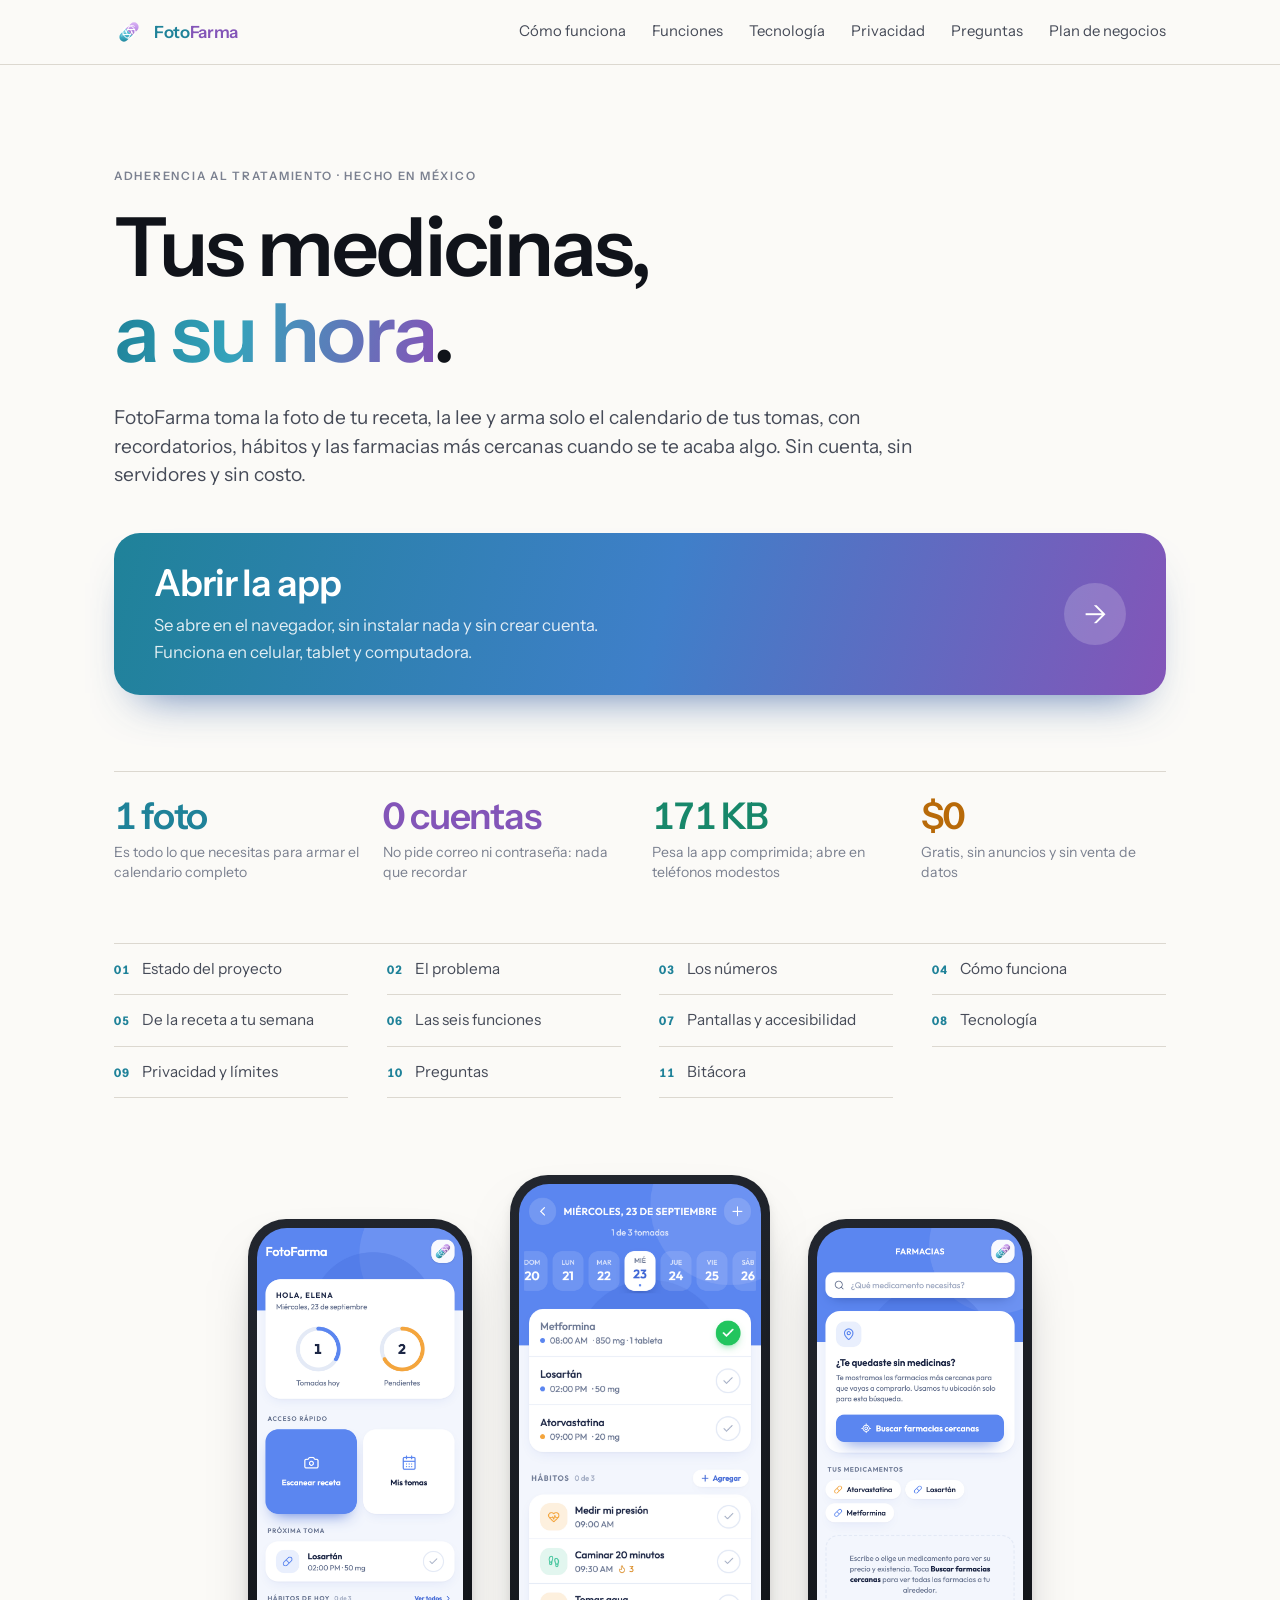
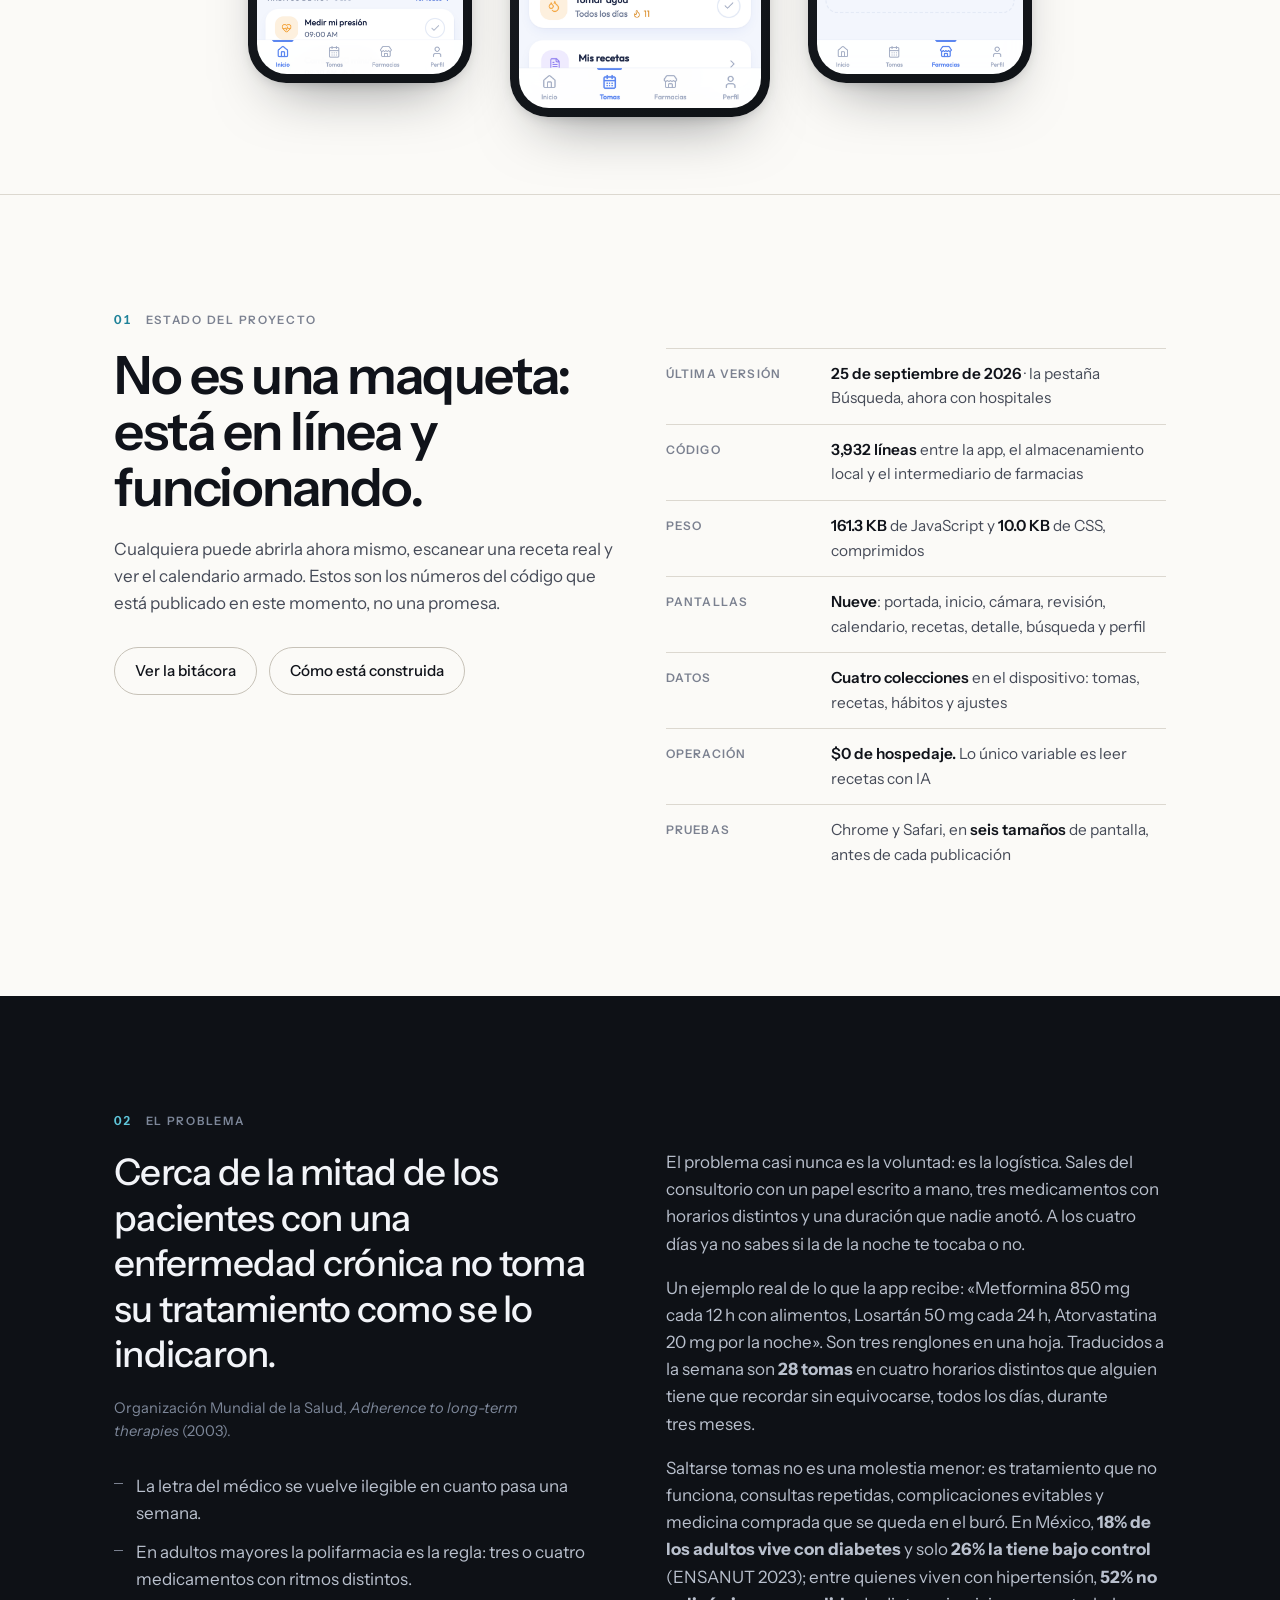
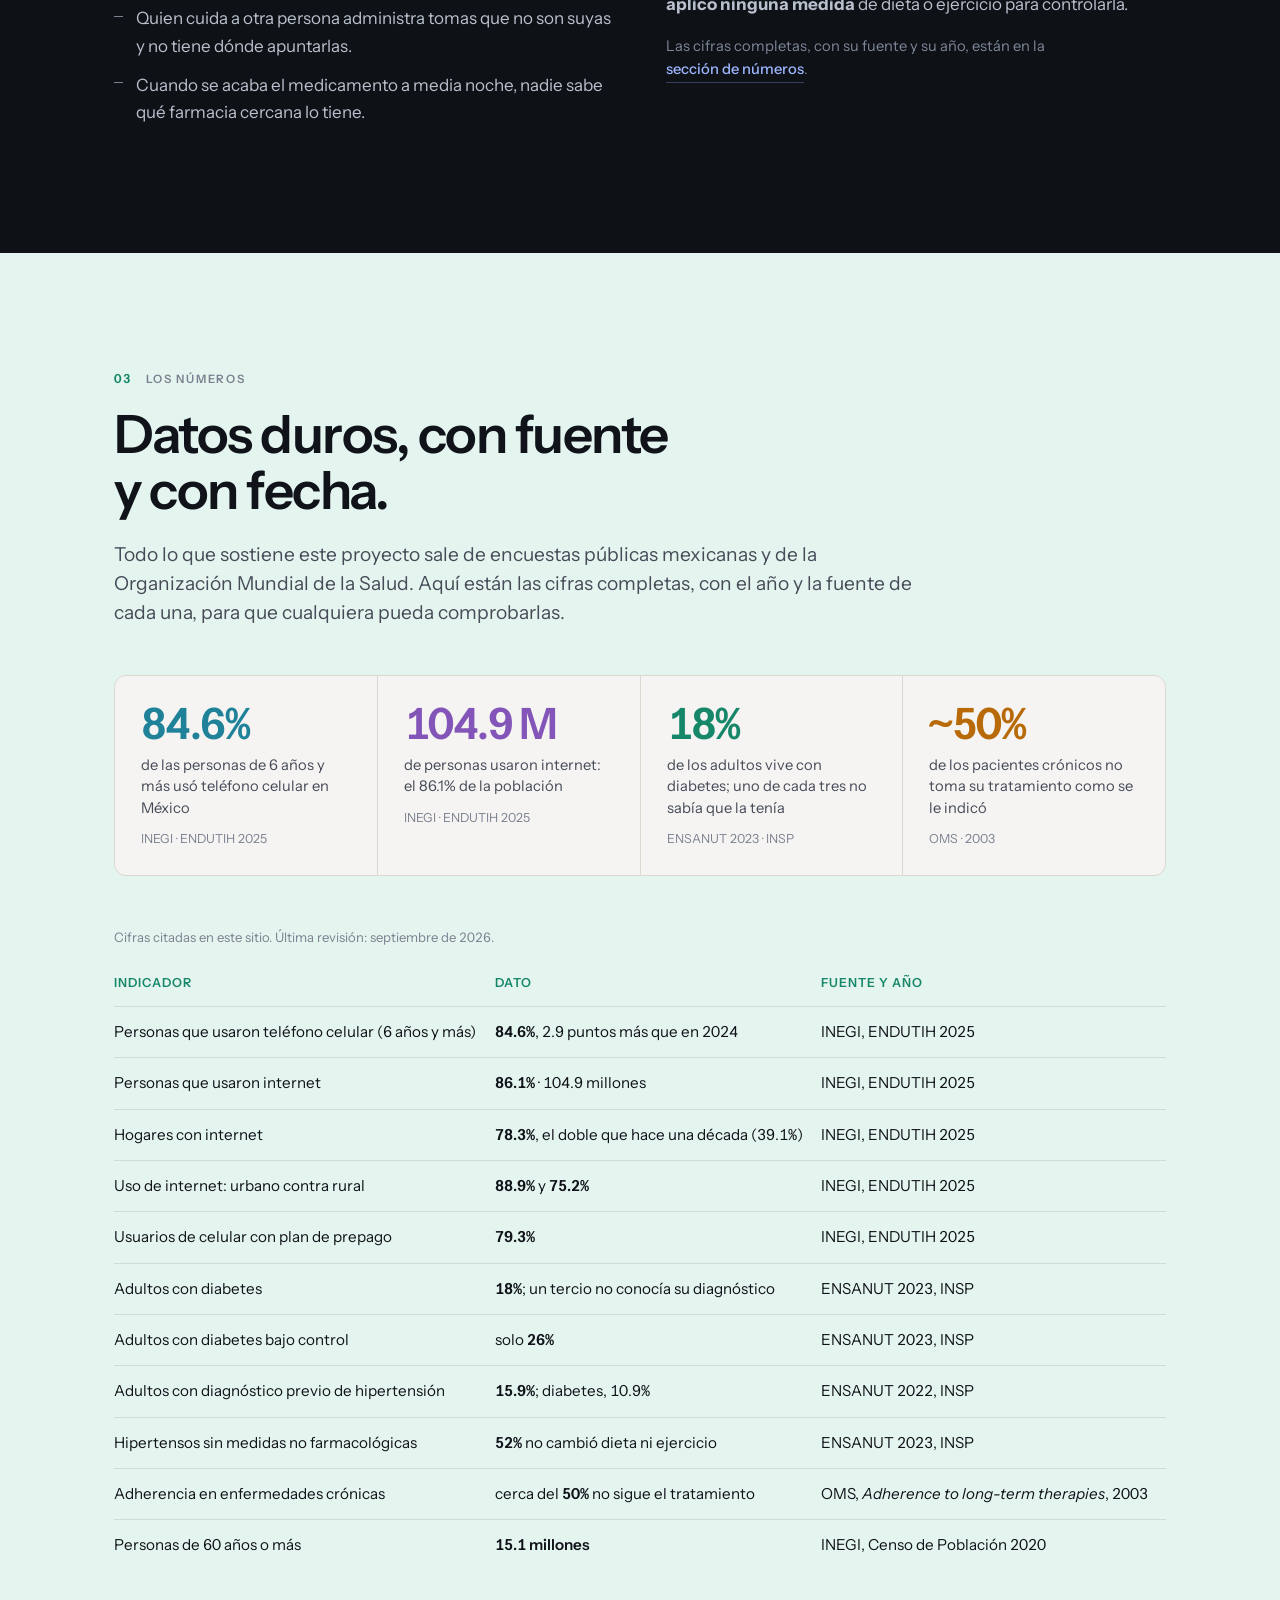
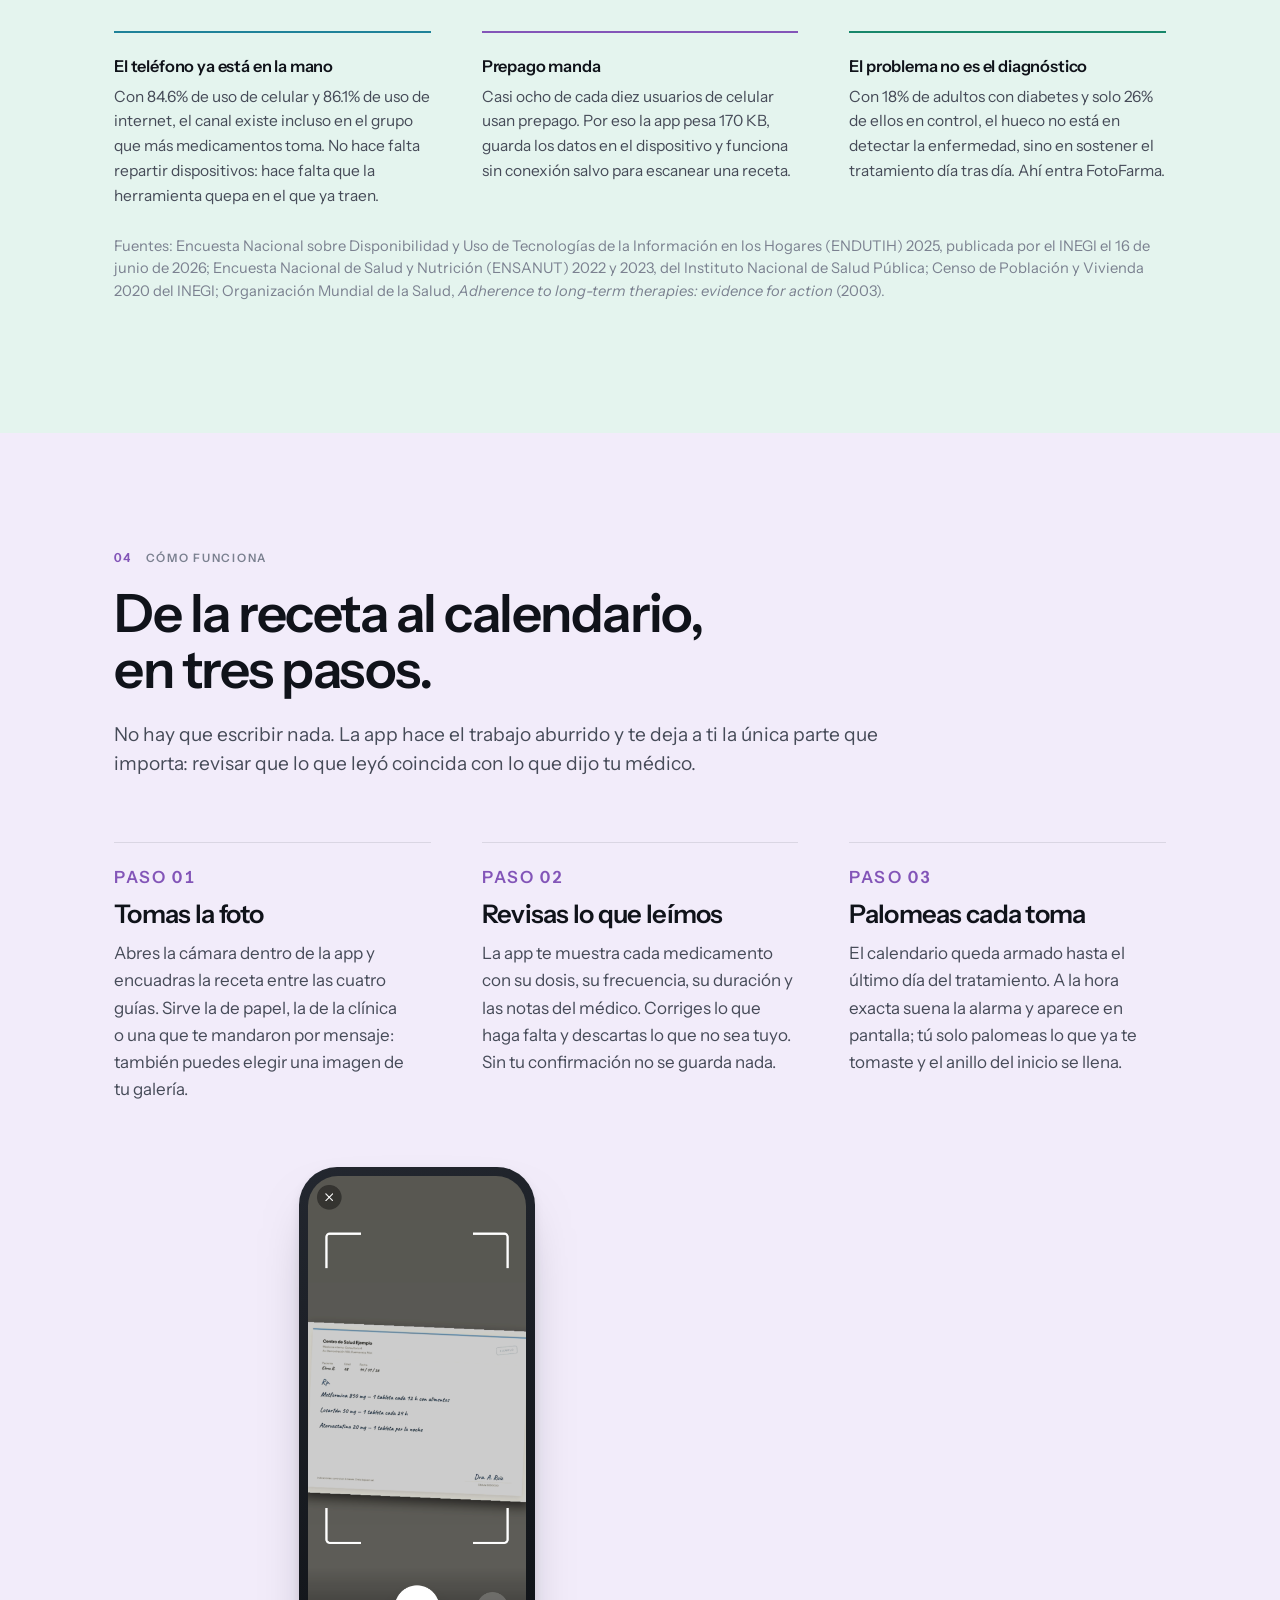
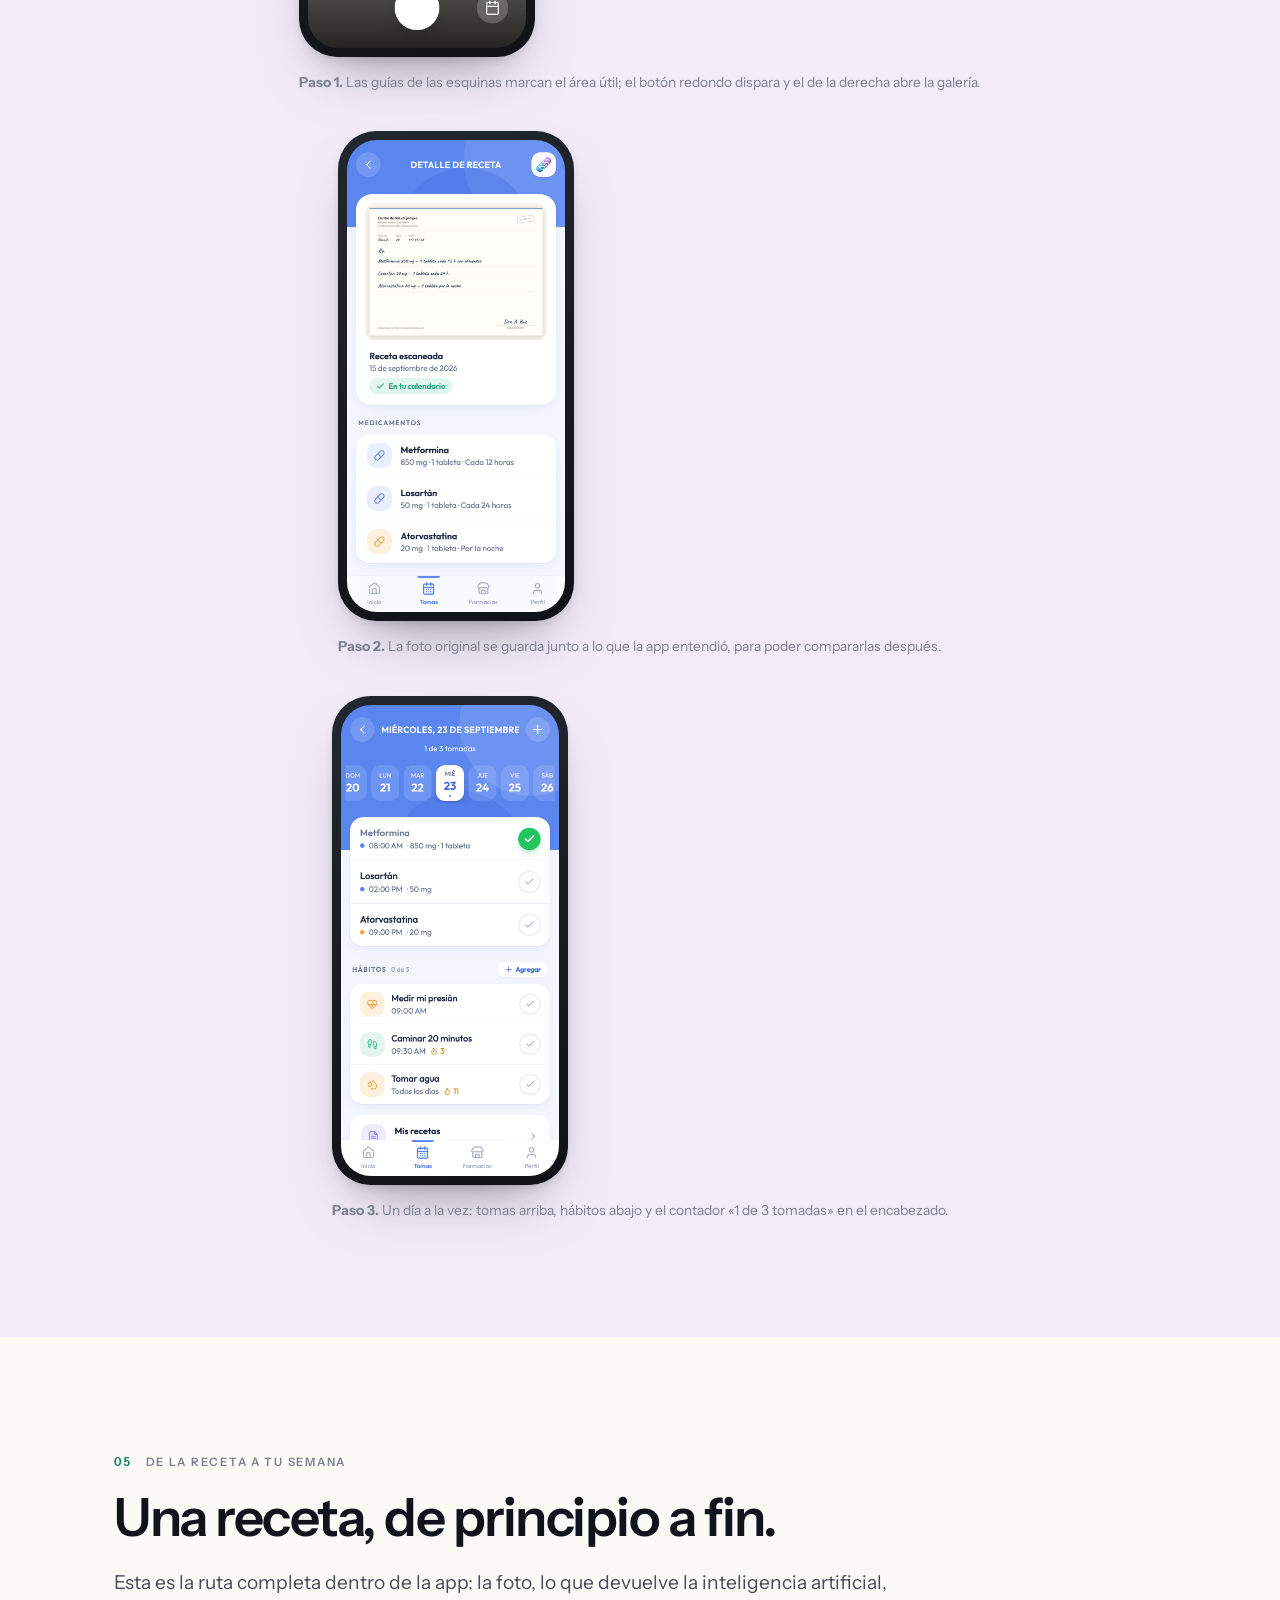
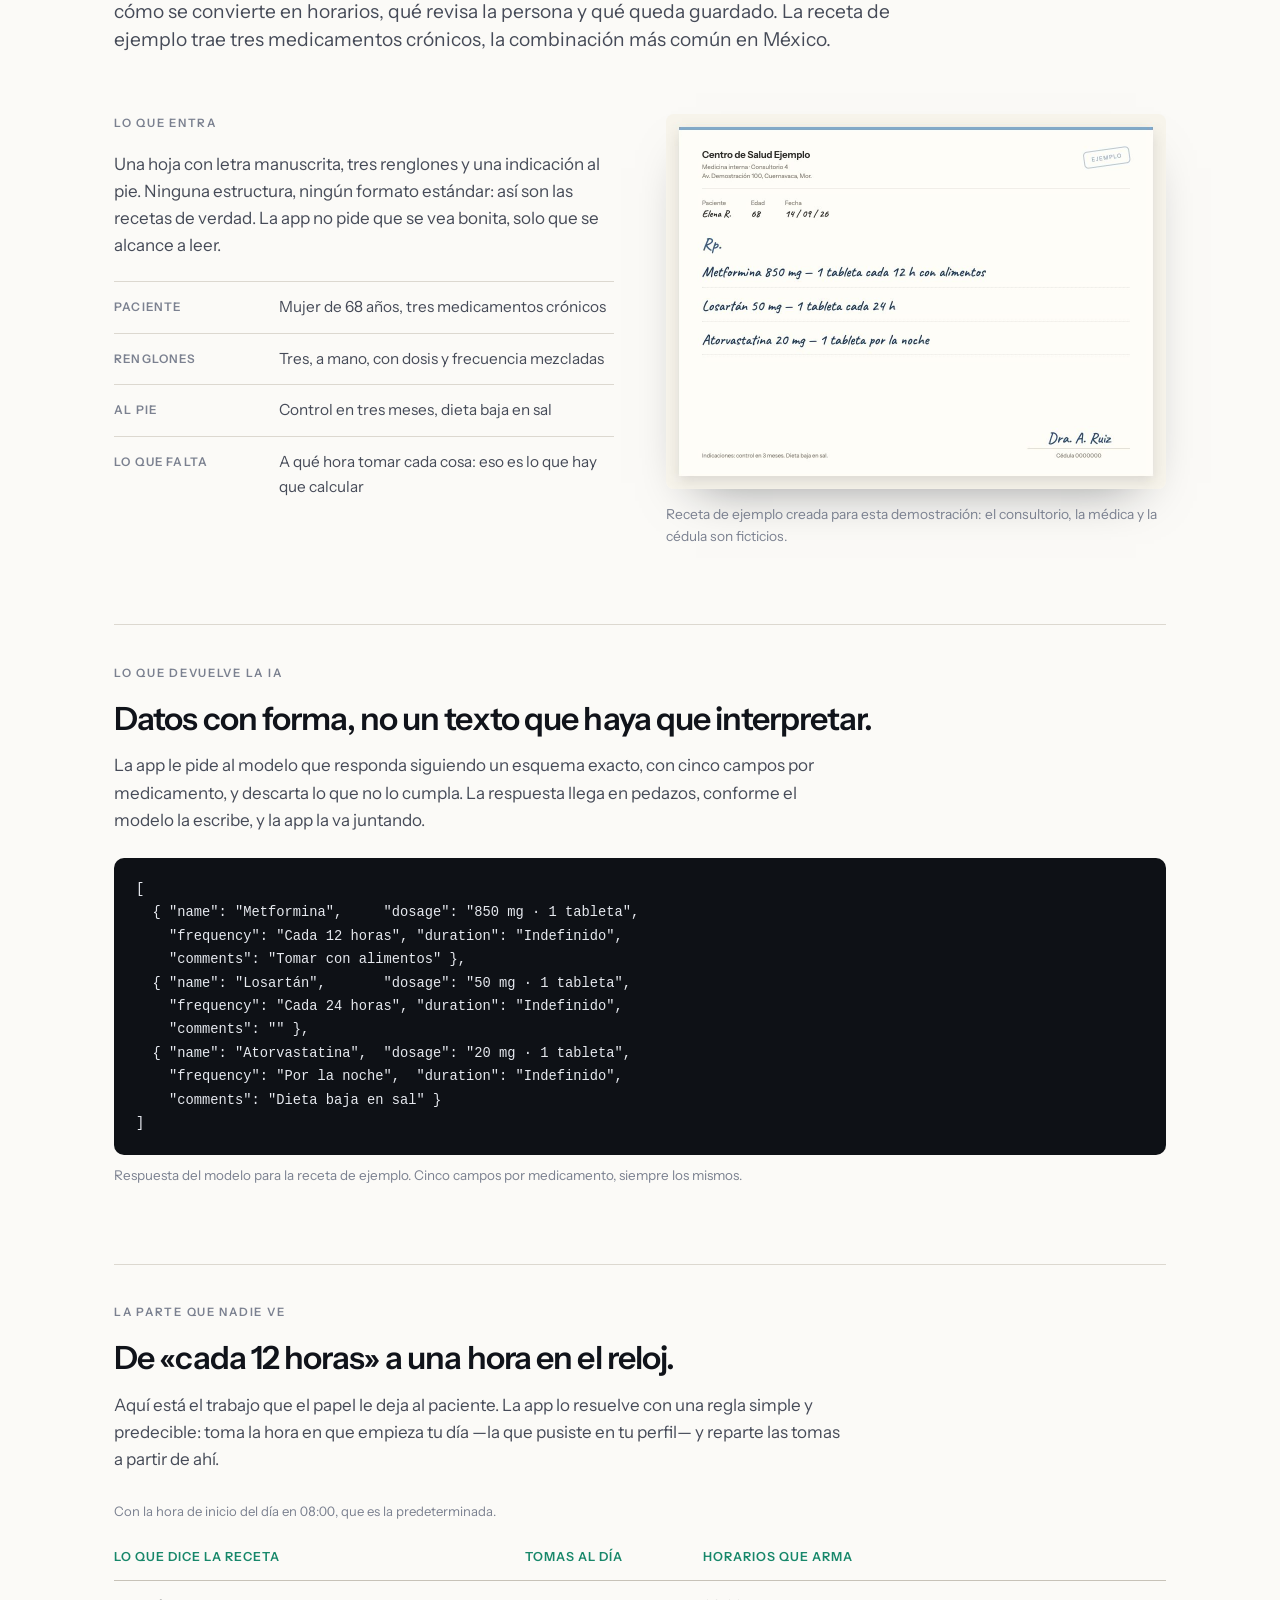
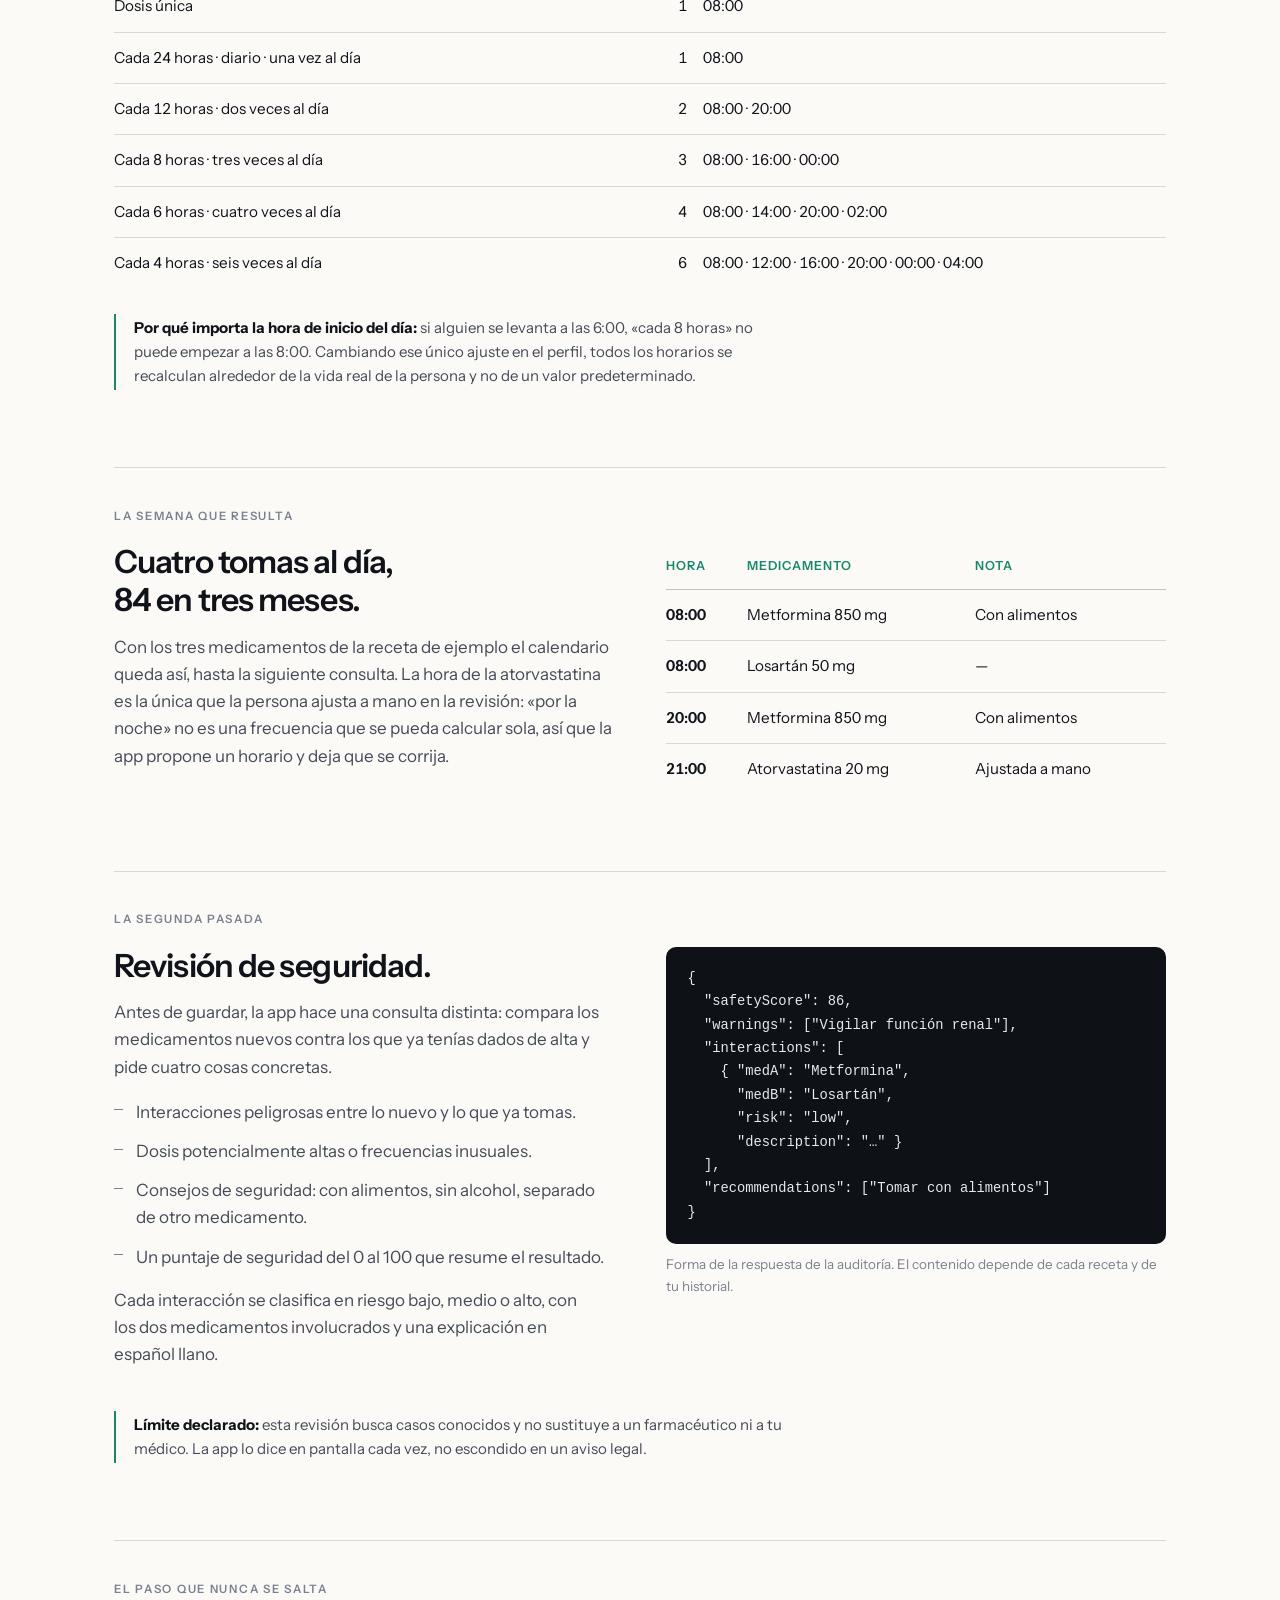
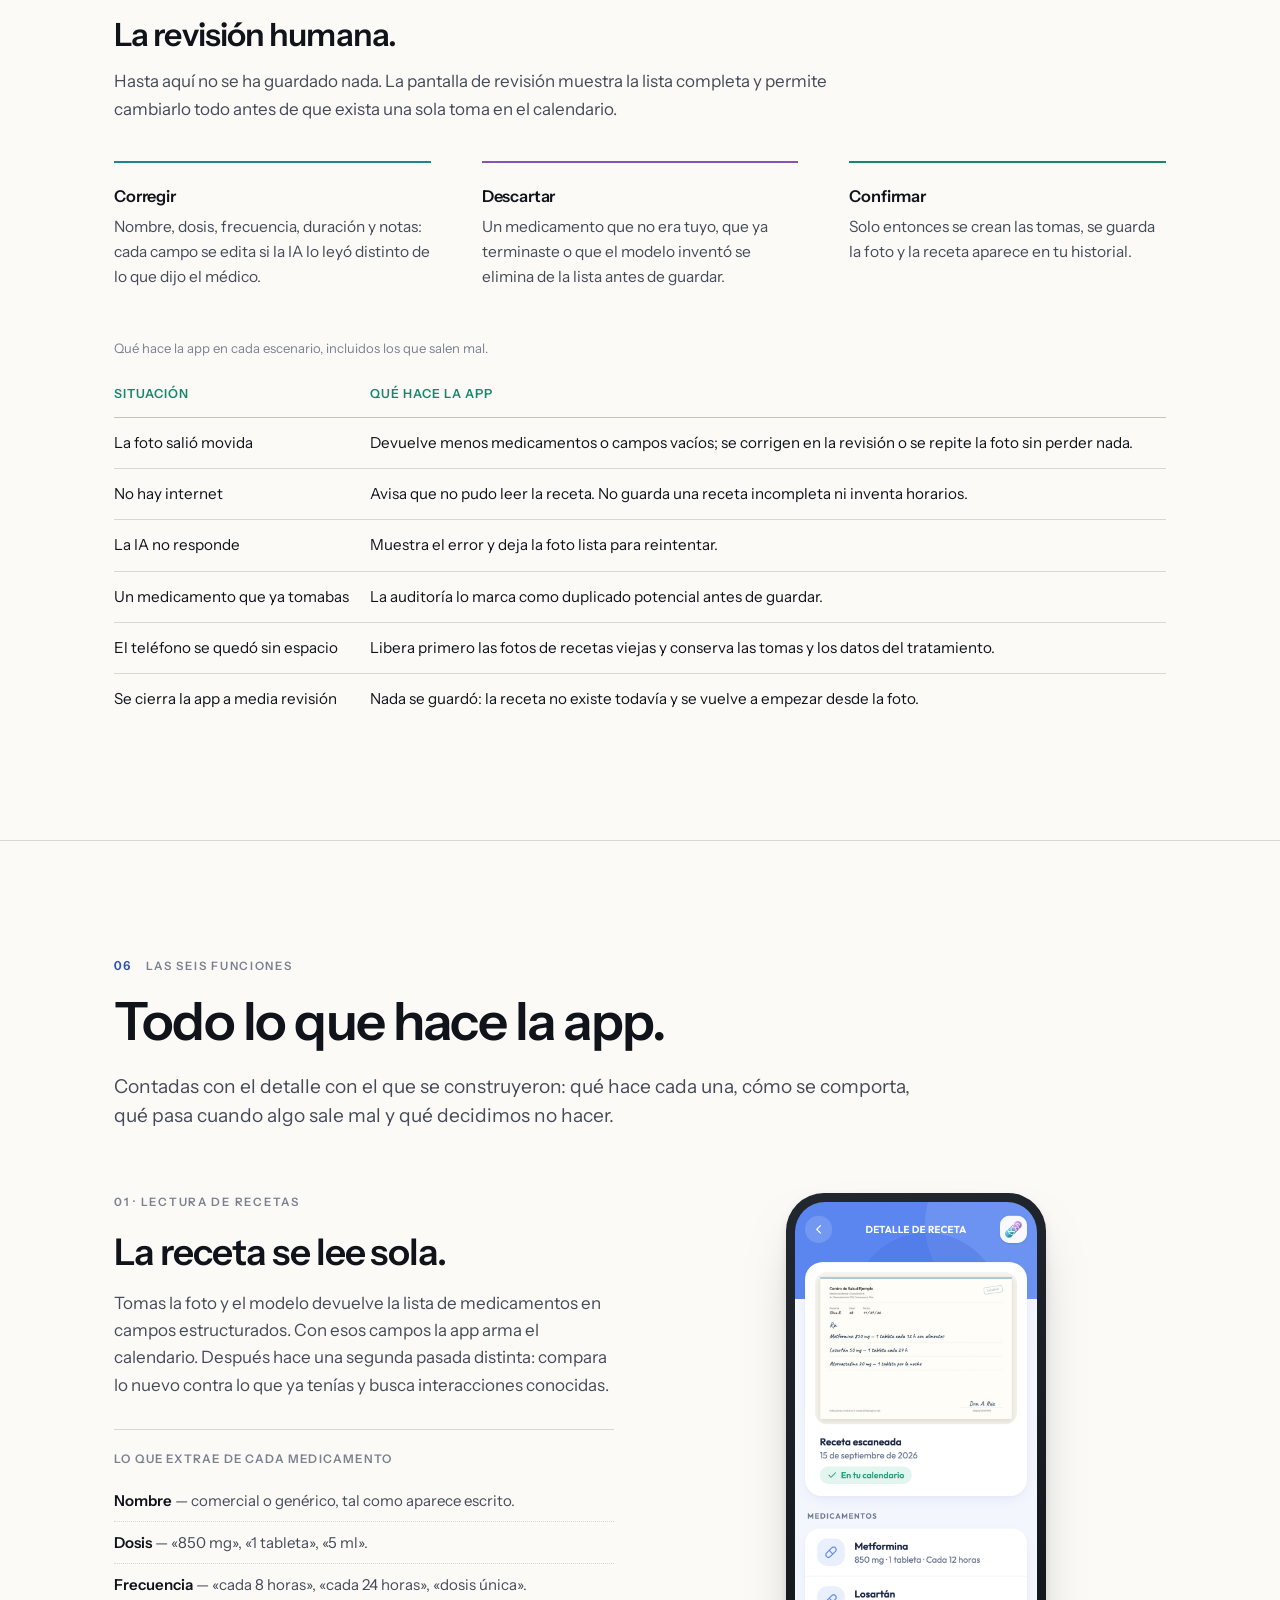
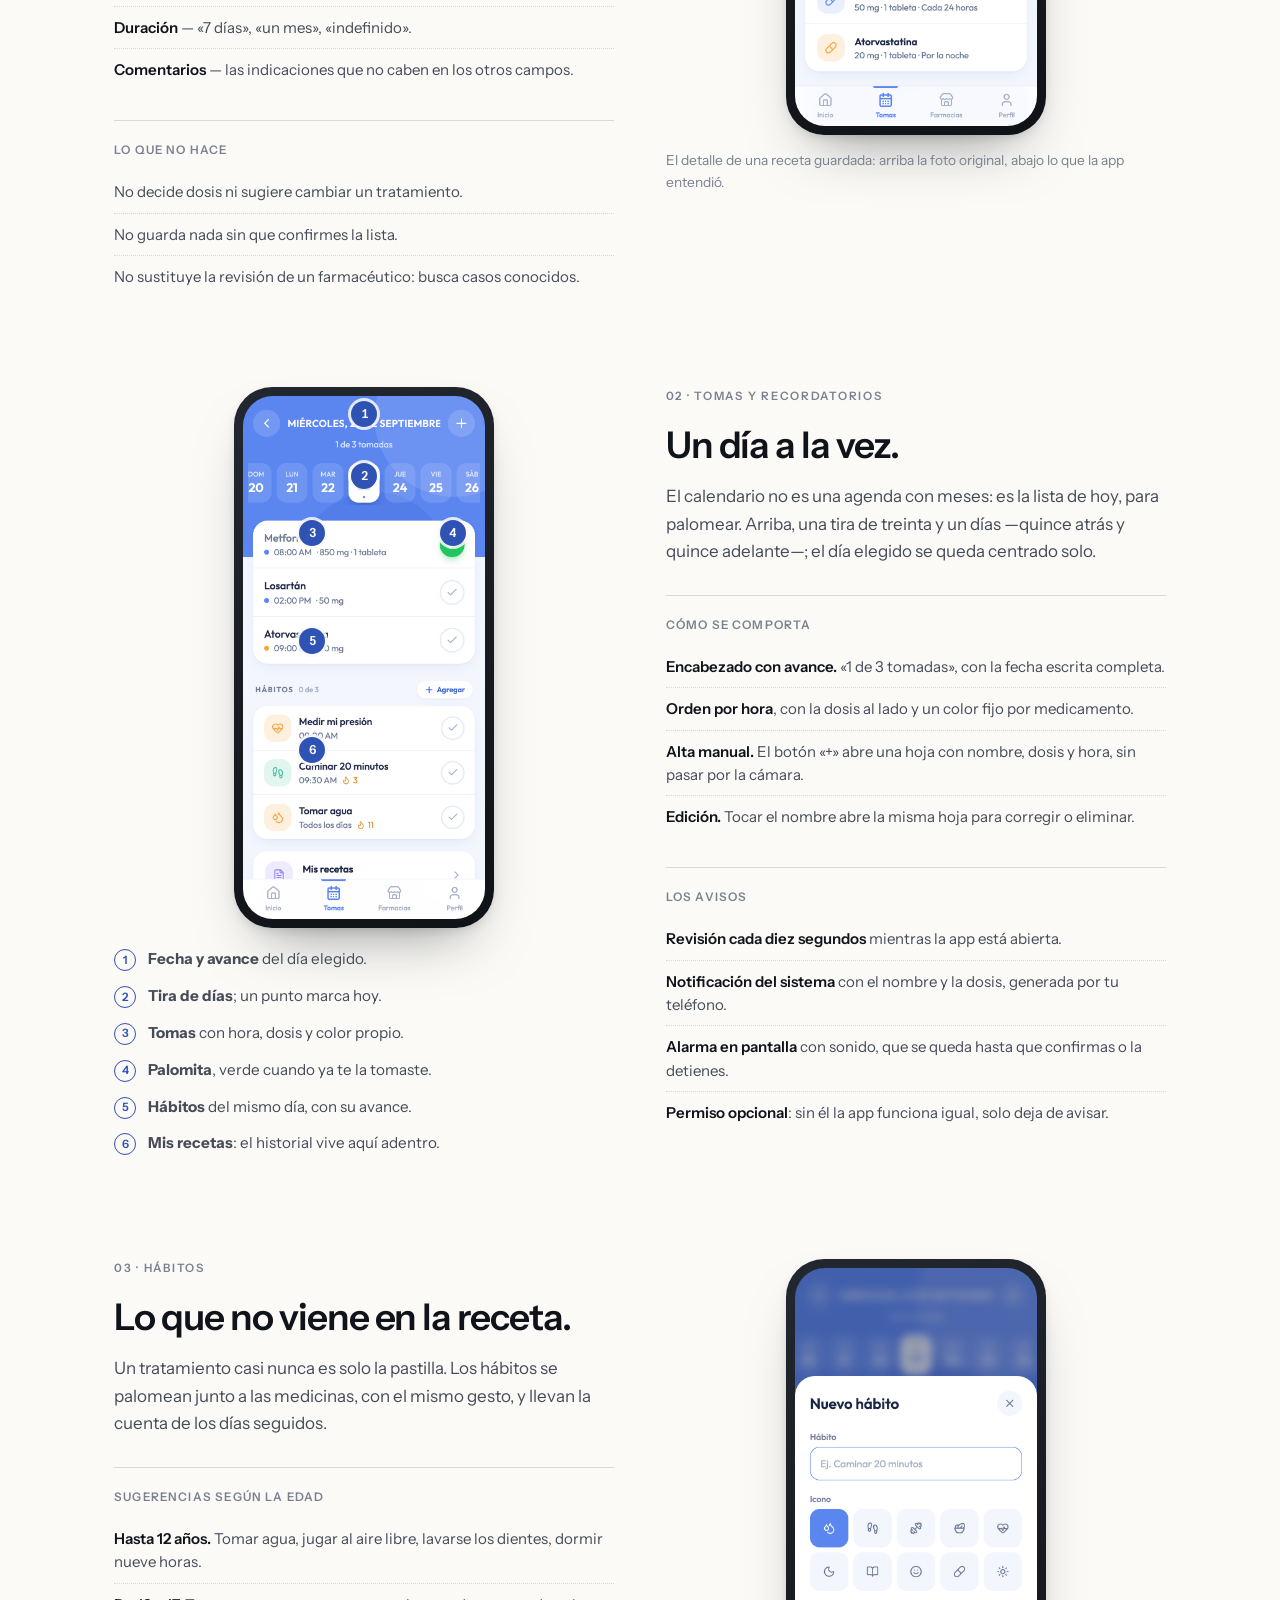
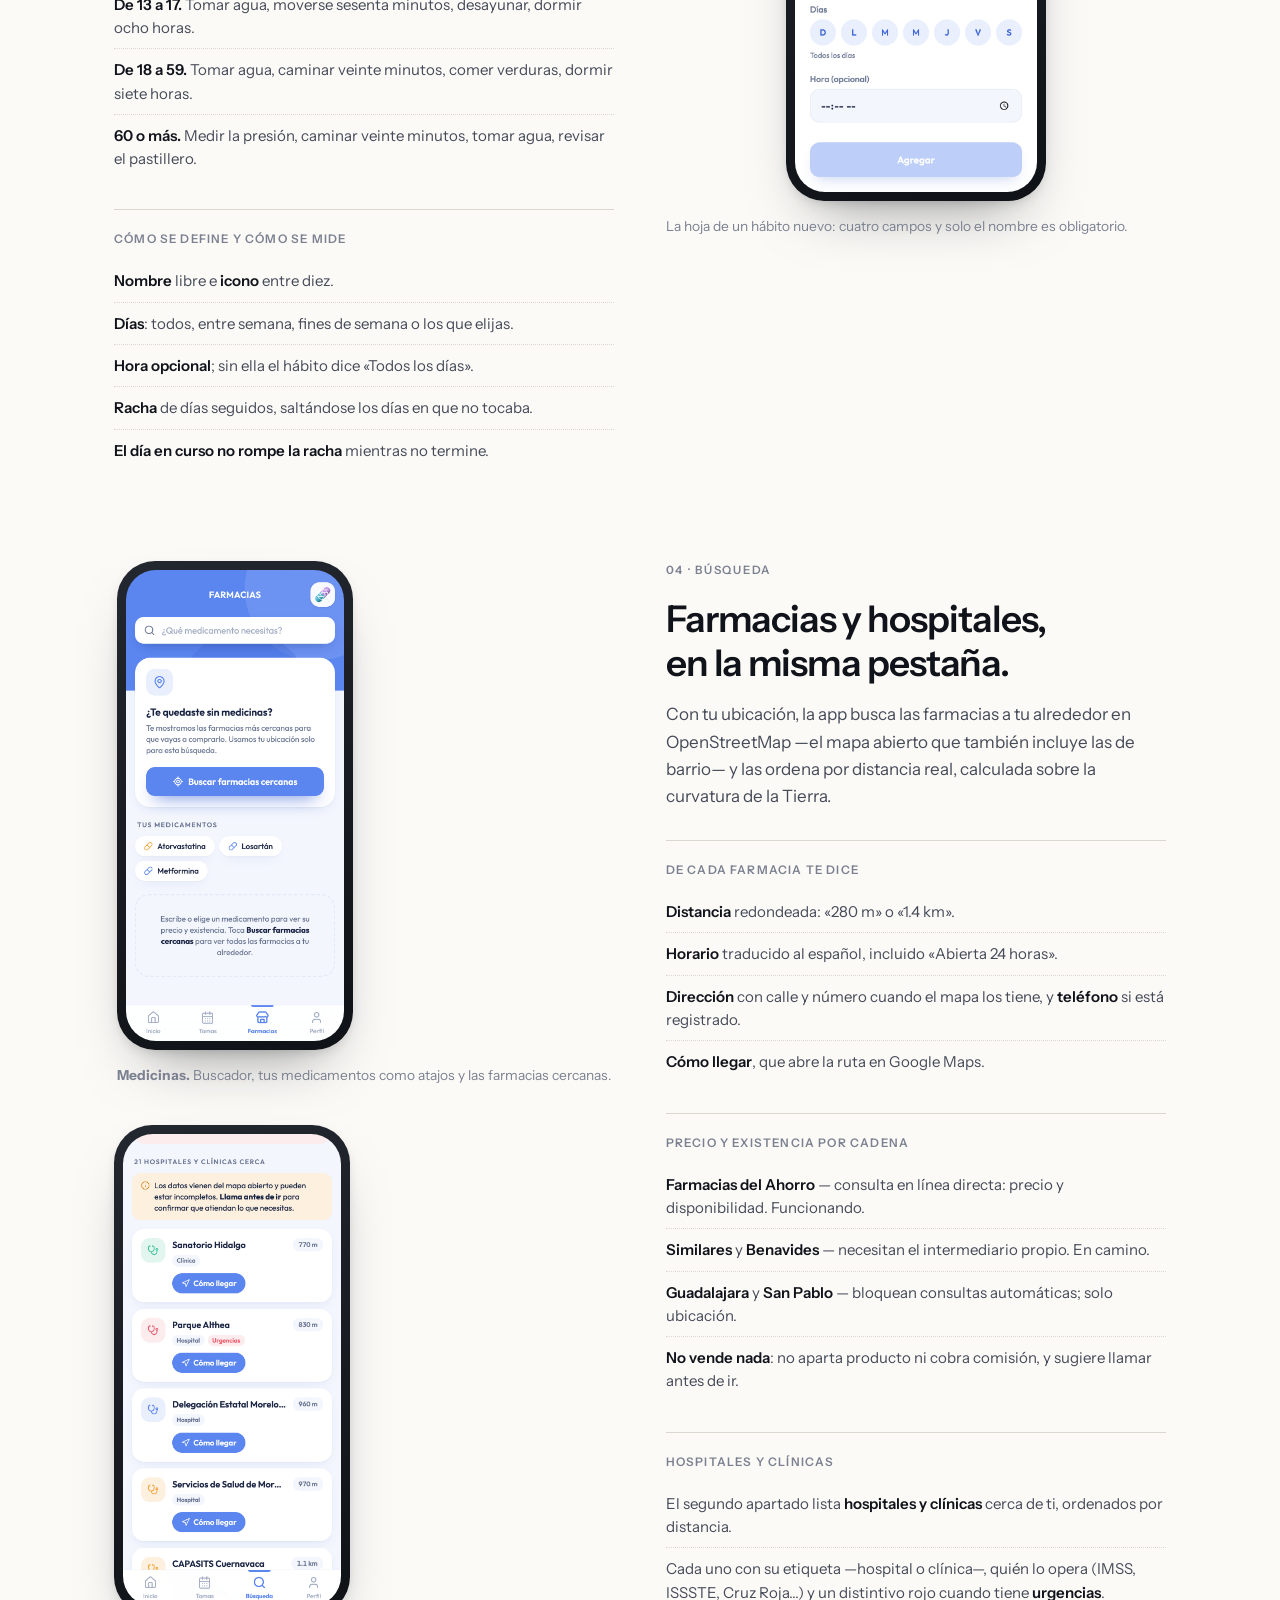
<file: index.html>
<!doctype html>
<html lang="es-MX">
<head>
<meta charset="utf-8">
<meta name="viewport" content="width=device-width, initial-scale=1">
<title>FotoFarma — Tus medicinas, a su hora</title>
<meta name="description" content="FotoFarma convierte la foto de una receta médica en un calendario de tomas con recordatorios, hábitos por edad y búsqueda de farmacias cercanas. Sin cuenta y sin servidores.">
<meta name="theme-color" content="#fbfaf7">
<link rel="icon" href="assets/img/marca.svg" type="image/svg+xml">
<meta property="og:title" content="FotoFarma — Tus medicinas, a su hora">
<meta property="og:description" content="FotoFarma convierte la foto de una receta médica en un calendario de tomas con recordatorios, hábitos por edad y búsqueda de farmacias cercanas. Sin cuenta y sin servidores.">
<meta property="og:type" content="website">
<link rel="preconnect" href="https://fonts.googleapis.com">
<link rel="preconnect" href="https://fonts.gstatic.com" crossorigin>
<link href="https://fonts.googleapis.com/css2?family=Instrument+Sans:ital,wght@0,400;0,500;0,600;1,400&display=swap" rel="stylesheet">
<link rel="stylesheet" href="assets/estilos.css">
</head>
<body>

<header class="nav no-imprimir">
  <div class="nav-caja">
    <a class="marca" href="./"><img src="assets/img/marca.svg" alt=""> <span><span class="w-foto">Foto</span><span class="w-farma">Farma</span></span></a>
    <nav class="nav-enlaces" aria-label="Principal">
      <a href="#como">Cómo funciona</a>
      <a class="solo-movil" href="#funciones">Funciones</a>
      <a href="#tecnologia">Tecnología</a>
      <a href="#privacidad">Privacidad</a>
      <a href="#preguntas">Preguntas</a>
      <a class="solo-movil" href="plan-de-negocios.html">Plan de negocios</a>
    </nav>
  </div>
</header>

<main>

<section class="portada">
  <div class="envoltura">
    <p class="rotulo">Adherencia al tratamiento · Hecho en México</p>
    <h1>Tus medicinas,<br><span class="acento">a su hora</span>.</h1>
    <p class="entrada">
      FotoFarma toma la foto de tu receta, la lee y arma solo el calendario de tus tomas,
      con recordatorios, hábitos y las farmacias más cercanas cuando se te acaba algo.
      Sin cuenta, sin servidores y sin costo.
    </p>
    <a class="boton-grande" href="https://strattpllaner.github.io/Fotofarma2/">
      <span class="bg-texto">
        <span class="bg-titulo">Abrir la app</span>
        <span class="bg-sub">Se abre en el navegador, sin instalar nada y sin crear cuenta. Funciona en celular, tablet y computadora.</span>
      </span>
      <span class="bg-flecha" aria-hidden="true">→</span>
    </a>

    <div class="dato-fila">
      <div class="dato"><b>1 foto</b><span>Es todo lo que necesitas para armar el calendario completo</span></div>
      <div class="dato"><b>0 cuentas</b><span>No pide correo ni contraseña: nada que recordar</span></div>
      <div class="dato"><b>171 KB</b><span>Pesa la app comprimida; abre en teléfonos modestos</span></div>
      <div class="dato"><b>$0</b><span>Gratis, sin anuncios y sin venta de datos</span></div>
    </div>

    <ol class="agenda">
      <li><a href="#estado"><b>01</b> Estado del proyecto</a></li>
      <li><a href="#problema"><b>02</b> El problema</a></li>
      <li><a href="#cifras"><b>03</b> Los números</a></li>
      <li><a href="#como"><b>04</b> Cómo funciona</a></li>
      <li><a href="#paso"><b>05</b> De la receta a tu semana</a></li>
      <li><a href="#funciones"><b>06</b> Las seis funciones</a></li>
      <li><a href="#diseno"><b>07</b> Pantallas y accesibilidad</a></li>
      <li><a href="#tecnologia"><b>08</b> Tecnología</a></li>
      <li><a href="#privacidad"><b>09</b> Privacidad y límites</a></li>
      <li><a href="#preguntas"><b>10</b> Preguntas</a></li>
      <li><a href="#bitacora"><b>11</b> Bitácora</a></li>
    </ol>
  </div>

  <div class="telefonos">
    <div class="telefono secundario"><img src="assets/img/app-inicio.png" alt="Pantalla de inicio de FotoFarma con los anillos de tomas del día" width="780" height="1688"></div>
    <div class="telefono"><img src="assets/img/app-calendario.png" alt="Calendario de tomas y hábitos del día" width="780" height="1688"></div>
    <div class="telefono secundario"><img src="assets/img/app-farmacias.png" alt="Buscador de farmacias cercanas" width="780" height="1688" loading="lazy"></div>
  </div>
</section>

<section class="filo c-agua" id="estado">
  <div class="envoltura">
    <div class="seccion-num"><b>01</b><span>Estado del proyecto</span></div>
    <div class="rejilla rejilla-2 arriba">
      <div>
        <h2>No es una maqueta:<br>está en línea y funcionando.</h2>
        <p style="margin-top:20px;color:var(--tinta-70);max-width:52ch">
          Cualquiera puede abrirla ahora mismo, escanear una receta real y ver el calendario armado.
          Estos son los números del código que está publicado en este momento, no una promesa.
        </p>
        <div class="boton-fila">
          <a class="boton claro" href="#bitacora">Ver la bitácora</a>
          <a class="boton claro" href="#tecnologia">Cómo está construida</a>
        </div>
      </div>
      <div>
        <ul class="especificaciones">
          <li><span class="clave">Última versión</span><span class="valor"><b>25 de septiembre de 2026</b> · la pestaña Búsqueda, ahora con hospitales</span></li>
          <li><span class="clave">Código</span><span class="valor"><b>3,932 líneas</b> entre la app, el almacenamiento local y el intermediario de farmacias</span></li>
          <li><span class="clave">Peso</span><span class="valor"><b>161.3 KB</b> de JavaScript y <b>10.0 KB</b> de CSS, comprimidos</span></li>
          <li><span class="clave">Pantallas</span><span class="valor"><b>Nueve</b>: portada, inicio, cámara, revisión, calendario, recetas, detalle, búsqueda y perfil</span></li>
          <li><span class="clave">Datos</span><span class="valor"><b>Cuatro colecciones</b> en el dispositivo: tomas, recetas, hábitos y ajustes</span></li>
          <li><span class="clave">Operación</span><span class="valor"><b>$0 de hospedaje.</b> Lo único variable es leer recetas con IA</span></li>
          <li><span class="clave">Pruebas</span><span class="valor">Chrome y Safari, en <b>seis tamaños</b> de pantalla, antes de cada publicación</span></li>
        </ul>
      </div>
    </div>
  </div>
</section>

<section class="noche c-agua" id="problema">
  <div class="envoltura">
    <div class="seccion-num"><b>02</b><span>El problema</span></div>
    <div class="rejilla rejilla-2 arriba">
      <div>
        <blockquote class="cita">
          Cerca de la mitad de los pacientes con una enfermedad crónica no toma su tratamiento como se lo indicaron.
        </blockquote>
        <p class="chico" style="margin-top:20px;color:#7d8799">
          Organización Mundial de la Salud, <i>Adherence to long-term therapies</i> (2003).
        </p>
        <ul class="lista-marca" style="margin-top:30px">
          <li>La letra del médico se vuelve ilegible en cuanto pasa una semana.</li>
          <li>En adultos mayores la polifarmacia es la regla: tres o cuatro medicamentos con ritmos distintos.</li>
          <li>Quien cuida a otra persona administra tomas que no son suyas y no tiene dónde apuntarlas.</li>
          <li>Cuando se acaba el medicamento a media noche, nadie sabe qué farmacia cercana lo tiene.</li>
        </ul>
      </div>
      <div>
        <p>
          El problema casi nunca es la voluntad: es la logística. Sales del consultorio con un papel
          escrito a mano, tres medicamentos con horarios distintos y una duración que nadie anotó.
          A los cuatro días ya no sabes si la de la noche te tocaba o no.
        </p>
        <p>
          Un ejemplo real de lo que la app recibe: «Metformina 850 mg cada 12 h con alimentos,
          Losartán 50 mg cada 24 h, Atorvastatina 20 mg por la noche». Son tres renglones en una hoja.
          Traducidos a la semana son <b>28 tomas</b> en cuatro horarios distintos que alguien tiene
          que recordar sin equivocarse, todos los días, durante tres meses.
        </p>
        <p>
          Saltarse tomas no es una molestia menor: es tratamiento que no funciona, consultas repetidas,
          complicaciones evitables y medicina comprada que se queda en el buró. En México,
          <b>18% de los adultos vive con diabetes</b> y solo <b>26% la tiene bajo control</b>
          (ENSANUT 2023); entre quienes viven con hipertensión, <b>52% no aplicó ninguna medida</b>
          de dieta o ejercicio para controlarla.
        </p>
        <p class="chico" style="color:#7d8799">
          Las cifras completas, con su fuente y su año, están en la
          <a class="enlace" href="#cifras">sección de números</a>.
        </p>
      </div>
    </div>
  </div>
</section>

<section class="tenue c-menta" id="cifras">
  <div class="envoltura">
    <div class="seccion-num"><b>03</b><span>Los números</span></div>
    <h2>Datos duros, con fuente<br>y con fecha.</h2>
    <p class="entrada" style="margin-top:22px">
      Todo lo que sostiene este proyecto sale de encuestas públicas mexicanas y de la Organización
      Mundial de la Salud. Aquí están las cifras completas, con el año y la fuente de cada una,
      para que cualquiera pueda comprobarlas.
    </p>

    <div class="cifras">
      <div class="cifra-caja">
        <b>84.6%</b>
        <span>de las personas de 6 años y más usó teléfono celular en México</span>
        <em>INEGI · ENDUTIH 2025</em>
      </div>
      <div class="cifra-caja">
        <b>104.9 M</b>
        <span>de personas usaron internet: el 86.1% de la población</span>
        <em>INEGI · ENDUTIH 2025</em>
      </div>
      <div class="cifra-caja">
        <b>18%</b>
        <span>de los adultos vive con diabetes; uno de cada tres no sabía que la tenía</span>
        <em>ENSANUT 2023 · INSP</em>
      </div>
      <div class="cifra-caja">
        <b>~50%</b>
        <span>de los pacientes crónicos no toma su tratamiento como se le indicó</span>
        <em>OMS · 2003</em>
      </div>
    </div>

    <div class="tabla-caja" style="margin-top:clamp(36px,4vw,52px)">
      <table>
        <caption>Cifras citadas en este sitio. Última revisión: septiembre de 2026.</caption>
        <thead><tr><th scope="col">Indicador</th><th scope="col">Dato</th><th scope="col">Fuente y año</th></tr></thead>
        <tbody>
          <tr><td>Personas que usaron teléfono celular (6 años y más)</td><td><b>84.6%</b>, 2.9 puntos más que en 2024</td><td>INEGI, ENDUTIH 2025</td></tr>
          <tr><td>Personas que usaron internet</td><td><b>86.1%</b> · 104.9 millones</td><td>INEGI, ENDUTIH 2025</td></tr>
          <tr><td>Hogares con internet</td><td><b>78.3%</b>, el doble que hace una década (39.1%)</td><td>INEGI, ENDUTIH 2025</td></tr>
          <tr><td>Uso de internet: urbano contra rural</td><td><b>88.9%</b> y <b>75.2%</b></td><td>INEGI, ENDUTIH 2025</td></tr>
          <tr><td>Usuarios de celular con plan de prepago</td><td><b>79.3%</b></td><td>INEGI, ENDUTIH 2025</td></tr>
          <tr><td>Adultos con diabetes</td><td><b>18%</b>; un tercio no conocía su diagnóstico</td><td>ENSANUT 2023, INSP</td></tr>
          <tr><td>Adultos con diabetes bajo control</td><td>solo <b>26%</b></td><td>ENSANUT 2023, INSP</td></tr>
          <tr><td>Adultos con diagnóstico previo de hipertensión</td><td><b>15.9%</b>; diabetes, 10.9%</td><td>ENSANUT 2022, INSP</td></tr>
          <tr><td>Hipertensos sin medidas no farmacológicas</td><td><b>52%</b> no cambió dieta ni ejercicio</td><td>ENSANUT 2023, INSP</td></tr>
          <tr><td>Adherencia en enfermedades crónicas</td><td>cerca del <b>50%</b> no sigue el tratamiento</td><td>OMS, <i>Adherence to long-term therapies</i>, 2003</td></tr>
          <tr><td>Personas de 60 años o más</td><td><b>15.1 millones</b></td><td>INEGI, Censo de Población 2020</td></tr>
        </tbody>
      </table>
    </div>

    <div class="rejilla rejilla-3 fichas-color" style="margin-top:clamp(40px,5vw,60px)">
      <div class="ficha">
        <h4>El teléfono ya está en la mano</h4>
        <p>Con 84.6% de uso de celular y 86.1% de uso de internet, el canal existe incluso en el
        grupo que más medicamentos toma. No hace falta repartir dispositivos: hace falta que la
        herramienta quepa en el que ya traen.</p>
      </div>
      <div class="ficha">
        <h4>Prepago manda</h4>
        <p>Casi ocho de cada diez usuarios de celular usan prepago. Por eso la app pesa 170 KB,
        guarda los datos en el dispositivo y funciona sin conexión salvo para escanear una receta.</p>
      </div>
      <div class="ficha">
        <h4>El problema no es el diagnóstico</h4>
        <p>Con 18% de adultos con diabetes y solo 26% de ellos en control, el hueco no está en
        detectar la enfermedad, sino en sostener el tratamiento día tras día. Ahí entra FotoFarma.</p>
      </div>
    </div>

    <p class="chico" style="margin-top:26px">
      Fuentes: Encuesta Nacional sobre Disponibilidad y Uso de Tecnologías de la Información en los
      Hogares (ENDUTIH) 2025, publicada por el INEGI el 16 de junio de 2026; Encuesta Nacional de
      Salud y Nutrición (ENSANUT) 2022 y 2023, del Instituto Nacional de Salud Pública; Censo de
      Población y Vivienda 2020 del INEGI; Organización Mundial de la Salud, <i>Adherence to
      long-term therapies: evidence for action</i> (2003).
    </p>
  </div>
</section>

<section class="tenue c-lila" id="como">
  <div class="envoltura">
    <div class="seccion-num"><b>04</b><span>Cómo funciona</span></div>
    <h2>De la receta al calendario,<br>en tres pasos.</h2>
    <p class="entrada" style="margin-top:22px">
      No hay que escribir nada. La app hace el trabajo aburrido y te deja a ti la única parte
      que importa: revisar que lo que leyó coincida con lo que dijo tu médico.
    </p>

    <div class="rejilla rejilla-3" style="margin-top:clamp(44px,5vw,68px)">
      <div class="paso revela">
        <span class="num">PASO 01</span>
        <h3>Tomas la foto</h3>
        <p>Abres la cámara dentro de la app y encuadras la receta entre las cuatro guías. Sirve la de papel, la de la clínica o una que te mandaron por mensaje: también puedes elegir una imagen de tu galería.</p>
      </div>
      <div class="paso revela">
        <span class="num">PASO 02</span>
        <h3>Revisas lo que leímos</h3>
        <p>La app te muestra cada medicamento con su dosis, su frecuencia, su duración y las notas del médico. Corriges lo que haga falta y descartas lo que no sea tuyo. Sin tu confirmación no se guarda nada.</p>
      </div>
      <div class="paso revela">
        <span class="num">PASO 03</span>
        <h3>Palomeas cada toma</h3>
        <p>El calendario queda armado hasta el último día del tratamiento. A la hora exacta suena la alarma y aparece en pantalla; tú solo palomeas lo que ya te tomaste y el anillo del inicio se llena.</p>
      </div>
    </div>

    <div class="telefonos trio" style="margin-top:clamp(40px,5vw,64px);padding-bottom:0">
      <figure class="figura">
        <div class="telefono"><img src="assets/img/app-camara.png" alt="Cámara de FotoFarma encuadrando una receta" width="780" height="1688" loading="lazy"></div>
        <figcaption><b>Paso 1.</b> Las guías de las esquinas marcan el área útil; el botón redondo dispara y el de la derecha abre la galería.</figcaption>
      </figure>
      <figure class="figura">
        <div class="telefono"><img src="assets/img/app-receta-detalle.png" alt="Detalle de la receta escaneada con sus medicamentos" width="780" height="1688" loading="lazy"></div>
        <figcaption><b>Paso 2.</b> La foto original se guarda junto a lo que la app entendió, para poder compararlas después.</figcaption>
      </figure>
      <figure class="figura">
        <div class="telefono"><img src="assets/img/app-calendario.png" alt="Calendario del día con tomas y hábitos" width="780" height="1688" loading="lazy"></div>
        <figcaption><b>Paso 3.</b> Un día a la vez: tomas arriba, hábitos abajo y el contador «1 de 3 tomadas» en el encabezado.</figcaption>
      </figure>
    </div>
  </div>
</section>

<section class="c-menta" id="paso">
  <div class="envoltura">
    <div class="seccion-num"><b>05</b><span>De la receta a tu semana</span></div>
    <h2>Una receta, de principio a fin.</h2>
    <p class="entrada" style="margin-top:22px">
      Esta es la ruta completa dentro de la app: la foto, lo que devuelve la inteligencia artificial,
      cómo se convierte en horarios, qué revisa la persona y qué queda guardado. La receta de ejemplo
      trae tres medicamentos crónicos, la combinación más común en México.
    </p>

    <div class="rejilla rejilla-2 arriba" style="margin-top:clamp(40px,5vw,60px)">
      <div>
        <p class="rotulo">Lo que entra</p>
        <p style="color:var(--tinta-70)">
          Una hoja con letra manuscrita, tres renglones y una indicación al pie. Ninguna estructura,
          ningún formato estándar: así son las recetas de verdad. La app no pide que se vea bonita,
          solo que se alcance a leer.
        </p>
        <ul class="especificaciones" style="margin-top:22px">
          <li><span class="clave">Paciente</span><span class="valor">Mujer de 68 años, tres medicamentos crónicos</span></li>
          <li><span class="clave">Renglones</span><span class="valor">Tres, a mano, con dosis y frecuencia mezcladas</span></li>
          <li><span class="clave">Al pie</span><span class="valor">Control en tres meses, dieta baja en sal</span></li>
          <li><span class="clave">Lo que falta</span><span class="valor">A qué hora tomar cada cosa: eso es lo que hay que calcular</span></li>
        </ul>
      </div>
      <figure class="figura">
        <img src="assets/img/receta-ejemplo.jpg" alt="Receta médica de ejemplo con tres medicamentos escritos a mano" width="1000" height="750" loading="lazy" style="border-radius:8px;box-shadow:0 24px 50px -30px rgba(16,19,26,.5)">
        <figcaption>Receta de ejemplo creada para esta demostración: el consultorio, la médica y la cédula son ficticios.</figcaption>
      </figure>
    </div>

    <div class="sub">
      <p class="rotulo">Lo que devuelve la IA</p>
      <h3 style="font-size:clamp(1.5rem,2.6vw,2rem)">Datos con forma, no un texto que haya que interpretar.</h3>
      <p style="margin-top:14px;color:var(--tinta-70);max-width:66ch">
        La app le pide al modelo que responda siguiendo un esquema exacto, con cinco campos por
        medicamento, y descarta lo que no lo cumpla. La respuesta llega en pedazos, conforme el
        modelo la escribe, y la app la va juntando.
      </p>
      <pre class="codigo">[
  { "name": "Metformina",     "dosage": "850 mg · 1 tableta",
    "frequency": "Cada 12 horas", "duration": "Indefinido",
    "comments": "Tomar con alimentos" },
  { "name": "Losartán",       "dosage": "50 mg · 1 tableta",
    "frequency": "Cada 24 horas", "duration": "Indefinido",
    "comments": "" },
  { "name": "Atorvastatina",  "dosage": "20 mg · 1 tableta",
    "frequency": "Por la noche",  "duration": "Indefinido",
    "comments": "Dieta baja en sal" }
]</pre>
      <p class="codigo-pie">Respuesta del modelo para la receta de ejemplo. Cinco campos por medicamento, siempre los mismos.</p>
    </div>

    <div class="sub">
      <p class="rotulo">La parte que nadie ve</p>
      <h3 style="font-size:clamp(1.5rem,2.6vw,2rem)">De «cada 12 horas» a una hora en el reloj.</h3>
      <p style="margin-top:14px;color:var(--tinta-70);max-width:66ch">
        Aquí está el trabajo que el papel le deja al paciente. La app lo resuelve con una regla
        simple y predecible: toma la hora en que empieza tu día —la que pusiste en tu perfil— y
        reparte las tomas a partir de ahí.
      </p>
      <div class="tabla-caja">
        <table>
          <caption>Con la hora de inicio del día en 08:00, que es la predeterminada.</caption>
          <thead><tr><th scope="col">Lo que dice la receta</th><th scope="col">Tomas al día</th><th scope="col">Horarios que arma</th></tr></thead>
          <tbody>
            <tr><td>Dosis única</td><td class="num-col">1</td><td>08:00</td></tr>
            <tr><td>Cada 24 horas · diario · una vez al día</td><td class="num-col">1</td><td>08:00</td></tr>
            <tr><td>Cada 12 horas · dos veces al día</td><td class="num-col">2</td><td>08:00 · 20:00</td></tr>
            <tr><td>Cada 8 horas · tres veces al día</td><td class="num-col">3</td><td>08:00 · 16:00 · 00:00</td></tr>
            <tr><td>Cada 6 horas · cuatro veces al día</td><td class="num-col">4</td><td>08:00 · 14:00 · 20:00 · 02:00</td></tr>
            <tr><td>Cada 4 horas · seis veces al día</td><td class="num-col">6</td><td>08:00 · 12:00 · 16:00 · 20:00 · 00:00 · 04:00</td></tr>
          </tbody>
        </table>
      </div>
      <div class="nota">
        <b>Por qué importa la hora de inicio del día:</b> si alguien se levanta a las 6:00, «cada 8 horas»
        no puede empezar a las 8:00. Cambiando ese único ajuste en el perfil, todos los horarios
        se recalculan alrededor de la vida real de la persona y no de un valor predeterminado.
      </div>
    </div>

    <div class="sub">
      <p class="rotulo">La semana que resulta</p>
      <div class="rejilla rejilla-2 arriba">
        <div>
          <h3 style="font-size:clamp(1.5rem,2.6vw,2rem)">Cuatro tomas al día,<br>84 en tres meses.</h3>
          <p style="margin-top:14px;color:var(--tinta-70)">
            Con los tres medicamentos de la receta de ejemplo el calendario queda así, hasta la
            siguiente consulta. La hora de la atorvastatina es la única que la persona ajusta a mano
            en la revisión: «por la noche» no es una frecuencia que se pueda calcular sola, así que
            la app propone un horario y deja que se corrija.
          </p>
        </div>
        <div class="tabla-caja" style="margin-top:0">
          <table>
            <thead><tr><th scope="col">Hora</th><th scope="col">Medicamento</th><th scope="col">Nota</th></tr></thead>
            <tbody>
              <tr><td><b>08:00</b></td><td>Metformina 850 mg</td><td>Con alimentos</td></tr>
              <tr><td><b>08:00</b></td><td>Losartán 50 mg</td><td>—</td></tr>
              <tr><td><b>20:00</b></td><td>Metformina 850 mg</td><td>Con alimentos</td></tr>
              <tr><td><b>21:00</b></td><td>Atorvastatina 20 mg</td><td>Ajustada a mano</td></tr>
            </tbody>
          </table>
        </div>
      </div>
    </div>

    <div class="sub">
      <p class="rotulo">La segunda pasada</p>
      <div class="rejilla rejilla-2 arriba">
        <div>
          <h3 style="font-size:clamp(1.5rem,2.6vw,2rem)">Revisión de seguridad.</h3>
          <p style="margin-top:14px;color:var(--tinta-70)">
            Antes de guardar, la app hace una consulta distinta: compara los medicamentos nuevos
            contra los que ya tenías dados de alta y pide cuatro cosas concretas.
          </p>
          <ul class="lista-marca" style="margin-top:18px">
            <li>Interacciones peligrosas entre lo nuevo y lo que ya tomas.</li>
            <li>Dosis potencialmente altas o frecuencias inusuales.</li>
            <li>Consejos de seguridad: con alimentos, sin alcohol, separado de otro medicamento.</li>
            <li>Un puntaje de seguridad del 0 al 100 que resume el resultado.</li>
          </ul>
          <p style="margin-top:16px;color:var(--tinta-70)">
            Cada interacción se clasifica en riesgo bajo, medio o alto, con los dos medicamentos
            involucrados y una explicación en español llano.
          </p>
        </div>
        <div>
          <pre class="codigo" style="margin-top:0">{
  "safetyScore": 86,
  "warnings": ["Vigilar función renal"],
  "interactions": [
    { "medA": "Metformina",
      "medB": "Losartán",
      "risk": "low",
      "description": "…" }
  ],
  "recommendations": ["Tomar con alimentos"]
}</pre>
          <p class="codigo-pie">Forma de la respuesta de la auditoría. El contenido depende de cada receta y de tu historial.</p>
        </div>
      </div>
      <div class="nota">
        <b>Límite declarado:</b> esta revisión busca casos conocidos y no sustituye a un farmacéutico
        ni a tu médico. La app lo dice en pantalla cada vez, no escondido en un aviso legal.
      </div>
    </div>

    <div class="sub">
      <p class="rotulo">El paso que nunca se salta</p>
      <h3 style="font-size:clamp(1.5rem,2.6vw,2rem)">La revisión humana.</h3>
      <p style="margin-top:14px;color:var(--tinta-70);max-width:66ch">
        Hasta aquí no se ha guardado nada. La pantalla de revisión muestra la lista completa y
        permite cambiarlo todo antes de que exista una sola toma en el calendario.
      </p>
      <div class="rejilla rejilla-3 fichas-color" style="margin-top:clamp(28px,3vw,40px)">
        <div class="ficha"><h4>Corregir</h4><p>Nombre, dosis, frecuencia, duración y notas: cada campo se edita si la IA lo leyó distinto de lo que dijo el médico.</p></div>
        <div class="ficha"><h4>Descartar</h4><p>Un medicamento que no era tuyo, que ya terminaste o que el modelo inventó se elimina de la lista antes de guardar.</p></div>
        <div class="ficha"><h4>Confirmar</h4><p>Solo entonces se crean las tomas, se guarda la foto y la receta aparece en tu historial.</p></div>
      </div>
      <div class="tabla-caja" style="margin-top:clamp(32px,4vw,48px)">
        <table>
          <caption>Qué hace la app en cada escenario, incluidos los que salen mal.</caption>
          <thead><tr><th scope="col">Situación</th><th scope="col">Qué hace la app</th></tr></thead>
          <tbody>
            <tr><td>La foto salió movida</td><td>Devuelve menos medicamentos o campos vacíos; se corrigen en la revisión o se repite la foto sin perder nada.</td></tr>
            <tr><td>No hay internet</td><td>Avisa que no pudo leer la receta. No guarda una receta incompleta ni inventa horarios.</td></tr>
            <tr><td>La IA no responde</td><td>Muestra el error y deja la foto lista para reintentar.</td></tr>
            <tr><td>Un medicamento que ya tomabas</td><td>La auditoría lo marca como duplicado potencial antes de guardar.</td></tr>
            <tr><td>El teléfono se quedó sin espacio</td><td>Libera primero las fotos de recetas viejas y conserva las tomas y los datos del tratamiento.</td></tr>
            <tr><td>Se cierra la app a media revisión</td><td>Nada se guardó: la receta no existe todavía y se vuelve a empezar desde la foto.</td></tr>
          </tbody>
        </table>
      </div>
    </div>
  </div>
</section>

<section class="filo c-azul" id="funciones">
  <div class="envoltura">
    <div class="seccion-num"><b>06</b><span>Las seis funciones</span></div>
    <h2>Todo lo que hace la app.</h2>
    <p class="entrada" style="margin-top:22px">
      Contadas con el detalle con el que se construyeron: qué hace cada una, cómo se comporta,
      qué pasa cuando algo sale mal y qué decidimos no hacer.
    </p>
  </div>

  <div class="envoltura" style="margin-top:clamp(44px,5vw,72px)">
    <div class="rejilla rejilla-2 arriba">
      <div>
        <p class="rotulo">01 · Lectura de recetas</p>
        <h3 class="titulo-funcion">La receta se lee sola.</h3>
        <p style="margin-top:16px;color:var(--tinta-70)">
          Tomas la foto y el modelo devuelve la lista de medicamentos en campos estructurados.
          Con esos campos la app arma el calendario. Después hace una segunda pasada distinta:
          compara lo nuevo contra lo que ya tenías y busca interacciones conocidas.
        </p>
        <div class="detalle-fino">
          <h4>Lo que extrae de cada medicamento</h4>
          <ul>
            <li><b>Nombre</b> — comercial o genérico, tal como aparece escrito.</li>
            <li><b>Dosis</b> — «850 mg», «1 tableta», «5 ml».</li>
            <li><b>Frecuencia</b> — «cada 8 horas», «cada 24 horas», «dosis única».</li>
            <li><b>Duración</b> — «7 días», «un mes», «indefinido».</li>
            <li><b>Comentarios</b> — las indicaciones que no caben en los otros campos.</li>
          </ul>
        </div>
        <div class="detalle-fino">
          <h4>Lo que no hace</h4>
          <ul>
            <li>No decide dosis ni sugiere cambiar un tratamiento.</li>
            <li>No guarda nada sin que confirmes la lista.</li>
            <li>No sustituye la revisión de un farmacéutico: busca casos conocidos.</li>
          </ul>
        </div>
      </div>
      <figure class="figura">
        <div class="telefono solo" style="margin-inline:auto"><img src="assets/img/app-receta-detalle.png" alt="Receta escaneada con la lista de medicamentos extraídos" width="780" height="1688" loading="lazy"></div>
        <figcaption>El detalle de una receta guardada: arriba la foto original, abajo lo que la app entendió.</figcaption>
      </figure>
    </div>
  </div>

  <div class="envoltura" style="margin-top:clamp(56px,7vw,96px)">
    <div class="rejilla rejilla-2 arriba invertido">
      <div>
        <p class="rotulo">02 · Tomas y recordatorios</p>
        <h3 class="titulo-funcion">Un día a la vez.</h3>
        <p style="margin-top:16px;color:var(--tinta-70)">
          El calendario no es una agenda con meses: es la lista de hoy, para palomear. Arriba, una
          tira de treinta y un días —quince atrás y quince adelante—; el día elegido se queda
          centrado solo.
        </p>
        <div class="detalle-fino">
          <h4>Cómo se comporta</h4>
          <ul>
            <li><b>Encabezado con avance.</b> «1 de 3 tomadas», con la fecha escrita completa.</li>
            <li><b>Orden por hora</b>, con la dosis al lado y un color fijo por medicamento.</li>
            <li><b>Alta manual.</b> El botón «+» abre una hoja con nombre, dosis y hora, sin pasar por la cámara.</li>
            <li><b>Edición.</b> Tocar el nombre abre la misma hoja para corregir o eliminar.</li>
          </ul>
        </div>
        <div class="detalle-fino">
          <h4>Los avisos</h4>
          <ul>
            <li><b>Revisión cada diez segundos</b> mientras la app está abierta.</li>
            <li><b>Notificación del sistema</b> con el nombre y la dosis, generada por tu teléfono.</li>
            <li><b>Alarma en pantalla</b> con sonido, que se queda hasta que confirmas o la detienes.</li>
            <li><b>Permiso opcional</b>: sin él la app funciona igual, solo deja de avisar.</li>
          </ul>
        </div>
      </div>
      <figure class="figura anotada">
        <div class="telefono solo" style="margin-inline:auto">
          <img src="assets/img/app-calendario.png" alt="Calendario del día con tomas y hábitos" width="780" height="1688" loading="lazy">
          <span class="punto" style="--x:50%;--y:5%">1</span>
          <span class="punto" style="--x:50%;--y:16.5%">2</span>
          <span class="punto" style="--x:30%;--y:27%">3</span>
          <span class="punto" style="--x:84%;--y:27%">4</span>
          <span class="punto" style="--x:30%;--y:47%">5</span>
          <span class="punto" style="--x:30%;--y:67%">6</span>
        </div>
        <ol class="leyenda">
          <li><b>Fecha y avance</b> del día elegido.</li>
          <li><b>Tira de días</b>; un punto marca hoy.</li>
          <li><b>Tomas</b> con hora, dosis y color propio.</li>
          <li><b>Palomita</b>, verde cuando ya te la tomaste.</li>
          <li><b>Hábitos</b> del mismo día, con su avance.</li>
          <li><b>Mis recetas</b>: el historial vive aquí adentro.</li>
        </ol>
      </figure>
    </div>
  </div>

  <div class="envoltura" style="margin-top:clamp(56px,7vw,96px)">
    <div class="rejilla rejilla-2 arriba">
      <div>
        <p class="rotulo">03 · Hábitos</p>
        <h3 class="titulo-funcion">Lo que no viene en la receta.</h3>
        <p style="margin-top:16px;color:var(--tinta-70)">
          Un tratamiento casi nunca es solo la pastilla. Los hábitos se palomean junto a las
          medicinas, con el mismo gesto, y llevan la cuenta de los días seguidos.
        </p>
        <div class="detalle-fino">
          <h4>Sugerencias según la edad</h4>
          <ul>
            <li><b>Hasta 12 años.</b> Tomar agua, jugar al aire libre, lavarse los dientes, dormir nueve horas.</li>
            <li><b>De 13 a 17.</b> Tomar agua, moverse sesenta minutos, desayunar, dormir ocho horas.</li>
            <li><b>De 18 a 59.</b> Tomar agua, caminar veinte minutos, comer verduras, dormir siete horas.</li>
            <li><b>60 o más.</b> Medir la presión, caminar veinte minutos, tomar agua, revisar el pastillero.</li>
          </ul>
        </div>
        <div class="detalle-fino">
          <h4>Cómo se define y cómo se mide</h4>
          <ul>
            <li><b>Nombre</b> libre e <b>icono</b> entre diez.</li>
            <li><b>Días</b>: todos, entre semana, fines de semana o los que elijas.</li>
            <li><b>Hora opcional</b>; sin ella el hábito dice «Todos los días».</li>
            <li><b>Racha</b> de días seguidos, saltándose los días en que no tocaba.</li>
            <li><b>El día en curso no rompe la racha</b> mientras no termine.</li>
          </ul>
        </div>
      </div>
      <figure class="figura">
        <div class="telefono solo" style="margin-inline:auto"><img src="assets/img/app-habito.png" alt="Formulario para crear un hábito con icono, días y hora" width="780" height="1688" loading="lazy"></div>
        <figcaption>La hoja de un hábito nuevo: cuatro campos y solo el nombre es obligatorio.</figcaption>
      </figure>
    </div>
  </div>

  <div class="envoltura" style="margin-top:clamp(56px,7vw,96px)">
    <div class="rejilla rejilla-2 arriba invertido">
      <div>
        <p class="rotulo">04 · Búsqueda</p>
        <h3 class="titulo-funcion">Farmacias y hospitales,<br>en la misma pestaña.</h3>
        <p style="margin-top:16px;color:var(--tinta-70)">
          Con tu ubicación, la app busca las farmacias a tu alrededor en OpenStreetMap —el mapa
          abierto que también incluye las de barrio— y las ordena por distancia real, calculada
          sobre la curvatura de la Tierra.
        </p>
        <div class="detalle-fino">
          <h4>De cada farmacia te dice</h4>
          <ul>
            <li><b>Distancia</b> redondeada: «280 m» o «1.4 km».</li>
            <li><b>Horario</b> traducido al español, incluido «Abierta 24 horas».</li>
            <li><b>Dirección</b> con calle y número cuando el mapa los tiene, y <b>teléfono</b> si está registrado.</li>
            <li><b>Cómo llegar</b>, que abre la ruta en Google Maps.</li>
          </ul>
        </div>
        <div class="detalle-fino">
          <h4>Precio y existencia por cadena</h4>
          <ul>
            <li><b>Farmacias del Ahorro</b> — consulta en línea directa: precio y disponibilidad. Funcionando.</li>
            <li><b>Similares</b> y <b>Benavides</b> — necesitan el intermediario propio. En camino.</li>
            <li><b>Guadalajara</b> y <b>San Pablo</b> — bloquean consultas automáticas; solo ubicación.</li>
            <li><b>No vende nada</b>: no aparta producto ni cobra comisión, y sugiere llamar antes de ir.</li>
          </ul>
        </div>
        <div class="detalle-fino">
          <h4>Hospitales y clínicas</h4>
          <ul>
            <li>El segundo apartado lista <b>hospitales y clínicas</b> cerca de ti, ordenados por distancia.</li>
            <li>Cada uno con su etiqueta —hospital o clínica—, quién lo opera (IMSS, ISSSTE, Cruz Roja…) y un distintivo rojo cuando tiene <b>urgencias</b>.</li>
            <li>Horario, teléfono para llamar y ruta para llegar, igual que en las farmacias.</li>
            <li>Arriba de todo, un aviso para <b>llamar al 911</b>: si es una emergencia, no hay que ponerse a buscar.</li>
            <li>Un buscador filtra la lista por nombre cuando ya sabes a cuál quieres ir.</li>
          </ul>
        </div>
      </div>
      <div class="telefonos trio" style="margin:0;padding:0">
        <figure class="figura">
          <div class="telefono"><img src="assets/img/app-farmacias.png" alt="Apartado de medicinas con buscador y lista de medicamentos propios" width="780" height="1688" loading="lazy"></div>
          <figcaption><b>Medicinas.</b> Buscador, tus medicamentos como atajos y las farmacias cercanas.</figcaption>
        </figure>
        <figure class="figura">
          <div class="telefono"><img src="assets/img/app-hospitales.png" alt="Lista de hospitales y clínicas cercanos con distancia y etiquetas" width="780" height="1688" loading="lazy"></div>
          <figcaption><b>Hospitales.</b> Resultados reales en Cuernavaca: distancia, tipo y aviso de urgencias.</figcaption>
        </figure>
      </div>
    </div>
  </div>

  <div class="envoltura" style="margin-top:clamp(56px,7vw,96px)">
    <div class="rejilla rejilla-2 arriba">
      <div>
        <p class="rotulo">05 · Tus recetas</p>
        <h3 class="titulo-funcion">El historial que el papel nunca tuvo.</h3>
        <div class="detalle-fino" style="margin-top:18px">
          <h4>Detalles</h4>
          <ul>
            <li>Cada receta se guarda con su foto, su fecha y sus medicamentos.</li>
            <li>La galería las ordena de la más reciente a la más vieja.</li>
            <li>Etiqueta verde de «En tu calendario» mientras sus tomas siguen activas.</li>
            <li><b>Borrar una receta borra sus tomas</b>, y la app lo advierte antes.</li>
            <li>Si falta espacio, libera primero las fotos viejas y conserva los tratamientos.</li>
          </ul>
        </div>
      </div>
      <div>
        <p class="rotulo">06 · Perfil</p>
        <h3 class="titulo-funcion">Tú decides todo.</h3>
        <div class="detalle-fino" style="margin-top:18px">
          <h4>Qué puedes cambiar</h4>
          <ul>
            <li><b>Tu nombre</b>, solo para el saludo; puede quedarse vacío.</li>
            <li><b>Tu edad</b>, de la que dependen las sugerencias de hábitos.</li>
            <li><b>La hora en que empieza tu día</b>, base de todos los horarios.</li>
            <li><b>Notificaciones</b>, con una alarma de prueba para oír cómo suena.</li>
            <li><b>Instalar la app</b> en la pantalla de inicio.</li>
            <li><b>Borrar mis datos</b>: recetas, tomas y hábitos, sin copias.</li>
          </ul>
        </div>
      </div>
    </div>
  </div>
</section>

<section class="tenue c-sol" id="diseno">
  <div class="envoltura">
    <div class="seccion-num"><b>07</b><span>Pantallas y accesibilidad</span></div>
    <h2>Hecha para el teléfono<br>que la gente ya trae.</h2>
    <p class="entrada" style="margin-top:22px">
      El usuario que más lo necesita tiene 68 años, un teléfono de gama media y un plan de datos
      corto. Todas las decisiones de la interfaz salen de ahí.
    </p>

    <div class="tabla-caja" style="margin-top:clamp(40px,5vw,60px)">
      <table>
        <caption>Las nueve pantallas de la app.</caption>
        <thead><tr><th scope="col">Pantalla</th><th scope="col">Para qué sirve</th><th scope="col">Cómo se llega</th></tr></thead>
        <tbody>
          <tr><td><b>Portada</b></td><td>Explica en tres líneas qué hace la app. Se ve una sola vez.</td><td>Primera apertura</td></tr>
          <tr><td><b>Inicio</b></td><td>Anillos del día, accesos rápidos, próxima toma y hábitos.</td><td>Pestaña 1</td></tr>
          <tr><td><b>Cámara</b></td><td>Encuadrar y disparar la foto, o elegirla de la galería.</td><td>Botón «Escanear receta»</td></tr>
          <tr><td><b>Revisión</b></td><td>Lo que la IA entendió, editable, con la auditoría de interacciones.</td><td>Después de la foto</td></tr>
          <tr><td><b>Calendario</b></td><td>Tomas y hábitos del día elegido, para palomear.</td><td>Pestaña 2</td></tr>
          <tr><td><b>Mis recetas</b></td><td>Galería de recetas escaneadas.</td><td>Dentro del calendario</td></tr>
          <tr><td><b>Detalle de receta</b></td><td>Foto original y medicamentos de esa receta.</td><td>Desde la galería</td></tr>
          <tr><td><b>Búsqueda</b></td><td>Dos apartados: medicinas en farmacias cercanas, y hospitales y clínicas.</td><td>Pestaña 3</td></tr>
          <tr><td><b>Perfil</b></td><td>Ajustes, avisos, instalación, aviso legal y borrado.</td><td>Pestaña 4</td></tr>
        </tbody>
      </table>
    </div>

    <div class="sub">
      <div class="rejilla rejilla-2 arriba">
        <ul class="especificaciones">
          <li><span class="clave">Área de toque</span><span class="valor">Las palomitas miden entre <b>40 y 52 píxeles</b>, por encima del mínimo recomendado de 44.</span></li>
          <li><span class="clave">Tamaño de letra</span><span class="valor">Fluida con la pantalla: los nombres de medicamento nunca bajan de <b>17 píxeles</b>.</span></li>
          <li><span class="clave">Contraste</span><span class="valor">Tinta azul marino sobre blanco; el texto secundario también pasa el mínimo.</span></li>
          <li><span class="clave">Respuesta al toque</span><span class="valor">Todos los botones se hunden un poco al presionarlos.</span></li>
          <li><span class="clave">Pantallas grandes</span><span class="valor">En iPad y computadora la app <b>usa todo el ancho</b>: las listas se vuelven rejilla.</span></li>
          <li><span class="clave">Movimiento</span><span class="valor">Si el sistema pide menos animación, las transiciones se apagan.</span></li>
          <li><span class="clave">Sin conexión</span><span class="valor">Calendario, tomas y hábitos funcionan igual.</span></li>
          <li><span class="clave">Instalación</span><span class="valor">Dos toques desde el navegador, con icono propio y pantalla de bienvenida.</span></li>
        </ul>
        <div>
          <div class="nota" style="margin-top:0">
            <b>Una decisión concreta:</b> la app no tiene menú de hamburguesa. Las cuatro pestañas están
            siempre visibles abajo, porque un menú escondido es el primer lugar donde se pierde alguien
            que no creció con teléfonos.
          </div>
          <div class="nota">
            <b>Otra:</b> no hay pantalla de registro. Cada campo de un formulario de alta es una
            oportunidad de abandonar la app, y aquí el costo de abandonar es saltarse un tratamiento.
          </div>
          <div class="nota">
            <b>Y otra:</b> la app nunca regaña. Una toma que no se palomeó se queda pendiente y visible,
            sin colores de alarma ni mensajes de culpa.
          </div>
        </div>
      </div>
    </div>
  </div>
</section>

<section class="noche c-menta" id="tecnologia">
  <div class="envoltura">
    <div class="seccion-num"><b>08</b><span>Tecnología</span></div>
    <h2>Cómo está construida<br>por dentro.</h2>
    <p class="entrada" style="margin-top:22px">
      La arquitectura no es un detalle técnico: es lo que permite que la app sea gratuita, privada
      y que funcione en un teléfono modesto. Estas son las decisiones y sus consecuencias.
    </p>

    <div class="tabla-caja" style="margin-top:clamp(36px,4vw,56px)">
      <table>
        <thead><tr><th scope="col">Decisión técnica</th><th scope="col">Consecuencia</th></tr></thead>
        <tbody>
          <tr><td><b>Sitio estático en GitHub Pages</b></td><td>Hospedaje sin costo y sin límite práctico de usuarios simultáneos.</td></tr>
          <tr><td><b>Datos en el dispositivo</b>, sin base de datos propia</td><td>Sin costo por usuario, sin superficie de fuga de datos de salud y sin obligaciones de custodia.</td></tr>
          <tr><td><b>IA por receta</b>, no por usuario</td><td>El costo variable crece con el uso real, no con las descargas.</td></tr>
          <tr><td><b>Aplicación web progresiva</b></td><td>Se actualiza el mismo día; no depende de la revisión de dos tiendas.</td></tr>
          <tr><td><b>Almacenamiento con forma de Firestore</b></td><td>El respaldo en la nube se puede activar después sin reescribir la app.</td></tr>
        </tbody>
      </table>
    </div>

    <div class="sub">
      <p class="rotulo">Modelo de datos</p>
      <h3 style="font-size:clamp(1.4rem,2.4vw,1.9rem)">Cuatro colecciones, todas en el teléfono.</h3>
      <div class="tabla-caja">
        <table>
          <thead><tr><th scope="col">Colección</th><th scope="col">Campos</th><th scope="col">Qué guarda</th></tr></thead>
          <tbody>
            <tr><td><b>tomas</b></td><td>nombre, dosis, frecuencia, duración, hora, fecha, completada, receta</td><td>Una fila por toma programada; es lo que se paloma cada día.</td></tr>
            <tr><td><b>recetas</b></td><td>foto, fecha de escaneo, medicamentos</td><td>La imagen original y lo que la IA entendió.</td></tr>
            <tr><td><b>hábitos</b></td><td>nombre, icono, días, hora, días cumplidos</td><td>Las rutinas y su historial de palomeo, del que sale la racha.</td></tr>
            <tr><td><b>ajustes</b></td><td>nombre, edad, hora de inicio del día, aviso aceptado</td><td>Lo único que la app sabe de la persona.</td></tr>
          </tbody>
        </table>
      </div>
      <p class="chico" style="margin-top:14px;color:#7d8799">
        Todo se serializa bajo una sola clave del almacenamiento del navegador. Cuando el espacio se
        agota, la app libera las fotos de recetas más antiguas antes que cualquier otro dato.
      </p>
    </div>

    <div class="sub">
      <div class="rejilla rejilla-2 arriba">
        <div>
          <p class="rotulo">Inteligencia artificial</p>
          <ul class="especificaciones">
            <li><span class="clave">Modelo</span><span class="valor">Gemini Flash, llamado directo desde el navegador</span></li>
            <li><span class="clave">Modo</span><span class="valor">Respuesta en streaming, que se va juntando conforme llega</span></li>
            <li><span class="clave">Salida</span><span class="valor">JSON con esquema fijo de cinco campos por medicamento</span></li>
            <li><span class="clave">Segunda llamada</span><span class="valor">Auditoría de interacciones con puntaje de 0 a 100</span></li>
            <li><span class="clave">Costo</span><span class="valor">Menos de <b>$0.05</b> por receta leída</span></li>
            <li><span class="clave">Si falla</span><span class="valor">Error visible y foto lista para reintentar; nunca datos inventados</span></li>
          </ul>
        </div>
        <div>
          <p class="rotulo">Farmacias</p>
          <ul class="especificaciones">
            <li><span class="clave">Mapa</span><span class="valor">OpenStreetMap vía Overpass, con <b>tres espejos</b> de respaldo</span></li>
            <li><span class="clave">Consulta</span><span class="valor">Farmacias en un radio alrededor de ti, hasta 60 resultados</span></li>
            <li><span class="clave">Distancia</span><span class="valor">Fórmula del semiverseno sobre el radio de la Tierra</span></li>
            <li><span class="clave">Horarios</span><span class="valor">Traducidos del formato del mapa al español</span></li>
            <li><span class="clave">Precios</span><span class="valor">Catálogo en línea de Farmacias del Ahorro</span></li>
            <li><span class="clave">En camino</span><span class="valor">Similares y Benavides, a través de un intermediario propio</span></li>
          </ul>
        </div>
      </div>
    </div>

    <div class="sub">
      <div class="rejilla rejilla-3 arriba">
        <div>
          <p class="rotulo">Avisos</p>
          <p>Mientras la app está abierta, revisa <b>cada diez segundos</b> si toca una toma. Lanza la notificación del sistema y una alarma en pantalla con sonido que no se quita sola.</p>
        </div>
        <div>
          <p class="rotulo">Pruebas</p>
          <p>Antes de cada publicación se prueba con un navegador automatizado en <b>Chrome y Safari</b>, en seis tamaños —computadora, laptop, iPad en dos orientaciones y celular en dos—, revisando que no haya errores ni desbordes.</p>
        </div>
        <div>
          <p class="rotulo">Publicación</p>
          <p>Cada cambio subido al repositorio se compila y se publica solo, en menos de un minuto. El código es abierto y cualquiera puede revisar qué hace la app con los datos.</p>
        </div>
      </div>
    </div>

    <div class="sub">
      <p class="rotulo">Honestidad técnica</p>
      <h3 style="font-size:clamp(1.4rem,2.4vw,1.9rem)">Lo que todavía no resuelve.</h3>
      <div class="rejilla rejilla-2 arriba" style="margin-top:20px">
        <ul class="lista-marca">
          <li><b>No hay respaldo.</b> Si cambias de teléfono o borras los datos del navegador, la información no te sigue.</li>
          <li><b>Un dispositivo, una persona.</b> Todavía no hay perfiles de cuidador con varios pacientes.</li>
          <li><b>Los avisos dependen del teléfono.</b> Con la app cerrada, iOS limita las notificaciones de una app web.</li>
        </ul>
        <ul class="lista-marca">
          <li><b>La lectura necesita internet.</b> Sin señal no se puede escanear una receta nueva.</li>
          <li><b>Dos cadenas bloquean</b> sus catálogos: ahí solo se muestra la ubicación.</li>
          <li><b>La llave de la IA viaja en la app.</b> Por eso se usa una llave sin facturación, limitada a la capa gratuita.</li>
        </ul>
      </div>
    </div>
  </div>
</section>

<section class="filo c-lila" id="privacidad">
  <div class="envoltura">
    <div class="seccion-num"><b>09</b><span>Privacidad y límites</span></div>
    <h2>Tus datos no viven<br>en nuestro servidor.</h2>
    <p class="entrada" style="margin-top:22px">
      Porque no hay servidor. FotoFarma corre entera en tu teléfono: las recetas, las tomas y los
      hábitos se guardan en el almacenamiento del navegador de tu dispositivo.
    </p>

    <div class="rejilla rejilla-2 arriba" style="margin-top:clamp(36px,4vw,56px)">
      <ul class="lista-marca">
        <li><b>Sin cuenta.</b> No pedimos correo, teléfono ni contraseña. No hay perfiles que vender.</li>
        <li><b>Sin base de datos nuestra.</b> Nadie —nosotros incluidos— puede ver tus tomas.</li>
        <li><b>La ubicación</b> se pide solo cuando tocas «buscar farmacias» y no se guarda.</li>
      </ul>
      <ul class="lista-marca">
        <li><b>La foto de la receta</b> sí sale del teléfono en un caso: se envía al servicio de IA que la lee, y solo en ese momento. Ese envío necesita tu <b>consentimiento expreso</b>, en una casilla aparte.</li>
        <li><b>Borrar es borrar.</b> Un botón en Perfil elimina recetas, tomas y hábitos de este dispositivo, sin copias.</li>
        <li><b>Código abierto:</b> cualquiera puede revisar qué hace la app con la información.</li>
      </ul>
    </div>

    <div class="tabla-caja" style="margin-top:clamp(36px,4vw,52px)">
      <table>
        <caption>Qué te pide la app y para qué.</caption>
        <thead><tr><th scope="col">Permiso</th><th scope="col">Cuándo se pide</th><th scope="col">Qué se hace con él</th></tr></thead>
        <tbody>
          <tr><td><b>Cámara</b></td><td>Al tocar «Escanear receta».</td><td>Tomar la foto. Se queda en tu dispositivo y se envía únicamente al servicio que la lee.</td></tr>
          <tr><td><b>Ubicación</b></td><td>Al tocar «Buscar farmacias cercanas».</td><td>Calcular qué farmacias tienes cerca. No se guarda ni se comparte.</td></tr>
          <tr><td><b>Notificaciones</b></td><td>Cuando decides activar los avisos.</td><td>Recordarte cada toma. Los avisos los genera tu propio teléfono.</td></tr>
          <tr><td><b>Almacenamiento</b></td><td>Desde el primer uso.</td><td>Guardar recetas, tomas y hábitos. Es lo que permite funcionar sin cuenta.</td></tr>
        </tbody>
      </table>
    </div>

    <div class="sub">
      <div class="rejilla rejilla-2 arriba">
        <div>
          <p class="rotulo">Antes del primer uso</p>
          <h3 style="font-size:clamp(1.5rem,2.6vw,2rem)">Términos que de verdad hay que aceptar.</h3>
          <p style="margin-top:14px;color:var(--tinta-70)">
            La app no deja pasar sin leer y aceptar los términos y el aviso de privacidad. Guarda la
            versión y la fecha de tu aceptación, y si el documento cambia de forma relevante, los
            vuelve a pedir. El consentimiento para mandar la receta a la inteligencia artificial va
            en una casilla <b>separada y opcional</b>: sin ella la app funciona capturando los
            medicamentos a mano.
          </p>
          <div class="boton-fila">
            <a class="boton claro" href="terminos.html">Leer los términos y el aviso</a>
          </div>
        </div>
        <figure class="figura">
          <div class="telefono solo" style="margin-inline:auto"><img src="assets/img/app-terminos.png" alt="Pantalla de aceptación de términos y consentimiento" width="780" height="1688" loading="lazy"></div>
          <figcaption>La puerta de entrada: dos casillas, una obligatoria y otra opcional.</figcaption>
        </figure>
      </div>
    </div>

    <div class="sub">
      <div class="rejilla rejilla-2 arriba">
        <div>
          <p class="rotulo">Honestidad</p>
          <h3 style="font-size:clamp(1.5rem,2.6vw,2rem)">Lo que FotoFarma no es.</h3>
          <p style="margin-top:14px;color:var(--tinta-70)">
            Preferimos decirlo en la página principal y no escondido en unos términos que nadie lee.
          </p>
        </div>
        <ul class="lista-marca">
          <li><b>No es un dispositivo médico</b> ni sustituye a tu médico o a tu farmacéutico.</li>
          <li><b>No diagnostica ni receta.</b> Solo organiza lo que ya te indicaron.</li>
          <li><b>La IA se equivoca.</b> Puede confundir una dosis o un nombre parecido; por eso la revisión antes de guardar es obligatoria.</li>
          <li><b>La revisión de interacciones</b> busca casos conocidos y no cubre todos los posibles.</li>
          <li><b>Precios y existencias</b> son informativos y cambian sin aviso: conviene llamar antes de ir.</li>
        </ul>
      </div>
    </div>
  </div>
</section>

<section class="tenue c-agua" id="preguntas">
  <div class="envoltura" style="max-width:940px">
    <div class="seccion-num"><b>10</b><span>Preguntas</span></div>
    <h2>Lo que todos preguntan.</h2>

    <p class="rotulo" style="margin-top:clamp(36px,4vw,52px)">Para empezar</p>
    <details>
      <summary>¿Tengo que crear una cuenta?</summary>
      <p>No. Abres la app y ya está. No hay registro, ni correo, ni contraseña: los datos se guardan en tu propio teléfono.</p>
    </details>
    <details>
      <summary>¿Cuánto cuesta?</summary>
      <p>Nada. Las funciones que ayudan a no saltarse una toma son gratuitas y seguirán siéndolo. Lo que se cobrará en el futuro son extras como el respaldo en la nube y los reportes para el médico.</p>
    </details>
    <details>
      <summary>¿Cómo la instalo en mi teléfono?</summary>
      <p>Abre el enlace en el navegador. En iPhone toca compartir y luego «Agregar a inicio»; en Android el navegador lo ofrece solo o lo encuentras en el menú. Queda con su icono, como cualquier otra app.</p>
    </details>
    <details>
      <summary>¿Está en la App Store o en Google Play?</summary>
      <p>Todavía no. Se instala directo desde el navegador en dos toques, lo que permite actualizarla el mismo día que se corrige algo. Publicarla en las tiendas está en la hoja de ruta.</p>
    </details>

    <p class="rotulo" style="margin-top:clamp(36px,4vw,52px)">Sobre el uso</p>
    <details>
      <summary>¿Qué pasa si la IA lee mal mi receta?</summary>
      <p>Por eso la app te muestra lo que entendió antes de guardar nada y te deja corregir cada campo. Si algo no coincide con lo que dijo tu médico, tú mandas. La app repite en todo momento que es una herramienta de apoyo, no un dispositivo médico.</p>
    </details>
    <details>
      <summary>¿Funciona sin internet?</summary>
      <p>Una vez abierta, el calendario, las tomas y los hábitos funcionan sin conexión, porque viven en tu dispositivo. Necesitas internet para dos cosas: leer una receta nueva con IA y buscar farmacias.</p>
    </details>
    <details>
      <summary>¿Puedo agregar una medicina sin receta?</summary>
      <p>Sí. En el calendario hay un botón para dar de alta una toma a mano, con su nombre, su dosis y su hora. Sirve para lo que ya tomabas antes de instalar la app.</p>
    </details>
    <details>
      <summary>¿Qué pasa si se me pasa una toma?</summary>
      <p>La alarma se queda en pantalla hasta que la atiendes, y la toma sigue marcada como pendiente en el día. La app no regaña ni borra el pendiente: lo deja visible para que lo resuelvas con tu médico si hace falta.</p>
    </details>
    <details>
      <summary>¿Sirve para cuidar a alguien más?</summary>
      <p>Hoy está pensada para una persona por dispositivo, y muchas familias la usan en el teléfono de quien cuida. Los perfiles de cuidador, con varios pacientes y aviso a un familiar, son la siguiente función en la lista.</p>
    </details>
    <details>
      <summary>¿Cómo calcula los horarios?</summary>
      <p>A partir de la hora en que empieza tu día, que pones en tu perfil. Si esa hora son las 8:00, «cada 8 horas» se convierte en 08:00, 16:00 y 00:00. Cambiando ese ajuste se recalculan todos los horarios.</p>
    </details>

    <p class="rotulo" style="margin-top:clamp(36px,4vw,52px)">Datos y farmacias</p>
    <details>
      <summary>¿A dónde van mis datos?</summary>
      <p>A ningún lado: se quedan en el almacenamiento del navegador de tu dispositivo. Lo único que sale es la foto de la receta, en el momento en que se envía al servicio de IA que la lee.</p>
    </details>
    <details>
      <summary>¿Qué pasa si cambio de teléfono?</summary>
      <p>Por ahora la información no te sigue, porque vive solo en el dispositivo. El respaldo opcional y cifrado es lo primero de la hoja de ruta.</p>
    </details>
    <details>
      <summary>¿De dónde salen las farmacias y los precios?</summary>
      <p>Las farmacias vienen de OpenStreetMap, un mapa abierto que incluye tanto cadenas como farmacias de barrio. Los precios y existencias se consultan en el catálogo público en línea de la cadena; son informativos y pueden cambiar.</p>
    </details>
    <details>
      <summary>¿La app vende medicamentos?</summary>
      <p>No. No vende, no aparta y no cobra comisión por una compra. Te dice qué farmacias tienes cerca y te sugiere llamar antes de ir.</p>
    </details>
    <details>
      <summary>¿Quién está detrás?</summary>
      <p>Un equipo mexicano que construyó la app completa —producto, diseño y desarrollo— y la mantiene con código abierto. El detalle está en el <a class="enlace" href="plan-de-negocios.html">plan de negocios</a>.</p>
    </details>
  </div>
</section>

<section class="filo c-rosa" id="bitacora">
  <div class="envoltura">
    <div class="seccion-num"><b>11</b><span>Bitácora</span></div>
    <h2>Qué se construyó<br>y en qué orden.</h2>
    <p class="entrada" style="margin-top:22px">
      El historial real del proyecto, tomado del repositorio. Sirve para ver el ritmo: la app pasó
      de una idea con inicio de sesión a una herramienta sin cuentas, con IA propia y buscador de
      farmacias, en cuestión de meses.
    </p>

    <ul class="bitacora" style="margin-top:clamp(36px,4vw,56px)">
      <li>
        <span class="fecha">Abril 2026</span>
        <div>
          <h4>Los cimientos</h4>
          <p>Primera versión con lectura de recetas por IA, alarma de medicamentos, notificaciones
          y la app instalable en la pantalla de inicio.</p>
        </div>
      </li>
      <li>
        <span class="fecha">Mayo 2026</span>
        <div>
          <h4>Seguridad y ajustes</h4>
          <p>Se agrega la auditoría de interacciones entre medicamentos, se mejora la gestión de
          ajustes del usuario y el primer recorrido de bienvenida.</p>
        </div>
      </li>
      <li>
        <span class="fecha">18 de septiembre</span>
        <div>
          <h4>El giro: fuera las cuentas</h4>
          <p>El día más largo del proyecto. Se quita el inicio de sesión, los datos pasan a vivir en
          el dispositivo y la app se rediseña por completo.</p>
          <ul>
            <li>Publicación automática en GitHub Pages con cada cambio.</li>
            <li>Diseño nuevo a partir de bocetos: banda de color, anillos de progreso y perfil.</li>
            <li>Cuatro pestañas: Inicio, Tomas, Farmacias y Perfil.</li>
            <li>Buscador de farmacias con precio y existencia por cadena.</li>
            <li>Arreglo de la pantalla en blanco en iPhone y pantalla de bienvenida al abrir.</li>
          </ul>
        </div>
      </li>
      <li>
        <span class="fecha">19 de septiembre</span>
        <div>
          <h4>La IA, directo desde el teléfono</h4>
          <p>La lectura de recetas deja de depender de un servidor intermedio y se hace desde el
          navegador en modo streaming. La banda azul gana movimiento.</p>
        </div>
      </li>
      <li>
        <span class="fecha">22 de septiembre</span>
        <div>
          <h4>Hábitos y marca</h4>
          <p>Último cambio publicado: el apartado de hábitos dentro del calendario, con sugerencias
          distintas según la edad, racha de días seguidos y resumen en la pantalla de inicio.
          Y un logo nuevo: cápsula y obturador.</p>
        </div>
      </li>
      <li>
        <span class="fecha">24 de septiembre</span>
        <div>
          <h4>Términos, privacidad y consentimiento</h4>
          <p>La app pide aceptar los términos y el aviso de privacidad antes del primer uso, con una
          casilla aparte para consentir el envío de la receta a la inteligencia artificial, que es un
          dato de salud. Se guarda la versión aceptada y su fecha.</p>
        </div>
      </li>
      <li>
        <span class="fecha">25 de septiembre</span>
        <div>
          <h4>La pestaña Búsqueda</h4>
          <p>«Farmacias» pasó a llamarse «Búsqueda» y ganó un segundo apartado: hospitales y clínicas
          cercanos, con urgencias señaladas, horario, teléfono y ruta, además del aviso para llamar
          al 911 cuando se trata de una emergencia.</p>
        </div>
      </li>
      <li>
        <span class="fecha">Siguiente</span>
        <div>
          <h4>Lo que viene</h4>
          <p>Respaldo cifrado opcional y perfiles de cuidador; después, reporte en PDF para el médico
          y panel de adherencia para clínicas. El calendario completo está en el
          <a class="enlace" href="plan-de-negocios.html">plan de negocios</a>.</p>
        </div>
      </li>
    </ul>
  </div>
</section>

<section class="noche">
  <div class="envoltura">
    <div class="rejilla rejilla-2 arriba">
      <div>
        <p class="rotulo">Plan de negocios</p>
        <h2>El producto es la mitad;<br>aquí está la otra.</h2>
        <p style="margin-top:22px">
          Mercado, modelo de ingresos, costos unitarios, competencia, proyección a tres años,
          métricas, riesgos y hoja de ruta. Dieciséis secciones con los supuestos a la vista
          para que cualquiera pueda discutirlos.
        </p>
        <div class="boton-fila">
          <a class="boton" href="plan-de-negocios.html">Leer el plan completo</a>
        </div>
      </div>
      <div>
        <ul class="lista-marca">
          <li><b>Gratis siempre</b> lo que salva tratamientos: escanear, recordar y palomear.</li>
          <li><b>FotoFarma Plus</b> para quien quiere respaldo, historial y reportes para el médico.</li>
          <li><b>Licencias</b> para clínicas, asilos y programas de salud que necesitan ver adherencia.</li>
          <li><b>Alianzas con farmacias</b> por surtido, nunca por venta de datos personales.</li>
        </ul>
      </div>
    </div>
  </div>
</section>

<section class="filo">
  <div class="envoltura" style="text-align:center">
    <h2 style="max-width:16ch;margin-inline:auto">Ábrela con la receta que traes hoy.</h2>
    <p class="entrada" style="margin:22px auto 0;text-align:center">
      No hay que instalar nada para probarla: abre el enlace, toma una foto y mira cómo queda tu semana.
    </p>
    <div class="boton-fila" style="justify-content:center">
      <a class="boton claro" href="#estado">Volver al inicio</a>
      <a class="boton claro" href="plan-de-negocios.html">Ver el plan de negocios</a>
    </div>
  </div>
</section>

</main>

<footer class="pie no-imprimir">
  <div class="envoltura">
    <div class="pie-cols">
      <div>
        <a class="marca" style="margin-bottom:12px" href="./"><img src="assets/img/marca.svg" alt=""> <span><span class="w-foto">Foto</span><span class="w-farma">Farma</span></span></a>
        <p class="chico" style="max-width:30ch">Tus medicinas, a su hora. Una herramienta de apoyo para no saltarse un tratamiento.</p>
      </div>
      <div>
        <h5>La página</h5>
        <ul>
          <li><a href="index.html#como">Cómo funciona</a></li>
          <li><a href="index.html#paso">De la receta a tu semana</a></li>
          <li><a href="index.html#funciones">Funciones</a></li>
          <li><a href="index.html#tecnologia">Tecnología</a></li>
          <li><a href="index.html#privacidad">Privacidad</a></li>
          <li><a href="index.html#preguntas">Preguntas</a></li>
          <li><a href="index.html#bitacora">Bitácora</a></li>
          <li><a href="terminos.html">Términos y privacidad</a></li>
        </ul>
      </div>
      <div>
        <h5>Proyecto</h5>
        <ul>
          <li><a href="plan-de-negocios.html">Plan de negocios</a></li>
          <li><a href="https://strattpllaner.github.io/Fotofarma2/" target="_blank" rel="noopener">Abrir la app</a></li>
          <li><a href="https://github.com/StrattPllaner/Fotofarma2" target="_blank" rel="noopener">Código de la app</a></li>
          <li><a href="https://github.com/StrattPllaner/fotofarma-web" target="_blank" rel="noopener">Código del sitio</a></li>
        </ul>
      </div>
      <div>
        <h5>Aviso</h5>
        <p class="chico" style="max-width:34ch">
          FotoFarma es una herramienta de apoyo y no sustituye la consulta con un profesional de la salud.
          Revisa siempre cada medicamento y cada dosis antes de guardarlos.
        </p>
      </div>
    </div>
    <div class="pie-abajo">
      <span>© 2026 FotoFarma</span>
      <span>Hecho en México</span>
    </div>
  </div>
</footer>

<script src="assets/sitio.js" defer></script>
</body>
</html>
</file>
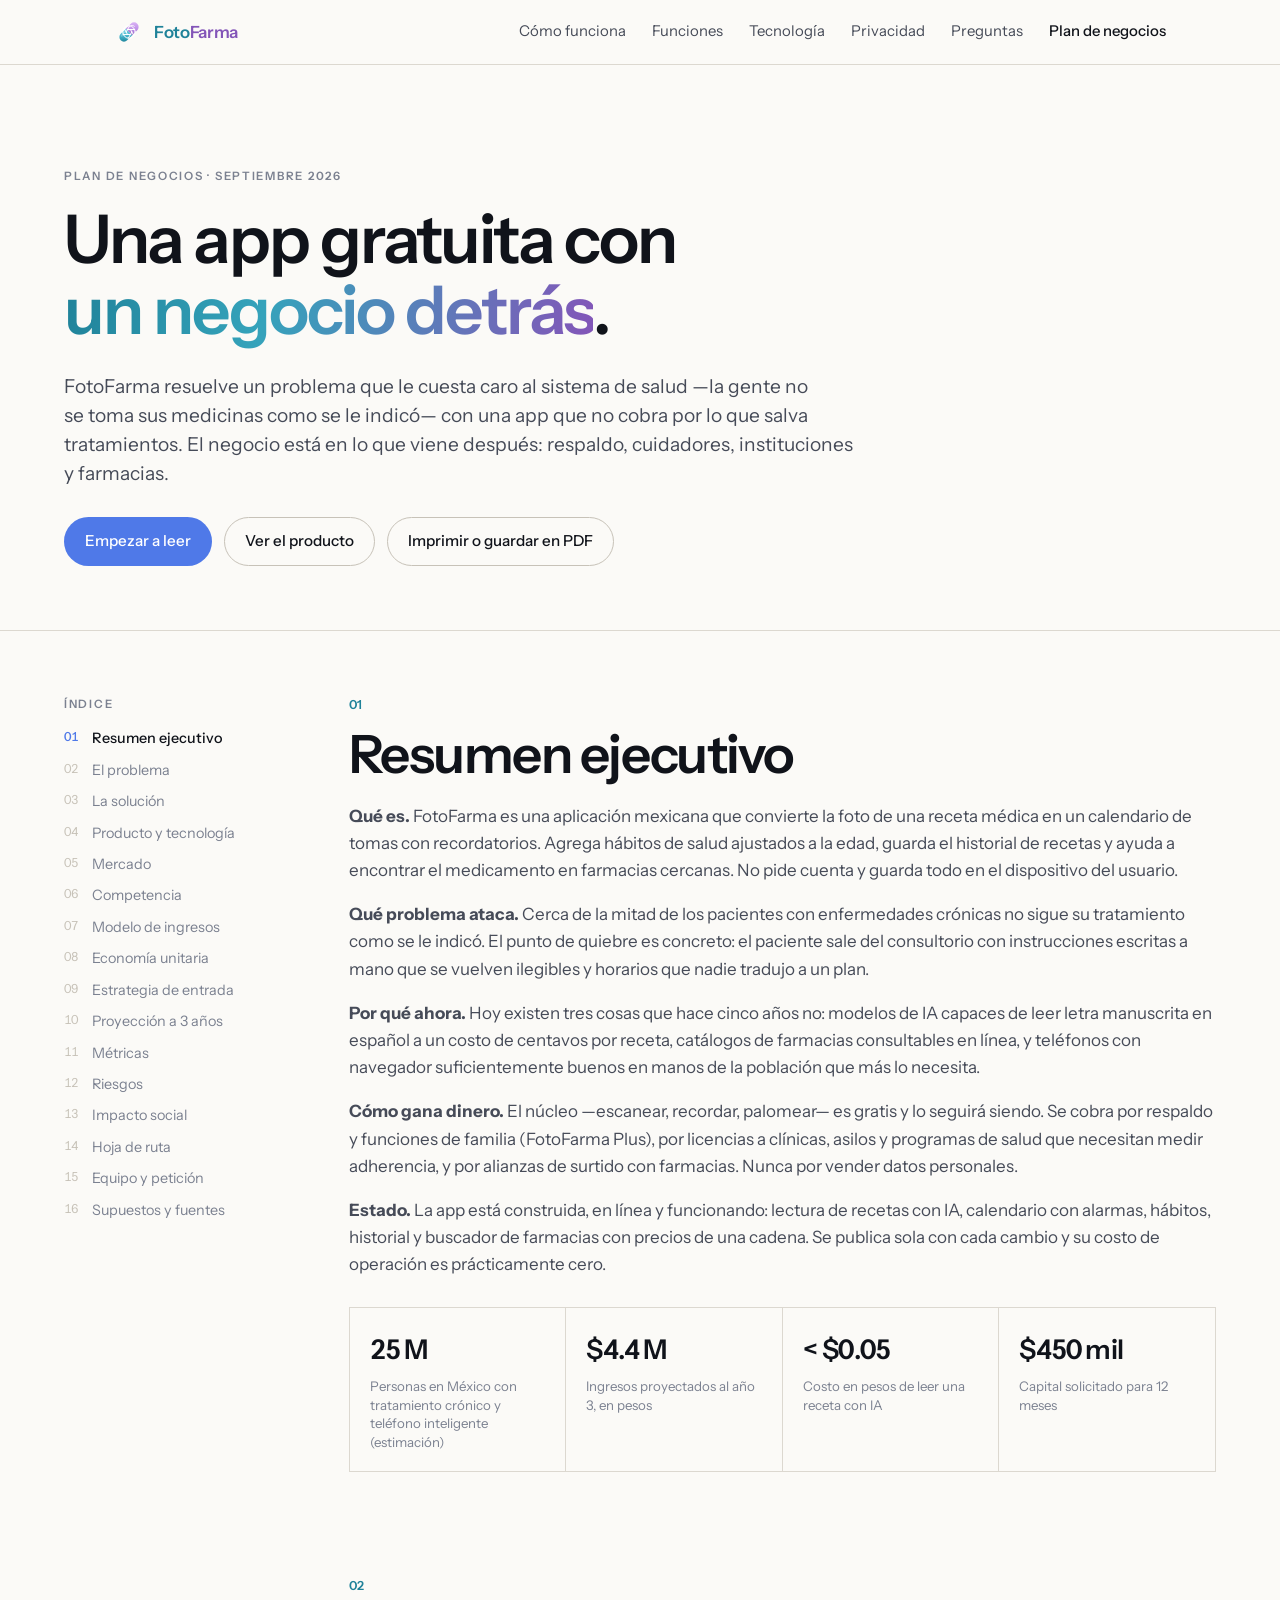
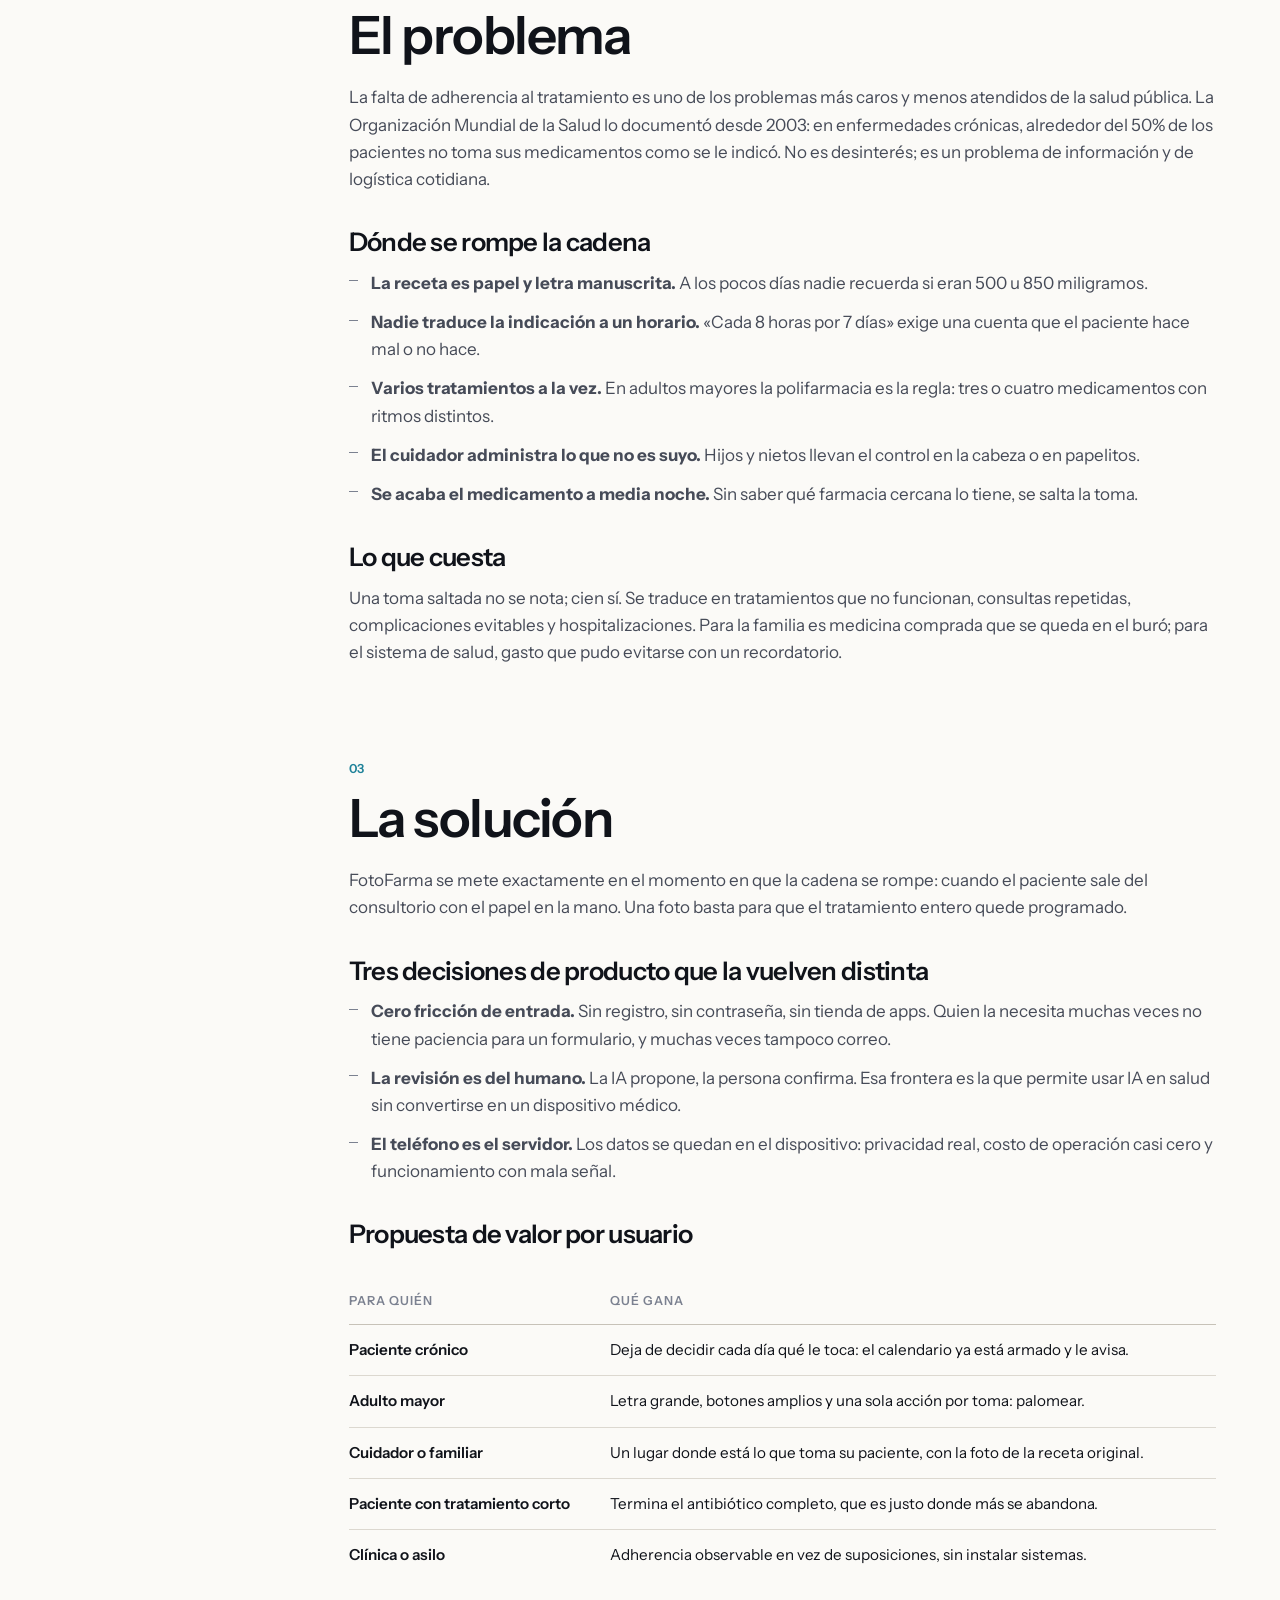
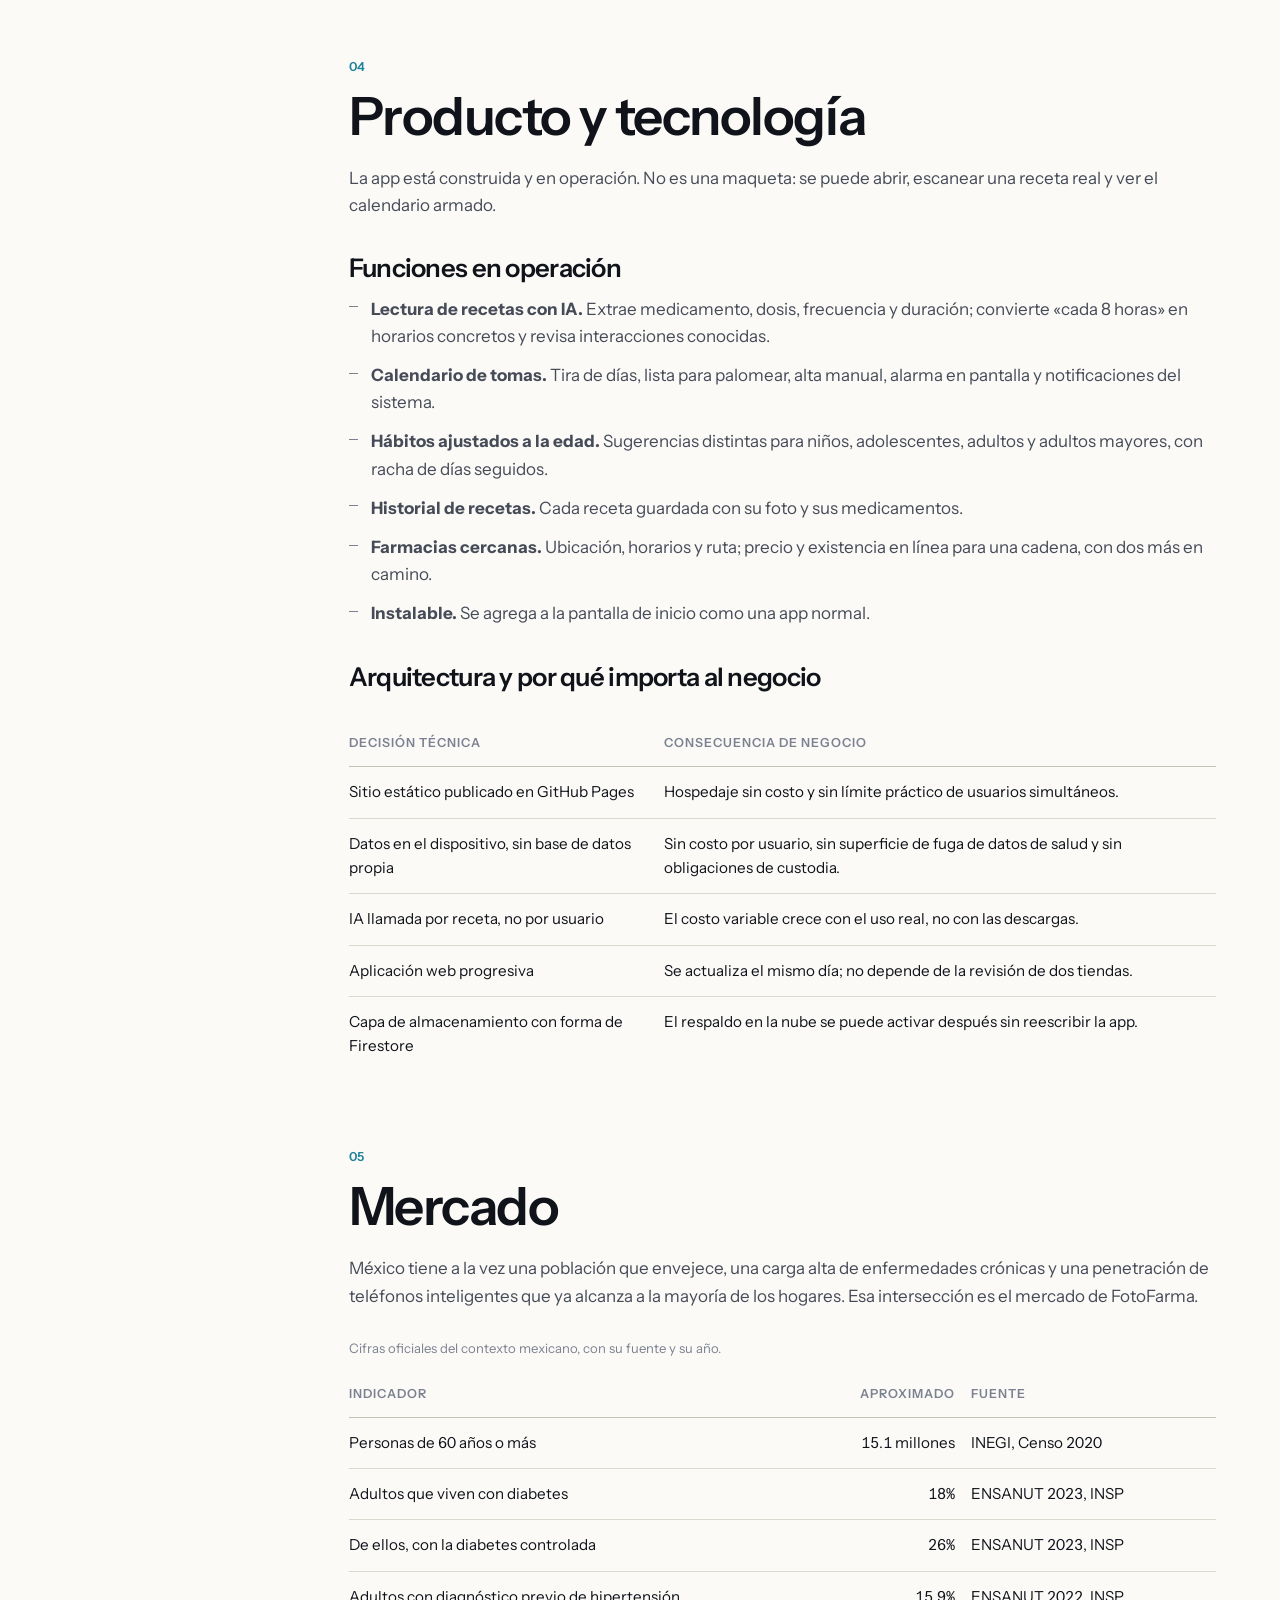
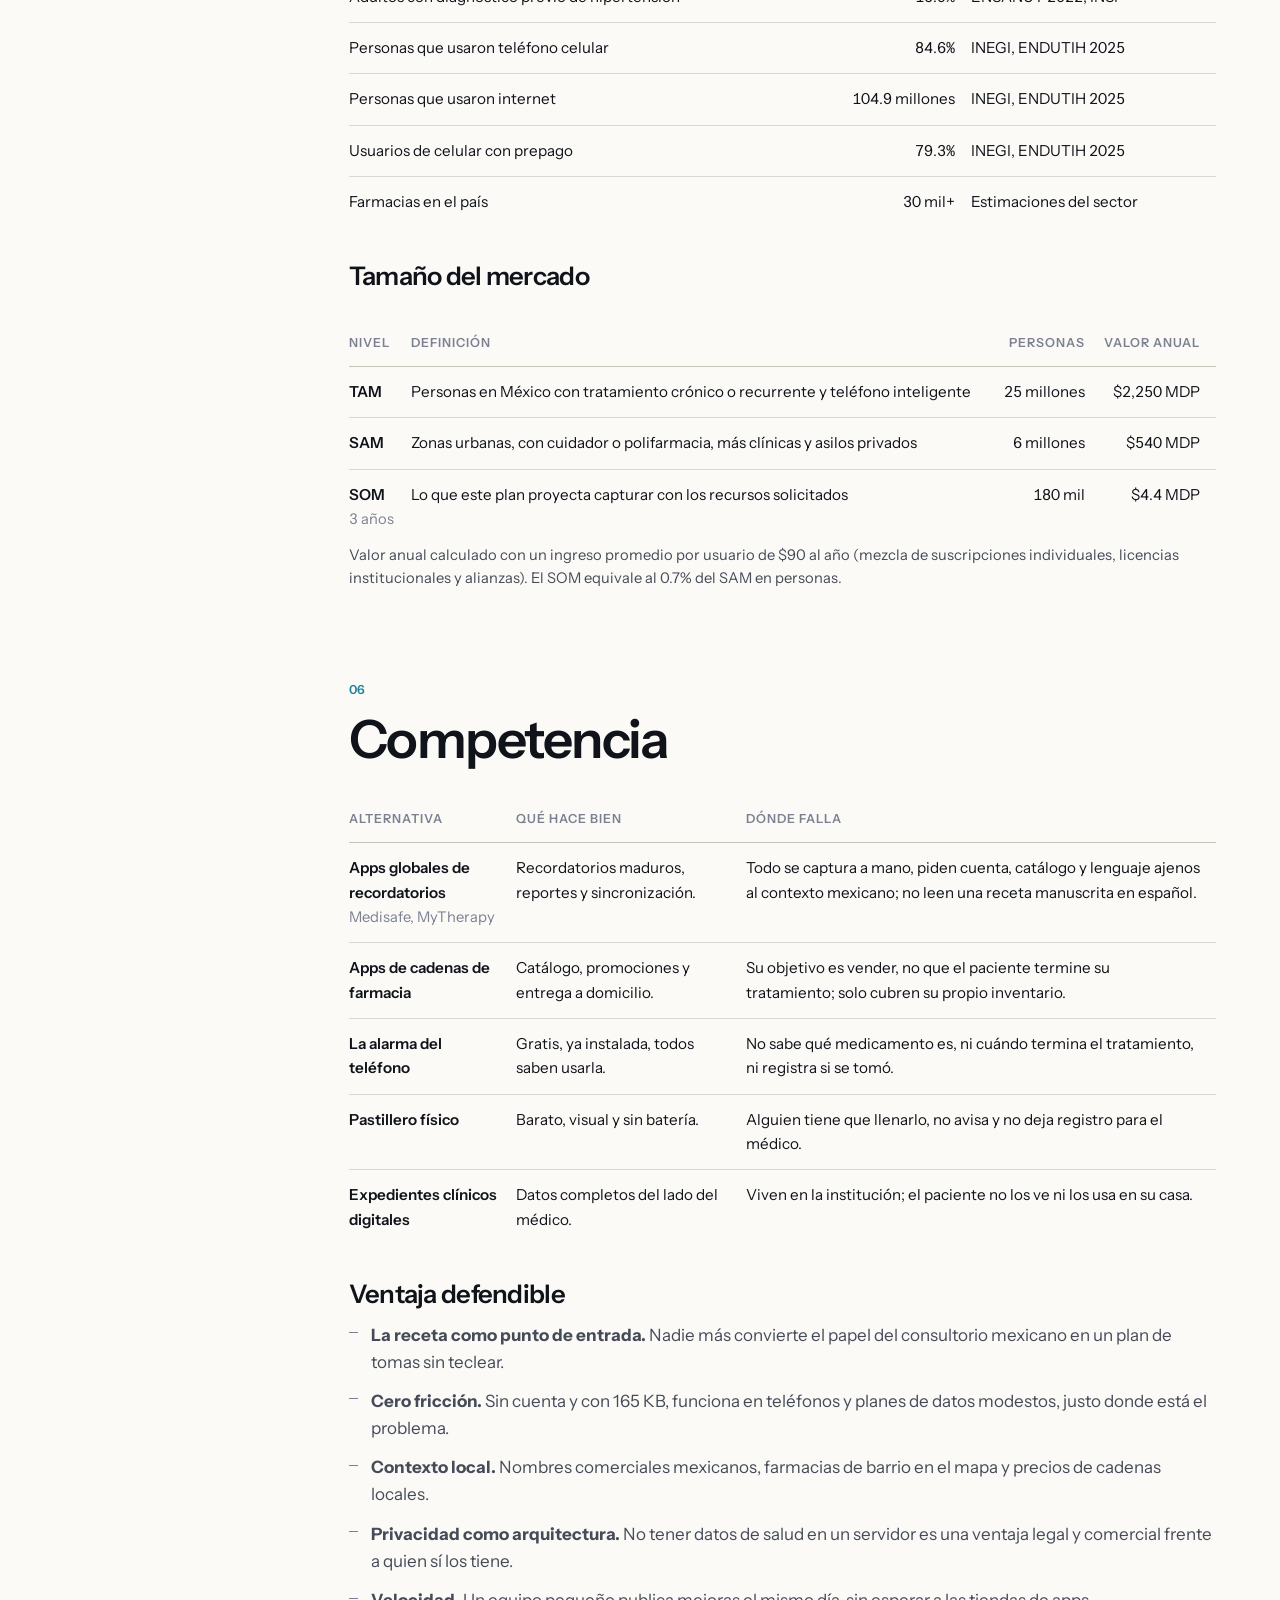
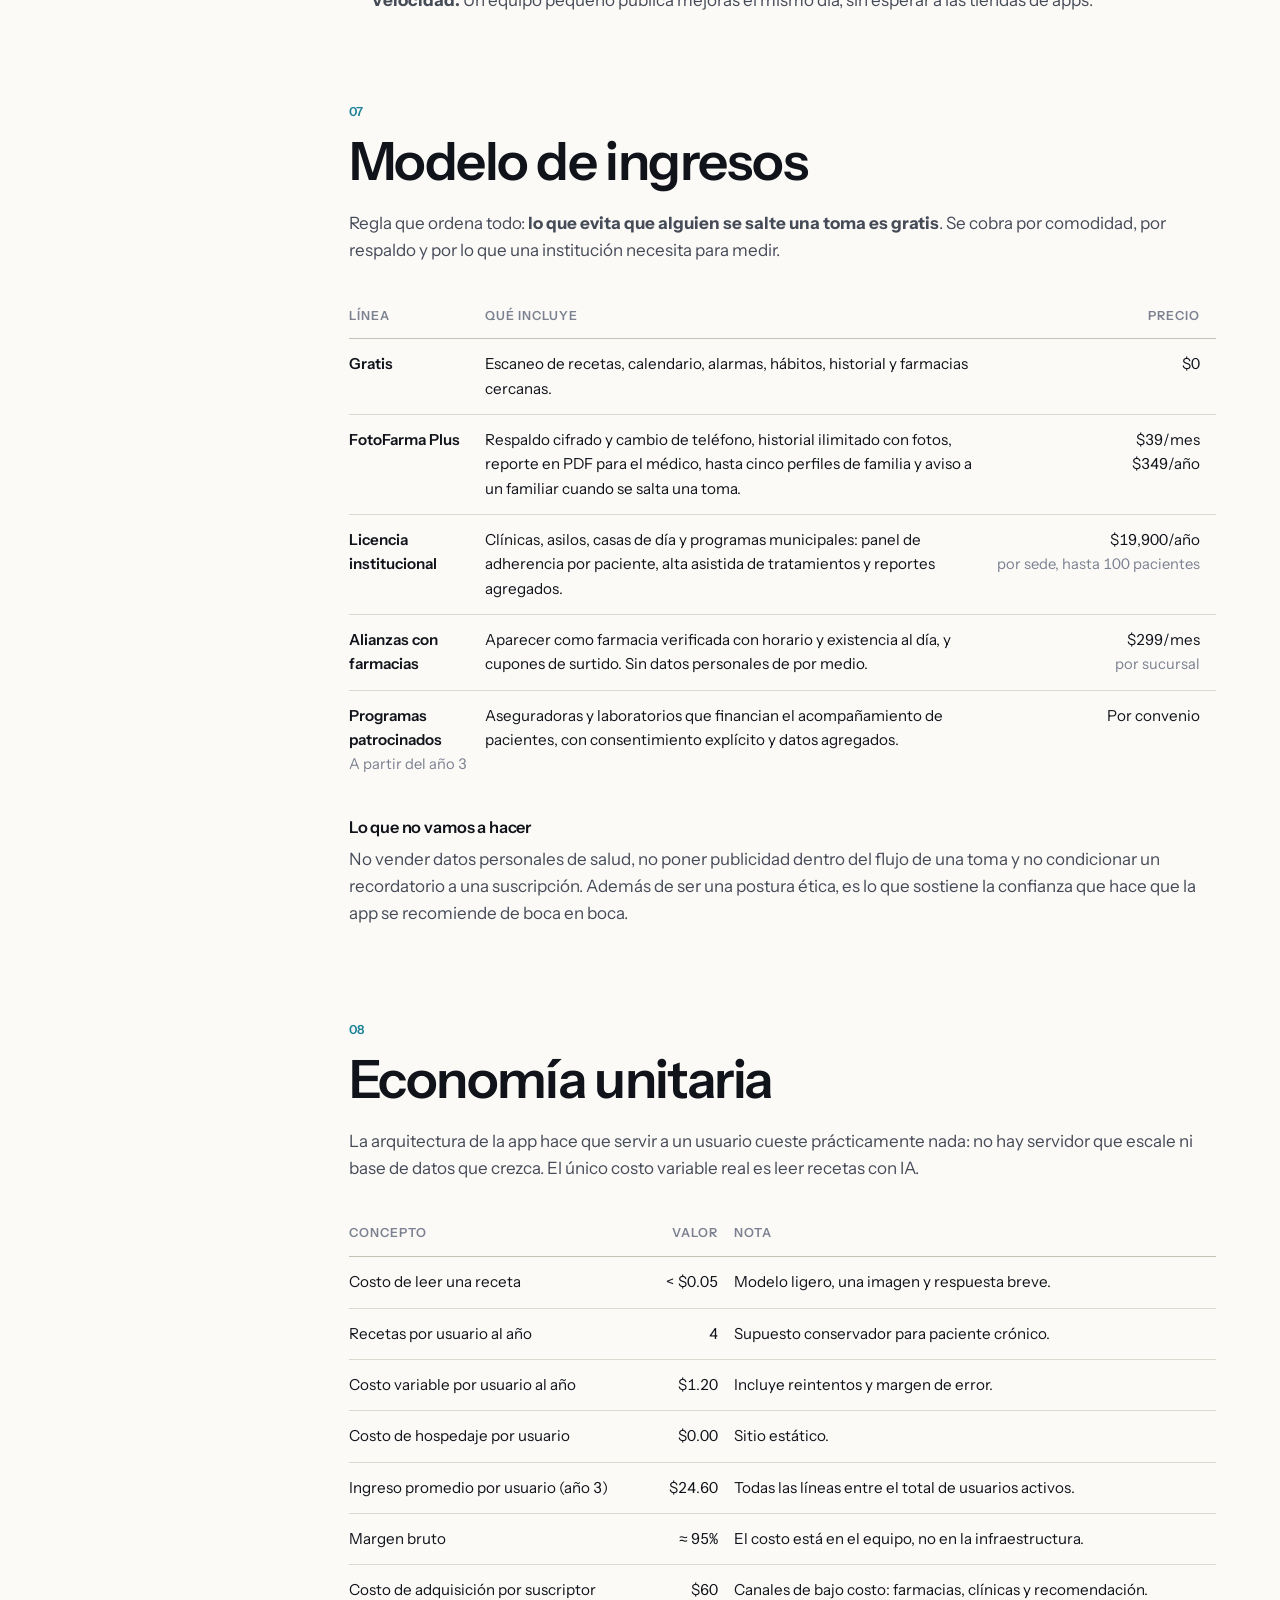
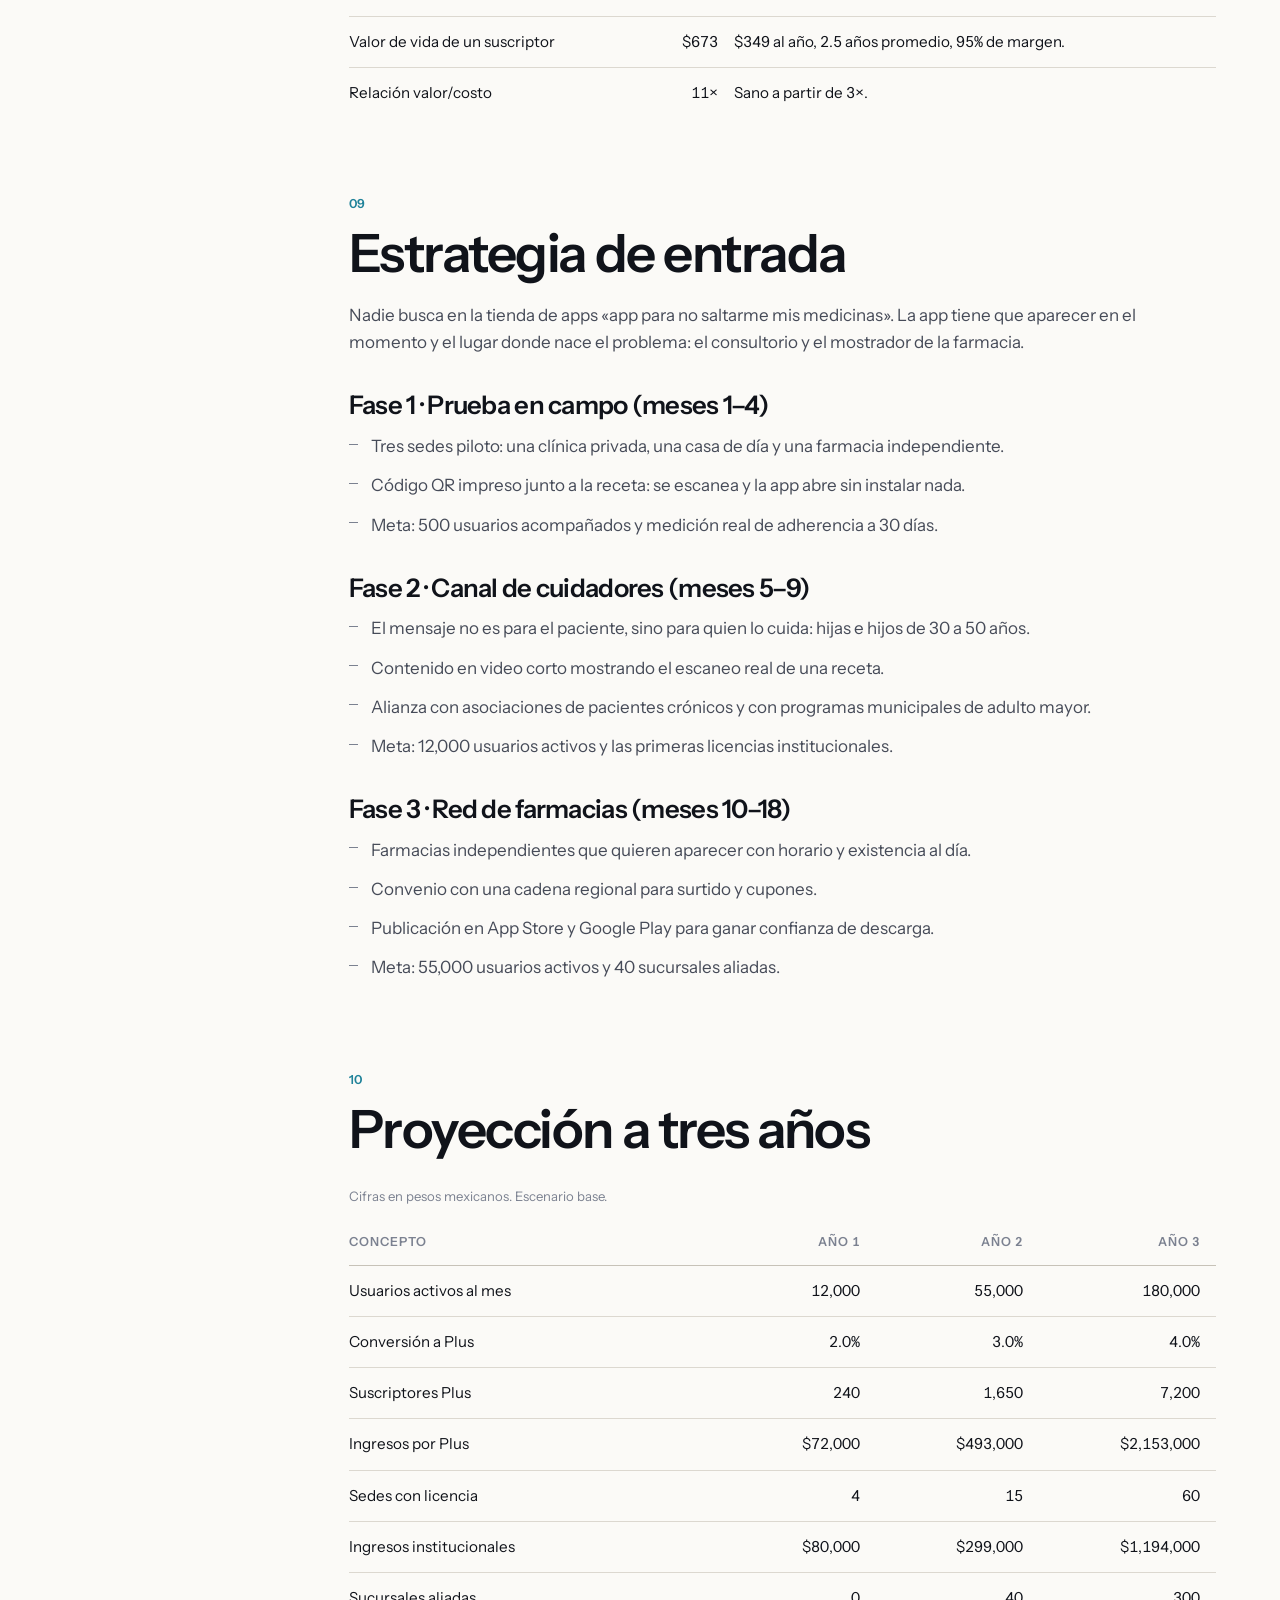
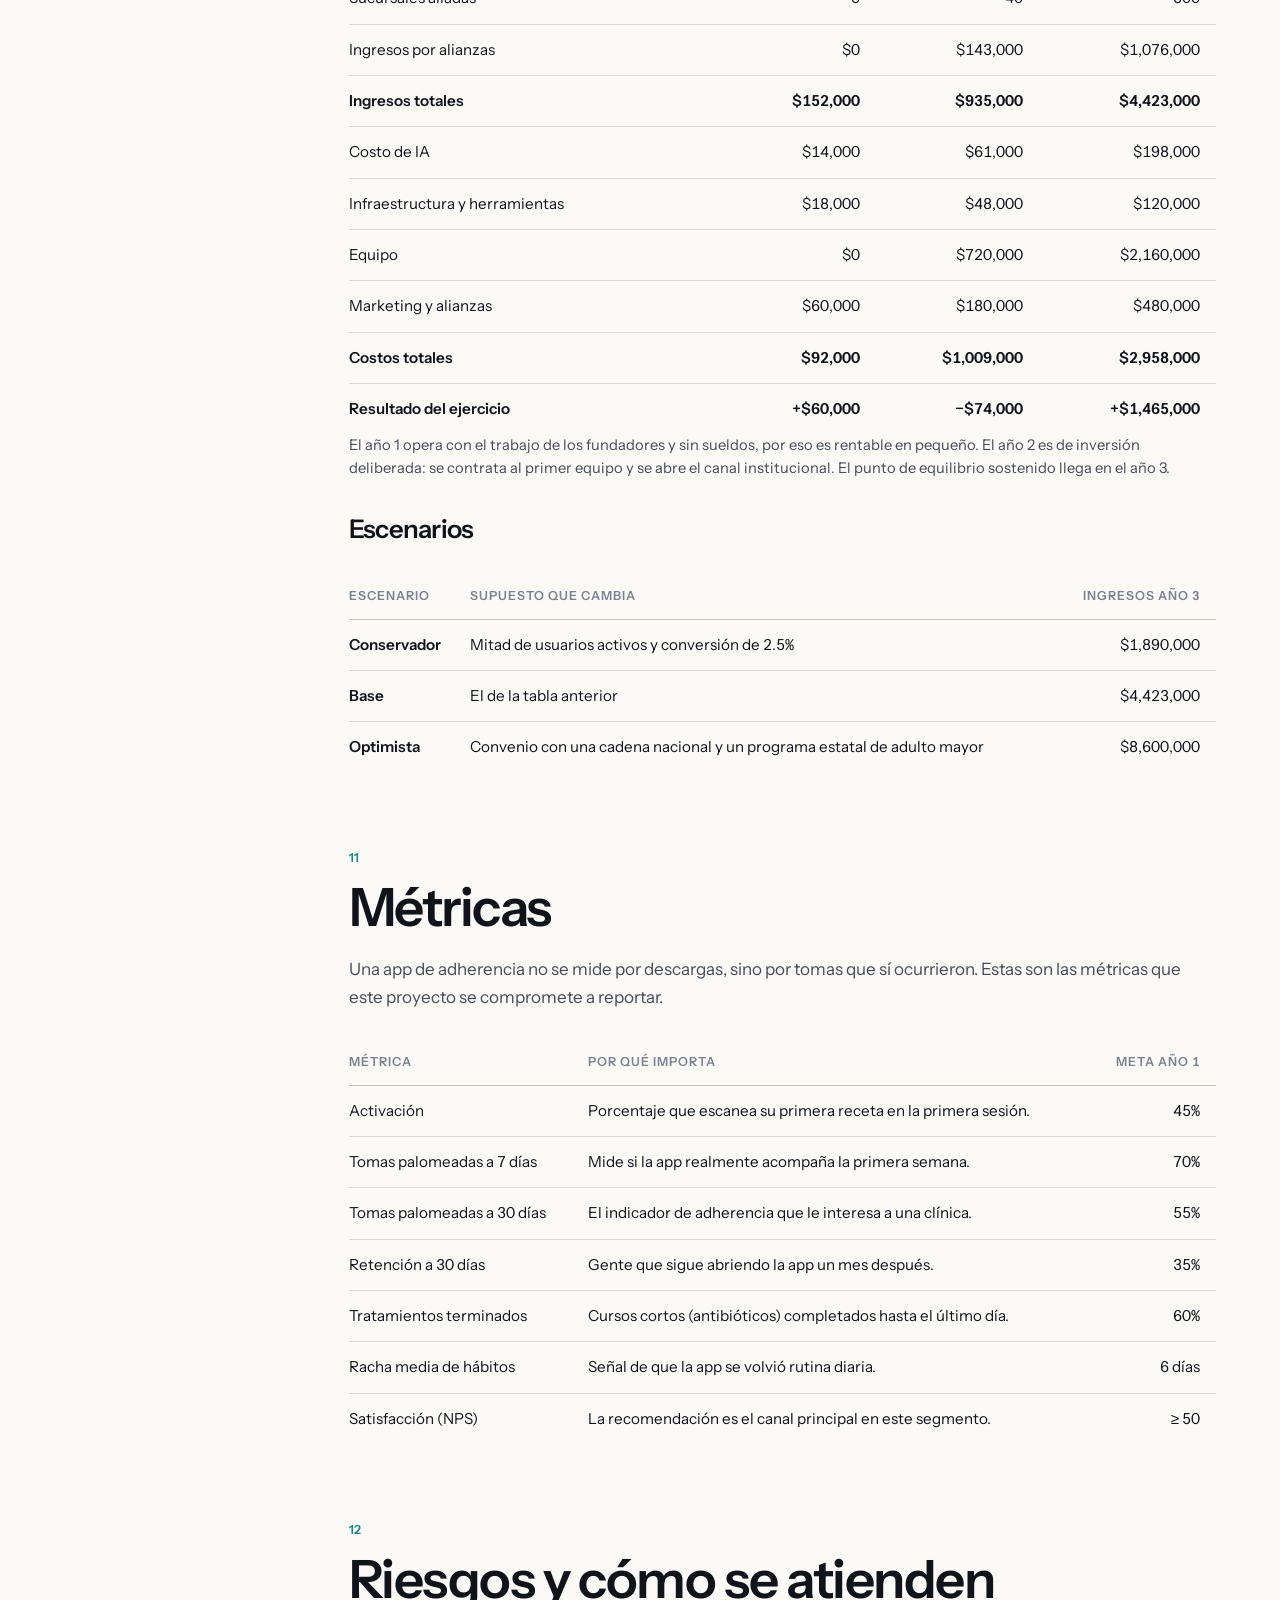
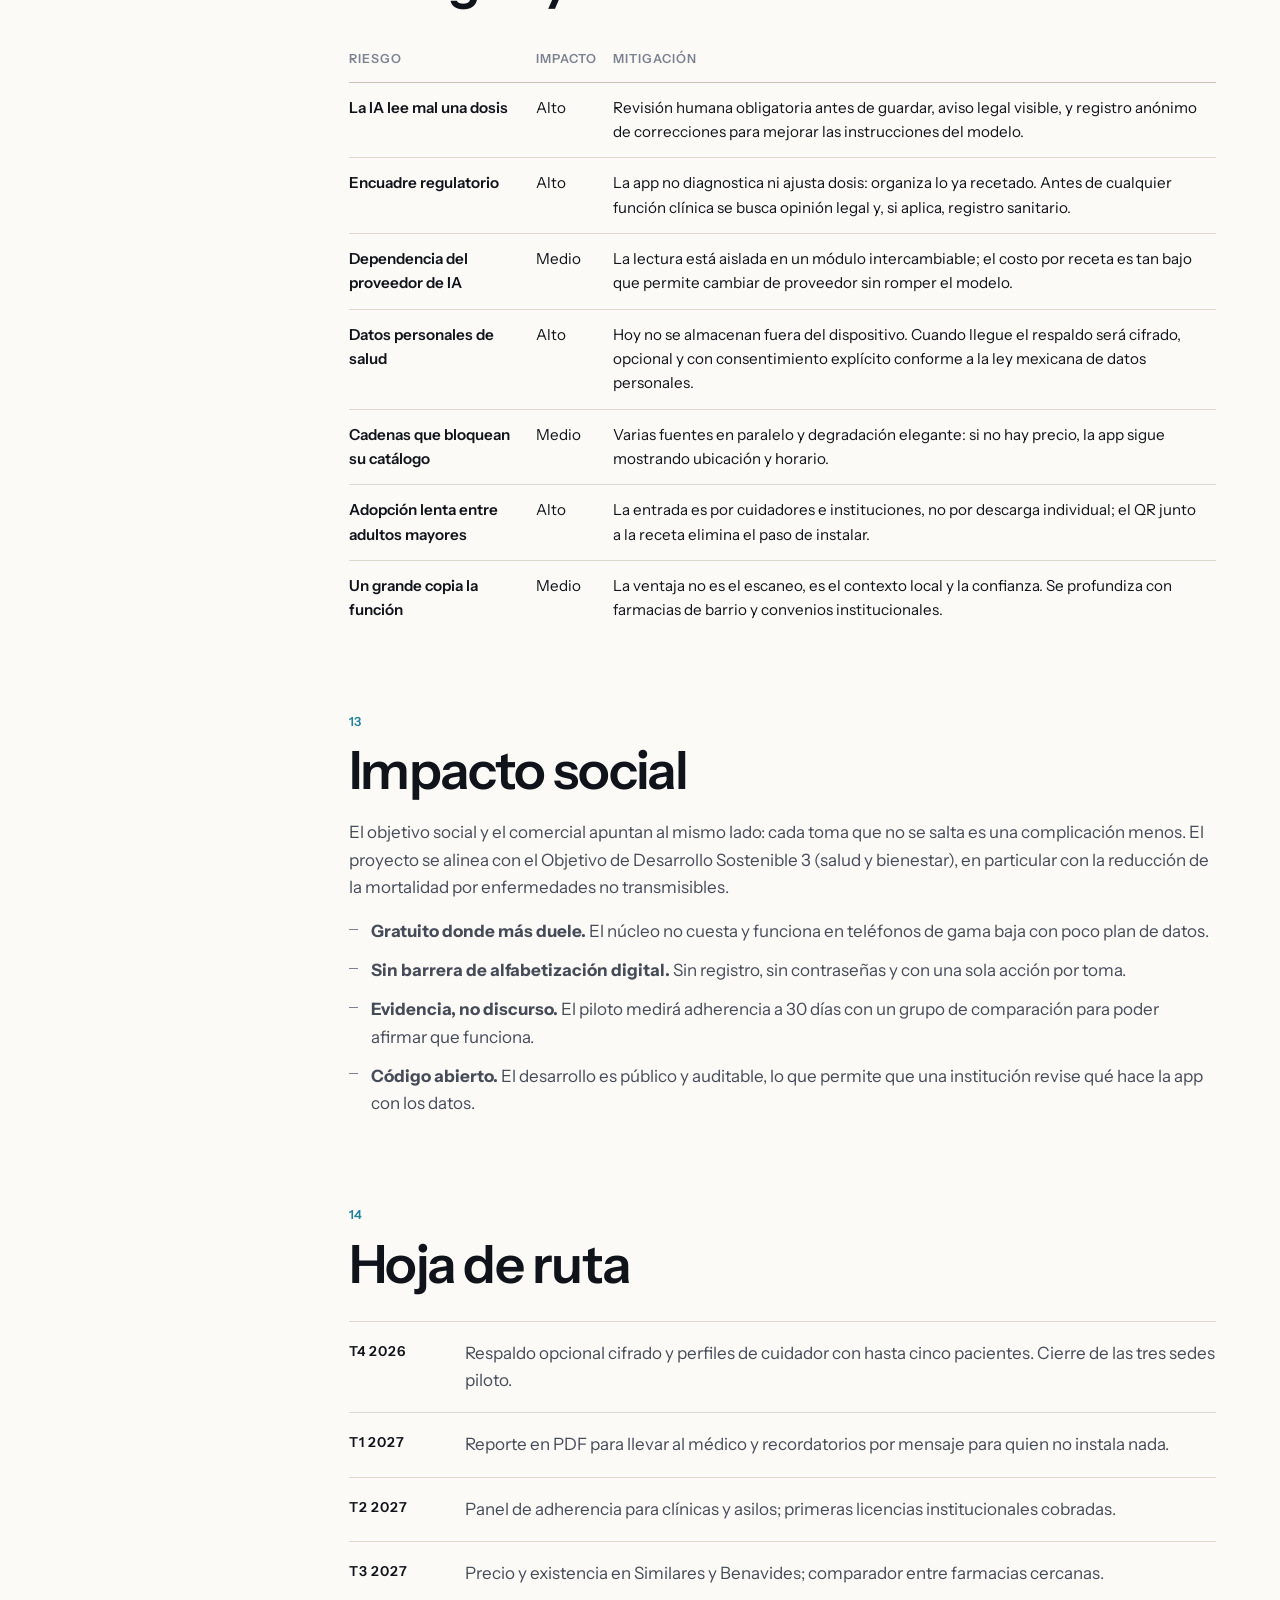
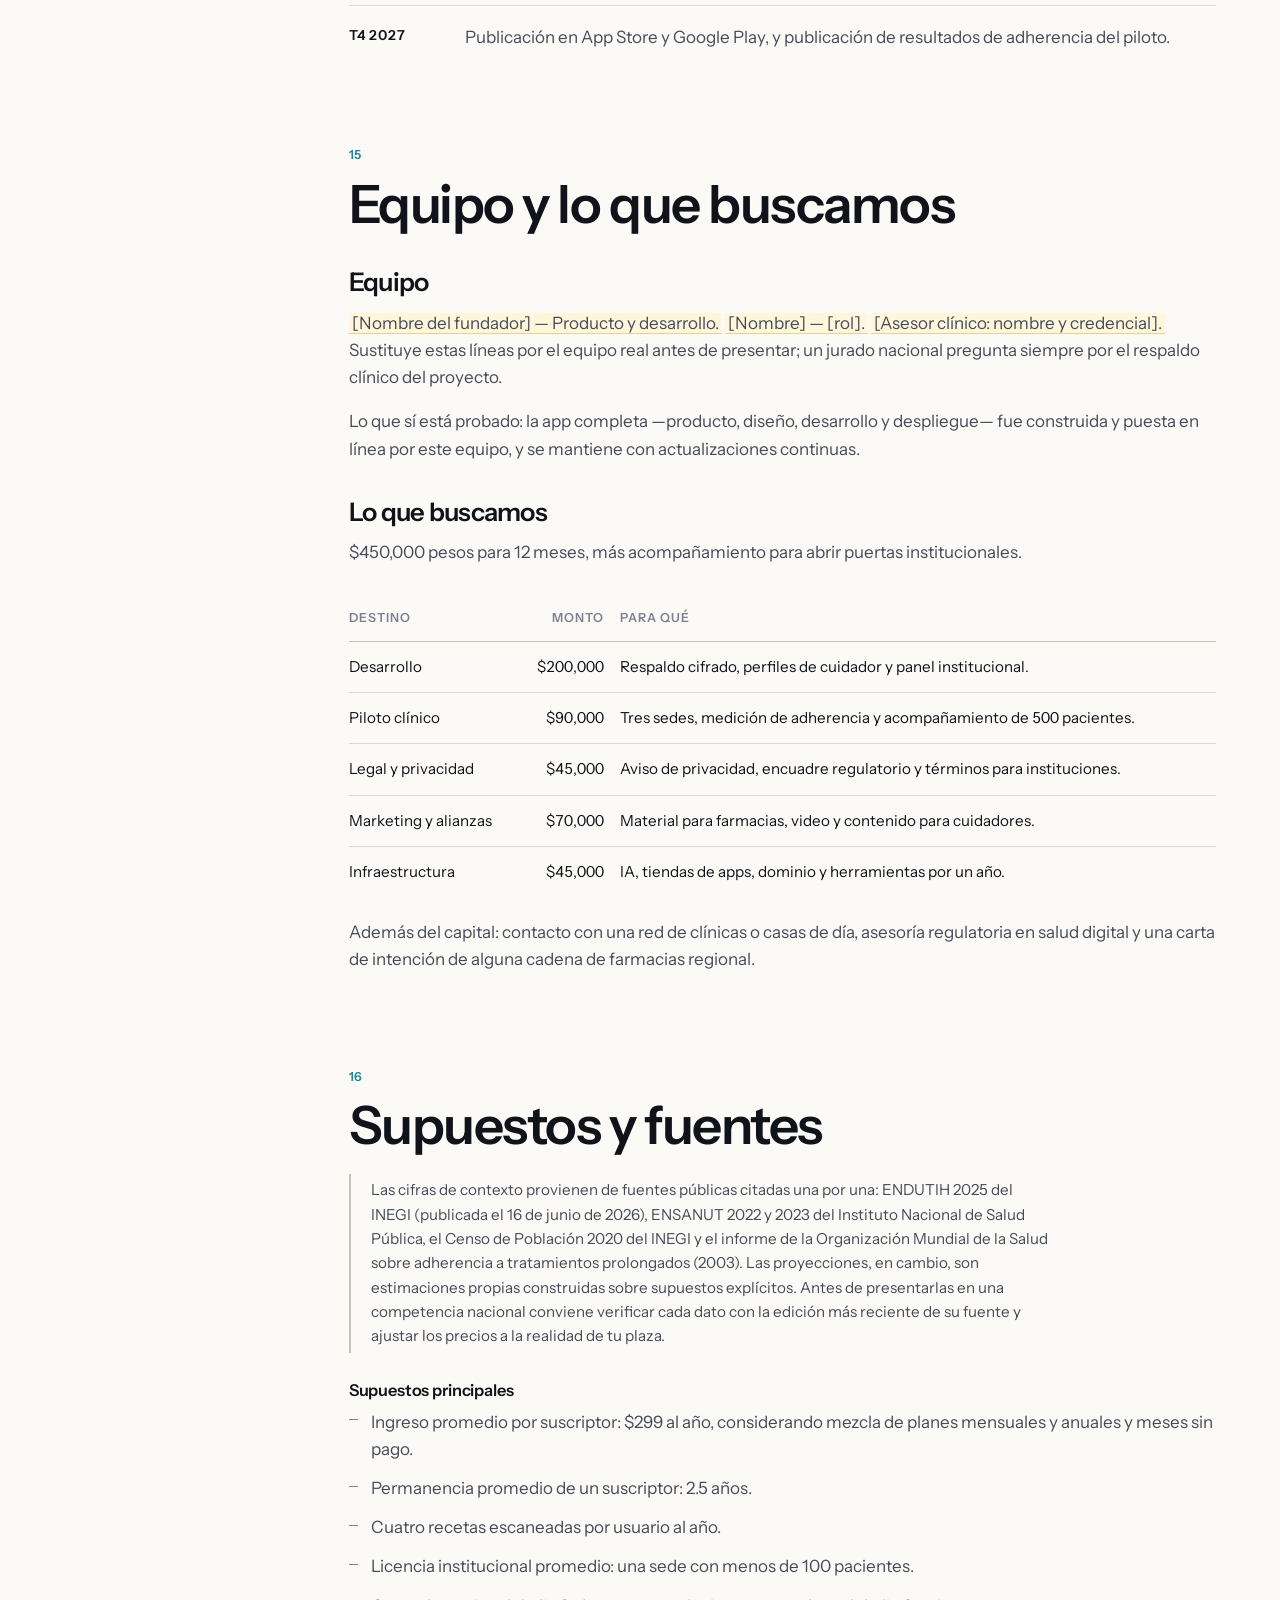
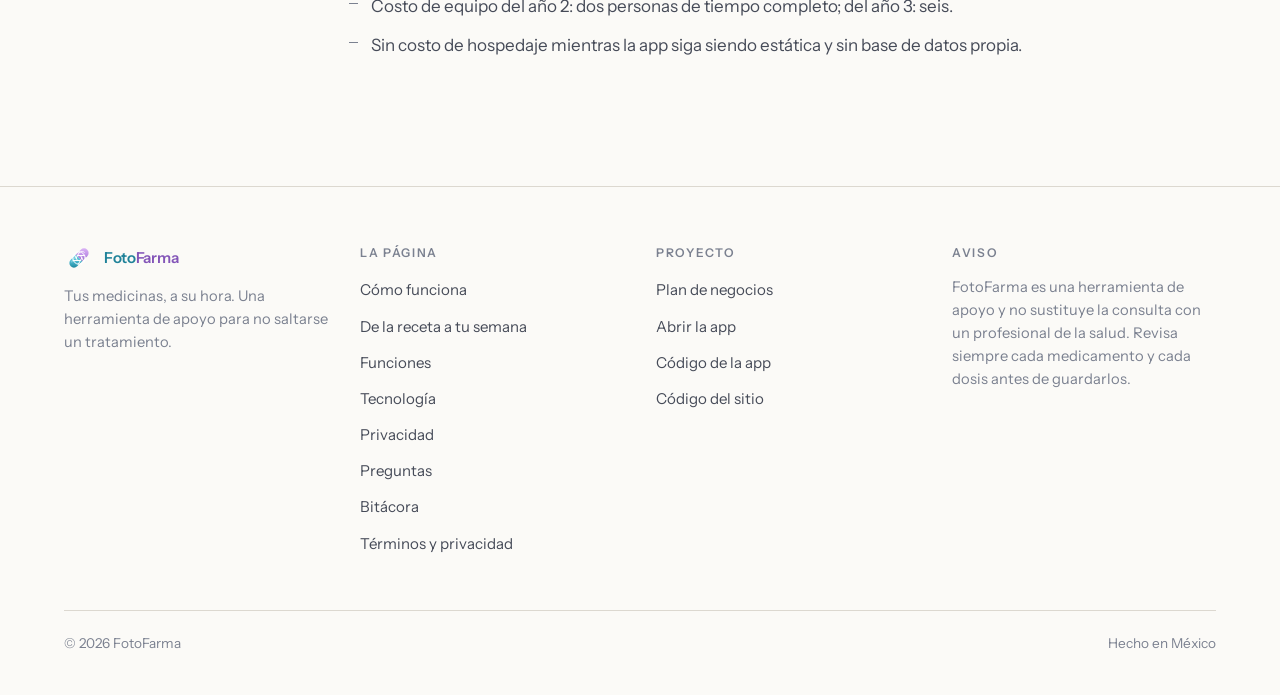
<file: plan-de-negocios.html>
<!doctype html>
<html lang="es-MX">
<head>
<meta charset="utf-8">
<meta name="viewport" content="width=device-width, initial-scale=1">
<title>Plan de negocios — FotoFarma</title>
<meta name="description" content="Plan de negocios de FotoFarma: problema, solución, mercado, competencia, modelo de ingresos, economía unitaria, proyección a tres años, riesgos, impacto y hoja de ruta.">
<meta name="theme-color" content="#fbfaf7">
<link rel="icon" href="assets/img/marca.svg" type="image/svg+xml">
<link rel="preconnect" href="https://fonts.googleapis.com">
<link rel="preconnect" href="https://fonts.gstatic.com" crossorigin>
<link href="https://fonts.googleapis.com/css2?family=Instrument+Sans:ital,wght@0,400;0,500;0,600;1,400&display=swap" rel="stylesheet">
<link rel="stylesheet" href="assets/estilos.css">
</head>
<body class="pagina-plan">

<header class="nav no-imprimir">
  <div class="nav-caja">
    <a class="marca" href="index.html"><img src="assets/img/marca.svg" alt=""> <span><span class="w-foto">Foto</span><span class="w-farma">Farma</span></span></a>
    <nav class="nav-enlaces" aria-label="Principal">
      <a href="index.html#como">Cómo funciona</a>
      <a class="solo-movil" href="index.html#funciones">Funciones</a>
      <a href="index.html#tecnologia">Tecnología</a>
      <a href="index.html#privacidad">Privacidad</a>
      <a href="index.html#preguntas">Preguntas</a>
      <a class="solo-movil" href="plan-de-negocios.html" aria-current="page">Plan de negocios</a>
    </nav>
  </div>
</header>

<main>

<section class="portada" style="padding-bottom:clamp(40px,5vw,64px)">
  <div class="envoltura">
    <p class="rotulo">Plan de negocios · Septiembre 2026</p>
    <h1 style="font-size:clamp(2.3rem,5.4vw,4.2rem);max-width:18ch">Una app gratuita con<br><span class="acento">un negocio detrás</span>.</h1>
    <p class="entrada" style="margin-top:26px">
      FotoFarma resuelve un problema que le cuesta caro al sistema de salud —la gente no se toma
      sus medicinas como se le indicó— con una app que no cobra por lo que salva tratamientos.
      El negocio está en lo que viene después: respaldo, cuidadores, instituciones y farmacias.
    </p>
    <div class="boton-fila no-imprimir">
      <a class="boton azul" href="#resumen">Empezar a leer</a>
      <a class="boton claro" href="index.html">Ver el producto</a>
      <button class="boton claro" onclick="window.print()">Imprimir o guardar en PDF</button>
    </div>
  </div>
</section>

<section class="filo" style="padding-top:clamp(40px,5vw,64px)">
<div class="envoltura">
<div class="plan-cuerpo">

  <!-- ÍNDICE -->
  <aside class="indice no-imprimir" aria-label="Índice del plan">
    <p class="rotulo" style="margin-bottom:10px">Índice</p>
    <ol>
      <li><a href="#resumen">Resumen ejecutivo</a></li>
      <li><a href="#problema">El problema</a></li>
      <li><a href="#solucion">La solución</a></li>
      <li><a href="#producto">Producto y tecnología</a></li>
      <li><a href="#mercado">Mercado</a></li>
      <li><a href="#competencia">Competencia</a></li>
      <li><a href="#modelo">Modelo de ingresos</a></li>
      <li><a href="#unitaria">Economía unitaria</a></li>
      <li><a href="#gtm">Estrategia de entrada</a></li>
      <li><a href="#finanzas">Proyección a 3 años</a></li>
      <li><a href="#metricas">Métricas</a></li>
      <li><a href="#riesgos">Riesgos</a></li>
      <li><a href="#impacto">Impacto social</a></li>
      <li><a href="#ruta">Hoja de ruta</a></li>
      <li><a href="#equipo">Equipo y petición</a></li>
      <li><a href="#supuestos">Supuestos y fuentes</a></li>
    </ol>
  </aside>

  <div>

  <!-- 01 -->
  <article class="plan-seccion" id="resumen">
    <span class="num-seccion">01</span>
    <h2>Resumen ejecutivo</h2>
    <p>
      <b>Qué es.</b> FotoFarma es una aplicación mexicana que convierte la foto de una receta médica
      en un calendario de tomas con recordatorios. Agrega hábitos de salud ajustados a la edad,
      guarda el historial de recetas y ayuda a encontrar el medicamento en farmacias cercanas.
      No pide cuenta y guarda todo en el dispositivo del usuario.
    </p>
    <p>
      <b>Qué problema ataca.</b> Cerca de la mitad de los pacientes con enfermedades crónicas no sigue
      su tratamiento como se le indicó. El punto de quiebre es concreto: el paciente sale del consultorio
      con instrucciones escritas a mano que se vuelven ilegibles y horarios que nadie tradujo a un plan.
    </p>
    <p>
      <b>Por qué ahora.</b> Hoy existen tres cosas que hace cinco años no: modelos de IA capaces de leer
      letra manuscrita en español a un costo de centavos por receta, catálogos de farmacias consultables
      en línea, y teléfonos con navegador suficientemente buenos en manos de la población que más lo necesita.
    </p>
    <p>
      <b>Cómo gana dinero.</b> El núcleo —escanear, recordar, palomear— es gratis y lo seguirá siendo.
      Se cobra por respaldo y funciones de familia (FotoFarma Plus), por licencias a clínicas, asilos y
      programas de salud que necesitan medir adherencia, y por alianzas de surtido con farmacias.
      Nunca por vender datos personales.
    </p>
    <p>
      <b>Estado.</b> La app está construida, en línea y funcionando: lectura de recetas con IA, calendario
      con alarmas, hábitos, historial y buscador de farmacias con precios de una cadena. Se publica sola
      con cada cambio y su costo de operación es prácticamente cero.
    </p>

    <div class="kpi-fila">
      <div class="kpi"><b>25 M</b><span>Personas en México con tratamiento crónico y teléfono inteligente (estimación)</span></div>
      <div class="kpi"><b>$4.4 M</b><span>Ingresos proyectados al año 3, en pesos</span></div>
      <div class="kpi"><b>&lt; $0.05</b><span>Costo en pesos de leer una receta con IA</span></div>
      <div class="kpi"><b>$450 mil</b><span>Capital solicitado para 12 meses</span></div>
    </div>
  </article>

  <!-- 02 -->
  <article class="plan-seccion" id="problema">
    <span class="num-seccion">02</span>
    <h2>El problema</h2>
    <p>
      La falta de adherencia al tratamiento es uno de los problemas más caros y menos atendidos de la
      salud pública. La Organización Mundial de la Salud lo documentó desde 2003: en enfermedades
      crónicas, alrededor del 50% de los pacientes no toma sus medicamentos como se le indicó.
      No es desinterés; es un problema de información y de logística cotidiana.
    </p>

    <h3>Dónde se rompe la cadena</h3>
    <ul class="lista-marca">
      <li><b>La receta es papel y letra manuscrita.</b> A los pocos días nadie recuerda si eran 500 u 850 miligramos.</li>
      <li><b>Nadie traduce la indicación a un horario.</b> «Cada 8 horas por 7 días» exige una cuenta que el paciente hace mal o no hace.</li>
      <li><b>Varios tratamientos a la vez.</b> En adultos mayores la polifarmacia es la regla: tres o cuatro medicamentos con ritmos distintos.</li>
      <li><b>El cuidador administra lo que no es suyo.</b> Hijos y nietos llevan el control en la cabeza o en papelitos.</li>
      <li><b>Se acaba el medicamento a media noche.</b> Sin saber qué farmacia cercana lo tiene, se salta la toma.</li>
    </ul>

    <h3>Lo que cuesta</h3>
    <p>
      Una toma saltada no se nota; cien sí. Se traduce en tratamientos que no funcionan, consultas
      repetidas, complicaciones evitables y hospitalizaciones. Para la familia es medicina comprada
      que se queda en el buró; para el sistema de salud, gasto que pudo evitarse con un recordatorio.
    </p>
  </article>

  <!-- 03 -->
  <article class="plan-seccion" id="solucion">
    <span class="num-seccion">03</span>
    <h2>La solución</h2>
    <p>
      FotoFarma se mete exactamente en el momento en que la cadena se rompe: cuando el paciente sale
      del consultorio con el papel en la mano. Una foto basta para que el tratamiento entero quede
      programado.
    </p>

    <h3>Tres decisiones de producto que la vuelven distinta</h3>
    <ul class="lista-marca">
      <li><b>Cero fricción de entrada.</b> Sin registro, sin contraseña, sin tienda de apps. Quien la necesita muchas veces no tiene paciencia para un formulario, y muchas veces tampoco correo.</li>
      <li><b>La revisión es del humano.</b> La IA propone, la persona confirma. Esa frontera es la que permite usar IA en salud sin convertirse en un dispositivo médico.</li>
      <li><b>El teléfono es el servidor.</b> Los datos se quedan en el dispositivo: privacidad real, costo de operación casi cero y funcionamiento con mala señal.</li>
    </ul>

    <h3>Propuesta de valor por usuario</h3>
    <div class="tabla-caja">
      <table>
        <thead>
          <tr><th scope="col">Para quién</th><th scope="col">Qué gana</th></tr>
        </thead>
        <tbody>
          <tr><td><b>Paciente crónico</b></td><td>Deja de decidir cada día qué le toca: el calendario ya está armado y le avisa.</td></tr>
          <tr><td><b>Adulto mayor</b></td><td>Letra grande, botones amplios y una sola acción por toma: palomear.</td></tr>
          <tr><td><b>Cuidador o familiar</b></td><td>Un lugar donde está lo que toma su paciente, con la foto de la receta original.</td></tr>
          <tr><td><b>Paciente con tratamiento corto</b></td><td>Termina el antibiótico completo, que es justo donde más se abandona.</td></tr>
          <tr><td><b>Clínica o asilo</b></td><td>Adherencia observable en vez de suposiciones, sin instalar sistemas.</td></tr>
        </tbody>
      </table>
    </div>
  </article>

  <!-- 04 -->
  <article class="plan-seccion" id="producto">
    <span class="num-seccion">04</span>
    <h2>Producto y tecnología</h2>
    <p>
      La app está construida y en operación. No es una maqueta: se puede abrir, escanear una receta real
      y ver el calendario armado.
    </p>

    <h3>Funciones en operación</h3>
    <ul class="lista-marca">
      <li><b>Lectura de recetas con IA.</b> Extrae medicamento, dosis, frecuencia y duración; convierte «cada 8 horas» en horarios concretos y revisa interacciones conocidas.</li>
      <li><b>Calendario de tomas.</b> Tira de días, lista para palomear, alta manual, alarma en pantalla y notificaciones del sistema.</li>
      <li><b>Hábitos ajustados a la edad.</b> Sugerencias distintas para niños, adolescentes, adultos y adultos mayores, con racha de días seguidos.</li>
      <li><b>Historial de recetas.</b> Cada receta guardada con su foto y sus medicamentos.</li>
      <li><b>Farmacias cercanas.</b> Ubicación, horarios y ruta; precio y existencia en línea para una cadena, con dos más en camino.</li>
      <li><b>Instalable.</b> Se agrega a la pantalla de inicio como una app normal.</li>
    </ul>

    <h3>Arquitectura y por qué importa al negocio</h3>
    <div class="tabla-caja">
      <table>
        <thead><tr><th scope="col">Decisión técnica</th><th scope="col">Consecuencia de negocio</th></tr></thead>
        <tbody>
          <tr><td>Sitio estático publicado en GitHub Pages</td><td>Hospedaje sin costo y sin límite práctico de usuarios simultáneos.</td></tr>
          <tr><td>Datos en el dispositivo, sin base de datos propia</td><td>Sin costo por usuario, sin superficie de fuga de datos de salud y sin obligaciones de custodia.</td></tr>
          <tr><td>IA llamada por receta, no por usuario</td><td>El costo variable crece con el uso real, no con las descargas.</td></tr>
          <tr><td>Aplicación web progresiva</td><td>Se actualiza el mismo día; no depende de la revisión de dos tiendas.</td></tr>
          <tr><td>Capa de almacenamiento con forma de Firestore</td><td>El respaldo en la nube se puede activar después sin reescribir la app.</td></tr>
        </tbody>
      </table>
    </div>
  </article>

  <!-- 05 -->
  <article class="plan-seccion" id="mercado">
    <span class="num-seccion">05</span>
    <h2>Mercado</h2>
    <p>
      México tiene a la vez una población que envejece, una carga alta de enfermedades crónicas y una
      penetración de teléfonos inteligentes que ya alcanza a la mayoría de los hogares. Esa intersección
      es el mercado de FotoFarma.
    </p>

    <div class="tabla-caja">
      <table>
        <caption>Cifras oficiales del contexto mexicano, con su fuente y su año.</caption>
        <thead><tr><th scope="col">Indicador</th><th scope="col" class="num-col">Aproximado</th><th scope="col">Fuente</th></tr></thead>
        <tbody>
          <tr><td>Personas de 60 años o más</td><td class="num-col">15.1 millones</td><td>INEGI, Censo 2020</td></tr>
          <tr><td>Adultos que viven con diabetes</td><td class="num-col">18%</td><td>ENSANUT 2023, INSP</td></tr>
          <tr><td>De ellos, con la diabetes controlada</td><td class="num-col">26%</td><td>ENSANUT 2023, INSP</td></tr>
          <tr><td>Adultos con diagnóstico previo de hipertensión</td><td class="num-col">15.9%</td><td>ENSANUT 2022, INSP</td></tr>
          <tr><td>Personas que usaron teléfono celular</td><td class="num-col">84.6%</td><td>INEGI, ENDUTIH 2025</td></tr>
          <tr><td>Personas que usaron internet</td><td class="num-col">104.9 millones</td><td>INEGI, ENDUTIH 2025</td></tr>
          <tr><td>Usuarios de celular con prepago</td><td class="num-col">79.3%</td><td>INEGI, ENDUTIH 2025</td></tr>
          <tr><td>Farmacias en el país</td><td class="num-col">30 mil+</td><td>Estimaciones del sector</td></tr>
        </tbody>
      </table>
    </div>

    <h3>Tamaño del mercado</h3>
    <div class="tabla-caja">
      <table>
        <thead><tr><th scope="col">Nivel</th><th scope="col">Definición</th><th scope="col" class="num-col">Personas</th><th scope="col" class="num-col">Valor anual</th></tr></thead>
        <tbody>
          <tr><td><b>TAM</b></td><td>Personas en México con tratamiento crónico o recurrente y teléfono inteligente</td><td class="num-col">25 millones</td><td class="num-col">$2,250 MDP</td></tr>
          <tr><td><b>SAM</b></td><td>Zonas urbanas, con cuidador o polifarmacia, más clínicas y asilos privados</td><td class="num-col">6 millones</td><td class="num-col">$540 MDP</td></tr>
          <tr><td><b>SOM</b><br><span class="chico">3 años</span></td><td>Lo que este plan proyecta capturar con los recursos solicitados</td><td class="num-col">180 mil</td><td class="num-col">$4.4 MDP</td></tr>
        </tbody>
      </table>
    </div>
    <p class="chico">
      Valor anual calculado con un ingreso promedio por usuario de $90 al año (mezcla de suscripciones
      individuales, licencias institucionales y alianzas). El SOM equivale al 0.7% del SAM en personas.
    </p>
  </article>

  <!-- 06 -->
  <article class="plan-seccion" id="competencia">
    <span class="num-seccion">06</span>
    <h2>Competencia</h2>
    <div class="tabla-caja">
      <table>
        <thead><tr><th scope="col">Alternativa</th><th scope="col">Qué hace bien</th><th scope="col">Dónde falla</th></tr></thead>
        <tbody>
          <tr>
            <td><b>Apps globales de recordatorios</b><br><span class="chico">Medisafe, MyTherapy</span></td>
            <td>Recordatorios maduros, reportes y sincronización.</td>
            <td>Todo se captura a mano, piden cuenta, catálogo y lenguaje ajenos al contexto mexicano; no leen una receta manuscrita en español.</td>
          </tr>
          <tr>
            <td><b>Apps de cadenas de farmacia</b></td>
            <td>Catálogo, promociones y entrega a domicilio.</td>
            <td>Su objetivo es vender, no que el paciente termine su tratamiento; solo cubren su propio inventario.</td>
          </tr>
          <tr>
            <td><b>La alarma del teléfono</b></td>
            <td>Gratis, ya instalada, todos saben usarla.</td>
            <td>No sabe qué medicamento es, ni cuándo termina el tratamiento, ni registra si se tomó.</td>
          </tr>
          <tr>
            <td><b>Pastillero físico</b></td>
            <td>Barato, visual y sin batería.</td>
            <td>Alguien tiene que llenarlo, no avisa y no deja registro para el médico.</td>
          </tr>
          <tr>
            <td><b>Expedientes clínicos digitales</b></td>
            <td>Datos completos del lado del médico.</td>
            <td>Viven en la institución; el paciente no los ve ni los usa en su casa.</td>
          </tr>
        </tbody>
      </table>
    </div>

    <h3>Ventaja defendible</h3>
    <ul class="lista-marca">
      <li><b>La receta como punto de entrada.</b> Nadie más convierte el papel del consultorio mexicano en un plan de tomas sin teclear.</li>
      <li><b>Cero fricción.</b> Sin cuenta y con 165 KB, funciona en teléfonos y planes de datos modestos, justo donde está el problema.</li>
      <li><b>Contexto local.</b> Nombres comerciales mexicanos, farmacias de barrio en el mapa y precios de cadenas locales.</li>
      <li><b>Privacidad como arquitectura.</b> No tener datos de salud en un servidor es una ventaja legal y comercial frente a quien sí los tiene.</li>
      <li><b>Velocidad.</b> Un equipo pequeño publica mejoras el mismo día, sin esperar a las tiendas de apps.</li>
    </ul>
  </article>

  <!-- 07 -->
  <article class="plan-seccion" id="modelo">
    <span class="num-seccion">07</span>
    <h2>Modelo de ingresos</h2>
    <p>
      Regla que ordena todo: <b>lo que evita que alguien se salte una toma es gratis</b>. Se cobra por
      comodidad, por respaldo y por lo que una institución necesita para medir.
    </p>

    <div class="tabla-caja">
      <table>
        <thead><tr><th scope="col">Línea</th><th scope="col">Qué incluye</th><th scope="col" class="num-col">Precio</th></tr></thead>
        <tbody>
          <tr>
            <td><b>Gratis</b></td>
            <td>Escaneo de recetas, calendario, alarmas, hábitos, historial y farmacias cercanas.</td>
            <td class="num-col">$0</td>
          </tr>
          <tr>
            <td><b>FotoFarma Plus</b></td>
            <td>Respaldo cifrado y cambio de teléfono, historial ilimitado con fotos, reporte en PDF para el médico, hasta cinco perfiles de familia y aviso a un familiar cuando se salta una toma.</td>
            <td class="num-col">$39/mes<br>$349/año</td>
          </tr>
          <tr>
            <td><b>Licencia institucional</b></td>
            <td>Clínicas, asilos, casas de día y programas municipales: panel de adherencia por paciente, alta asistida de tratamientos y reportes agregados.</td>
            <td class="num-col">$19,900/año<br><span class="chico">por sede, hasta 100 pacientes</span></td>
          </tr>
          <tr>
            <td><b>Alianzas con farmacias</b></td>
            <td>Aparecer como farmacia verificada con horario y existencia al día, y cupones de surtido. Sin datos personales de por medio.</td>
            <td class="num-col">$299/mes<br><span class="chico">por sucursal</span></td>
          </tr>
          <tr>
            <td><b>Programas patrocinados</b><br><span class="chico">A partir del año 3</span></td>
            <td>Aseguradoras y laboratorios que financian el acompañamiento de pacientes, con consentimiento explícito y datos agregados.</td>
            <td class="num-col">Por convenio</td>
          </tr>
        </tbody>
      </table>
    </div>

    <h4>Lo que no vamos a hacer</h4>
    <p>
      No vender datos personales de salud, no poner publicidad dentro del flujo de una toma y no
      condicionar un recordatorio a una suscripción. Además de ser una postura ética, es lo que
      sostiene la confianza que hace que la app se recomiende de boca en boca.
    </p>
  </article>

  <!-- 08 -->
  <article class="plan-seccion" id="unitaria">
    <span class="num-seccion">08</span>
    <h2>Economía unitaria</h2>
    <p>
      La arquitectura de la app hace que servir a un usuario cueste prácticamente nada: no hay servidor
      que escale ni base de datos que crezca. El único costo variable real es leer recetas con IA.
    </p>
    <div class="tabla-caja">
      <table>
        <thead><tr><th scope="col">Concepto</th><th scope="col" class="num-col">Valor</th><th scope="col">Nota</th></tr></thead>
        <tbody>
          <tr><td>Costo de leer una receta</td><td class="num-col">&lt; $0.05</td><td>Modelo ligero, una imagen y respuesta breve.</td></tr>
          <tr><td>Recetas por usuario al año</td><td class="num-col">4</td><td>Supuesto conservador para paciente crónico.</td></tr>
          <tr><td>Costo variable por usuario al año</td><td class="num-col">$1.20</td><td>Incluye reintentos y margen de error.</td></tr>
          <tr><td>Costo de hospedaje por usuario</td><td class="num-col">$0.00</td><td>Sitio estático.</td></tr>
          <tr><td>Ingreso promedio por usuario (año 3)</td><td class="num-col">$24.60</td><td>Todas las líneas entre el total de usuarios activos.</td></tr>
          <tr><td>Margen bruto</td><td class="num-col">≈ 95%</td><td>El costo está en el equipo, no en la infraestructura.</td></tr>
          <tr><td>Costo de adquisición por suscriptor</td><td class="num-col">$60</td><td>Canales de bajo costo: farmacias, clínicas y recomendación.</td></tr>
          <tr><td>Valor de vida de un suscriptor</td><td class="num-col">$673</td><td>$349 al año, 2.5 años promedio, 95% de margen.</td></tr>
          <tr><td>Relación valor/costo</td><td class="num-col">11×</td><td>Sano a partir de 3×.</td></tr>
        </tbody>
      </table>
    </div>
  </article>

  <!-- 09 -->
  <article class="plan-seccion" id="gtm">
    <span class="num-seccion">09</span>
    <h2>Estrategia de entrada</h2>
    <p>
      Nadie busca en la tienda de apps «app para no saltarme mis medicinas». La app tiene que aparecer
      en el momento y el lugar donde nace el problema: el consultorio y el mostrador de la farmacia.
    </p>

    <h3>Fase 1 · Prueba en campo (meses 1–4)</h3>
    <ul class="lista-marca">
      <li>Tres sedes piloto: una clínica privada, una casa de día y una farmacia independiente.</li>
      <li>Código QR impreso junto a la receta: se escanea y la app abre sin instalar nada.</li>
      <li>Meta: 500 usuarios acompañados y medición real de adherencia a 30 días.</li>
    </ul>

    <h3>Fase 2 · Canal de cuidadores (meses 5–9)</h3>
    <ul class="lista-marca">
      <li>El mensaje no es para el paciente, sino para quien lo cuida: hijas e hijos de 30 a 50 años.</li>
      <li>Contenido en video corto mostrando el escaneo real de una receta.</li>
      <li>Alianza con asociaciones de pacientes crónicos y con programas municipales de adulto mayor.</li>
      <li>Meta: 12,000 usuarios activos y las primeras licencias institucionales.</li>
    </ul>

    <h3>Fase 3 · Red de farmacias (meses 10–18)</h3>
    <ul class="lista-marca">
      <li>Farmacias independientes que quieren aparecer con horario y existencia al día.</li>
      <li>Convenio con una cadena regional para surtido y cupones.</li>
      <li>Publicación en App Store y Google Play para ganar confianza de descarga.</li>
      <li>Meta: 55,000 usuarios activos y 40 sucursales aliadas.</li>
    </ul>
  </article>

  <!-- 10 -->
  <article class="plan-seccion" id="finanzas">
    <span class="num-seccion">10</span>
    <h2>Proyección a tres años</h2>
    <div class="tabla-caja">
      <table>
        <caption>Cifras en pesos mexicanos. Escenario base.</caption>
        <thead><tr><th scope="col">Concepto</th><th scope="col" class="num-col">Año 1</th><th scope="col" class="num-col">Año 2</th><th scope="col" class="num-col">Año 3</th></tr></thead>
        <tbody>
          <tr><td>Usuarios activos al mes</td><td class="num-col">12,000</td><td class="num-col">55,000</td><td class="num-col">180,000</td></tr>
          <tr><td>Conversión a Plus</td><td class="num-col">2.0%</td><td class="num-col">3.0%</td><td class="num-col">4.0%</td></tr>
          <tr><td>Suscriptores Plus</td><td class="num-col">240</td><td class="num-col">1,650</td><td class="num-col">7,200</td></tr>
          <tr><td>Ingresos por Plus</td><td class="num-col">$72,000</td><td class="num-col">$493,000</td><td class="num-col">$2,153,000</td></tr>
          <tr><td>Sedes con licencia</td><td class="num-col">4</td><td class="num-col">15</td><td class="num-col">60</td></tr>
          <tr><td>Ingresos institucionales</td><td class="num-col">$80,000</td><td class="num-col">$299,000</td><td class="num-col">$1,194,000</td></tr>
          <tr><td>Sucursales aliadas</td><td class="num-col">0</td><td class="num-col">40</td><td class="num-col">300</td></tr>
          <tr><td>Ingresos por alianzas</td><td class="num-col">$0</td><td class="num-col">$143,000</td><td class="num-col">$1,076,000</td></tr>
          <tr><td><b>Ingresos totales</b></td><td class="num-col"><b>$152,000</b></td><td class="num-col"><b>$935,000</b></td><td class="num-col"><b>$4,423,000</b></td></tr>
          <tr><td>Costo de IA</td><td class="num-col">$14,000</td><td class="num-col">$61,000</td><td class="num-col">$198,000</td></tr>
          <tr><td>Infraestructura y herramientas</td><td class="num-col">$18,000</td><td class="num-col">$48,000</td><td class="num-col">$120,000</td></tr>
          <tr><td>Equipo</td><td class="num-col">$0</td><td class="num-col">$720,000</td><td class="num-col">$2,160,000</td></tr>
          <tr><td>Marketing y alianzas</td><td class="num-col">$60,000</td><td class="num-col">$180,000</td><td class="num-col">$480,000</td></tr>
          <tr><td><b>Costos totales</b></td><td class="num-col"><b>$92,000</b></td><td class="num-col"><b>$1,009,000</b></td><td class="num-col"><b>$2,958,000</b></td></tr>
          <tr><td><b>Resultado del ejercicio</b></td><td class="num-col"><b>+$60,000</b></td><td class="num-col"><b>−$74,000</b></td><td class="num-col"><b>+$1,465,000</b></td></tr>
        </tbody>
      </table>
    </div>
    <p class="chico">
      El año 1 opera con el trabajo de los fundadores y sin sueldos, por eso es rentable en pequeño.
      El año 2 es de inversión deliberada: se contrata al primer equipo y se abre el canal institucional.
      El punto de equilibrio sostenido llega en el año 3.
    </p>

    <h3>Escenarios</h3>
    <div class="tabla-caja">
      <table>
        <thead><tr><th scope="col">Escenario</th><th scope="col">Supuesto que cambia</th><th scope="col" class="num-col">Ingresos año 3</th></tr></thead>
        <tbody>
          <tr><td><b>Conservador</b></td><td>Mitad de usuarios activos y conversión de 2.5%</td><td class="num-col">$1,890,000</td></tr>
          <tr><td><b>Base</b></td><td>El de la tabla anterior</td><td class="num-col">$4,423,000</td></tr>
          <tr><td><b>Optimista</b></td><td>Convenio con una cadena nacional y un programa estatal de adulto mayor</td><td class="num-col">$8,600,000</td></tr>
        </tbody>
      </table>
    </div>
  </article>

  <!-- 11 -->
  <article class="plan-seccion" id="metricas">
    <span class="num-seccion">11</span>
    <h2>Métricas</h2>
    <p>
      Una app de adherencia no se mide por descargas, sino por tomas que sí ocurrieron. Estas son las
      métricas que este proyecto se compromete a reportar.
    </p>
    <div class="tabla-caja">
      <table>
        <thead><tr><th scope="col">Métrica</th><th scope="col">Por qué importa</th><th scope="col" class="num-col">Meta año 1</th></tr></thead>
        <tbody>
          <tr><td>Activación</td><td>Porcentaje que escanea su primera receta en la primera sesión.</td><td class="num-col">45%</td></tr>
          <tr><td>Tomas palomeadas a 7 días</td><td>Mide si la app realmente acompaña la primera semana.</td><td class="num-col">70%</td></tr>
          <tr><td>Tomas palomeadas a 30 días</td><td>El indicador de adherencia que le interesa a una clínica.</td><td class="num-col">55%</td></tr>
          <tr><td>Retención a 30 días</td><td>Gente que sigue abriendo la app un mes después.</td><td class="num-col">35%</td></tr>
          <tr><td>Tratamientos terminados</td><td>Cursos cortos (antibióticos) completados hasta el último día.</td><td class="num-col">60%</td></tr>
          <tr><td>Racha media de hábitos</td><td>Señal de que la app se volvió rutina diaria.</td><td class="num-col">6 días</td></tr>
          <tr><td>Satisfacción (NPS)</td><td>La recomendación es el canal principal en este segmento.</td><td class="num-col">≥ 50</td></tr>
        </tbody>
      </table>
    </div>
  </article>

  <!-- 12 -->
  <article class="plan-seccion" id="riesgos">
    <span class="num-seccion">12</span>
    <h2>Riesgos y cómo se atienden</h2>
    <div class="tabla-caja">
      <table>
        <thead><tr><th scope="col">Riesgo</th><th scope="col">Impacto</th><th scope="col">Mitigación</th></tr></thead>
        <tbody>
          <tr>
            <td><b>La IA lee mal una dosis</b></td><td>Alto</td>
            <td>Revisión humana obligatoria antes de guardar, aviso legal visible, y registro anónimo de correcciones para mejorar las instrucciones del modelo.</td>
          </tr>
          <tr>
            <td><b>Encuadre regulatorio</b></td><td>Alto</td>
            <td>La app no diagnostica ni ajusta dosis: organiza lo ya recetado. Antes de cualquier función clínica se busca opinión legal y, si aplica, registro sanitario.</td>
          </tr>
          <tr>
            <td><b>Dependencia del proveedor de IA</b></td><td>Medio</td>
            <td>La lectura está aislada en un módulo intercambiable; el costo por receta es tan bajo que permite cambiar de proveedor sin romper el modelo.</td>
          </tr>
          <tr>
            <td><b>Datos personales de salud</b></td><td>Alto</td>
            <td>Hoy no se almacenan fuera del dispositivo. Cuando llegue el respaldo será cifrado, opcional y con consentimiento explícito conforme a la ley mexicana de datos personales.</td>
          </tr>
          <tr>
            <td><b>Cadenas que bloquean su catálogo</b></td><td>Medio</td>
            <td>Varias fuentes en paralelo y degradación elegante: si no hay precio, la app sigue mostrando ubicación y horario.</td>
          </tr>
          <tr>
            <td><b>Adopción lenta entre adultos mayores</b></td><td>Alto</td>
            <td>La entrada es por cuidadores e instituciones, no por descarga individual; el QR junto a la receta elimina el paso de instalar.</td>
          </tr>
          <tr>
            <td><b>Un grande copia la función</b></td><td>Medio</td>
            <td>La ventaja no es el escaneo, es el contexto local y la confianza. Se profundiza con farmacias de barrio y convenios institucionales.</td>
          </tr>
        </tbody>
      </table>
    </div>
  </article>

  <!-- 13 -->
  <article class="plan-seccion" id="impacto">
    <span class="num-seccion">13</span>
    <h2>Impacto social</h2>
    <p>
      El objetivo social y el comercial apuntan al mismo lado: cada toma que no se salta es una
      complicación menos. El proyecto se alinea con el Objetivo de Desarrollo Sostenible 3
      (salud y bienestar), en particular con la reducción de la mortalidad por enfermedades no transmisibles.
    </p>
    <ul class="lista-marca">
      <li><b>Gratuito donde más duele.</b> El núcleo no cuesta y funciona en teléfonos de gama baja con poco plan de datos.</li>
      <li><b>Sin barrera de alfabetización digital.</b> Sin registro, sin contraseñas y con una sola acción por toma.</li>
      <li><b>Evidencia, no discurso.</b> El piloto medirá adherencia a 30 días con un grupo de comparación para poder afirmar que funciona.</li>
      <li><b>Código abierto.</b> El desarrollo es público y auditable, lo que permite que una institución revise qué hace la app con los datos.</li>
    </ul>
  </article>

  <!-- 14 -->
  <article class="plan-seccion" id="ruta">
    <span class="num-seccion">14</span>
    <h2>Hoja de ruta</h2>
    <ul class="hitos">
      <li><b>T4 2026</b><span>Respaldo opcional cifrado y perfiles de cuidador con hasta cinco pacientes. Cierre de las tres sedes piloto.</span></li>
      <li><b>T1 2027</b><span>Reporte en PDF para llevar al médico y recordatorios por mensaje para quien no instala nada.</span></li>
      <li><b>T2 2027</b><span>Panel de adherencia para clínicas y asilos; primeras licencias institucionales cobradas.</span></li>
      <li><b>T3 2027</b><span>Precio y existencia en Similares y Benavides; comparador entre farmacias cercanas.</span></li>
      <li><b>T4 2027</b><span>Publicación en App Store y Google Play, y publicación de resultados de adherencia del piloto.</span></li>
    </ul>
  </article>

  <!-- 15 -->
  <article class="plan-seccion" id="equipo">
    <span class="num-seccion">15</span>
    <h2>Equipo y lo que buscamos</h2>
    <h3>Equipo</h3>
    <p>
      <span class="editable">[Nombre del fundador] — Producto y desarrollo.</span>
      <span class="editable">[Nombre] — [rol].</span>
      <span class="editable">[Asesor clínico: nombre y credencial].</span>
      Sustituye estas líneas por el equipo real antes de presentar; un jurado nacional pregunta
      siempre por el respaldo clínico del proyecto.
    </p>
    <p>
      Lo que sí está probado: la app completa —producto, diseño, desarrollo y despliegue— fue construida
      y puesta en línea por este equipo, y se mantiene con actualizaciones continuas.
    </p>

    <h3>Lo que buscamos</h3>
    <p>$450,000 pesos para 12 meses, más acompañamiento para abrir puertas institucionales.</p>
    <div class="tabla-caja">
      <table>
        <thead><tr><th scope="col">Destino</th><th scope="col" class="num-col">Monto</th><th scope="col">Para qué</th></tr></thead>
        <tbody>
          <tr><td>Desarrollo</td><td class="num-col">$200,000</td><td>Respaldo cifrado, perfiles de cuidador y panel institucional.</td></tr>
          <tr><td>Piloto clínico</td><td class="num-col">$90,000</td><td>Tres sedes, medición de adherencia y acompañamiento de 500 pacientes.</td></tr>
          <tr><td>Legal y privacidad</td><td class="num-col">$45,000</td><td>Aviso de privacidad, encuadre regulatorio y términos para instituciones.</td></tr>
          <tr><td>Marketing y alianzas</td><td class="num-col">$70,000</td><td>Material para farmacias, video y contenido para cuidadores.</td></tr>
          <tr><td>Infraestructura</td><td class="num-col">$45,000</td><td>IA, tiendas de apps, dominio y herramientas por un año.</td></tr>
        </tbody>
      </table>
    </div>
    <p style="margin-top:22px">
      Además del capital: contacto con una red de clínicas o casas de día, asesoría regulatoria en
      salud digital y una carta de intención de alguna cadena de farmacias regional.
    </p>
  </article>

  <!-- 16 -->
  <article class="plan-seccion" id="supuestos">
    <span class="num-seccion">16</span>
    <h2>Supuestos y fuentes</h2>
    <p class="aviso">
      Las cifras de contexto provienen de fuentes públicas citadas una por una: ENDUTIH 2025 del
      INEGI (publicada el 16 de junio de 2026), ENSANUT 2022 y 2023 del Instituto Nacional de Salud
      Pública, el Censo de Población 2020 del INEGI y el informe de la Organización Mundial de la
      Salud sobre adherencia a tratamientos prolongados (2003). Las proyecciones, en cambio, son
      estimaciones propias construidas sobre supuestos explícitos. Antes de presentarlas en una competencia
      nacional conviene verificar cada dato con la edición más reciente de su fuente y ajustar los
      precios a la realidad de tu plaza.
    </p>
    <h4>Supuestos principales</h4>
    <ul class="lista-marca">
      <li>Ingreso promedio por suscriptor: $299 al año, considerando mezcla de planes mensuales y anuales y meses sin pago.</li>
      <li>Permanencia promedio de un suscriptor: 2.5 años.</li>
      <li>Cuatro recetas escaneadas por usuario al año.</li>
      <li>Licencia institucional promedio: una sede con menos de 100 pacientes.</li>
      <li>Costo de equipo del año 2: dos personas de tiempo completo; del año 3: seis.</li>
      <li>Sin costo de hospedaje mientras la app siga siendo estática y sin base de datos propia.</li>
    </ul>
  </article>

  </div>
</div>
</div>
</section>

</main>

<footer class="pie no-imprimir">
  <div class="envoltura">
    <div class="pie-cols">
      <div>
        <a class="marca" style="margin-bottom:12px" href="index.html"><img src="assets/img/marca.svg" alt=""> <span><span class="w-foto">Foto</span><span class="w-farma">Farma</span></span></a>
        <p class="chico" style="max-width:30ch">Tus medicinas, a su hora. Una herramienta de apoyo para no saltarse un tratamiento.</p>
      </div>
      <div>
        <h5>La página</h5>
        <ul>
          <li><a href="index.html#como">Cómo funciona</a></li>
          <li><a href="index.html#paso">De la receta a tu semana</a></li>
          <li><a href="index.html#funciones">Funciones</a></li>
          <li><a href="index.html#tecnologia">Tecnología</a></li>
          <li><a href="index.html#privacidad">Privacidad</a></li>
          <li><a href="index.html#preguntas">Preguntas</a></li>
          <li><a href="index.html#bitacora">Bitácora</a></li>
          <li><a href="terminos.html">Términos y privacidad</a></li>
        </ul>
      </div>
      <div>
        <h5>Proyecto</h5>
        <ul>
          <li><a href="plan-de-negocios.html">Plan de negocios</a></li>
          <li><a href="https://strattpllaner.github.io/Fotofarma2/" target="_blank" rel="noopener">Abrir la app</a></li>
          <li><a href="https://github.com/StrattPllaner/Fotofarma2" target="_blank" rel="noopener">Código de la app</a></li>
          <li><a href="https://github.com/StrattPllaner/fotofarma-web" target="_blank" rel="noopener">Código del sitio</a></li>
        </ul>
      </div>
      <div>
        <h5>Aviso</h5>
        <p class="chico" style="max-width:34ch">
          FotoFarma es una herramienta de apoyo y no sustituye la consulta con un profesional de la salud.
          Revisa siempre cada medicamento y cada dosis antes de guardarlos.
        </p>
      </div>
    </div>
    <div class="pie-abajo">
      <span>© 2026 FotoFarma</span>
      <span>Hecho en México</span>
    </div>
  </div>
</footer>

<script src="assets/sitio.js" defer></script>
</body>
</html>
</file>
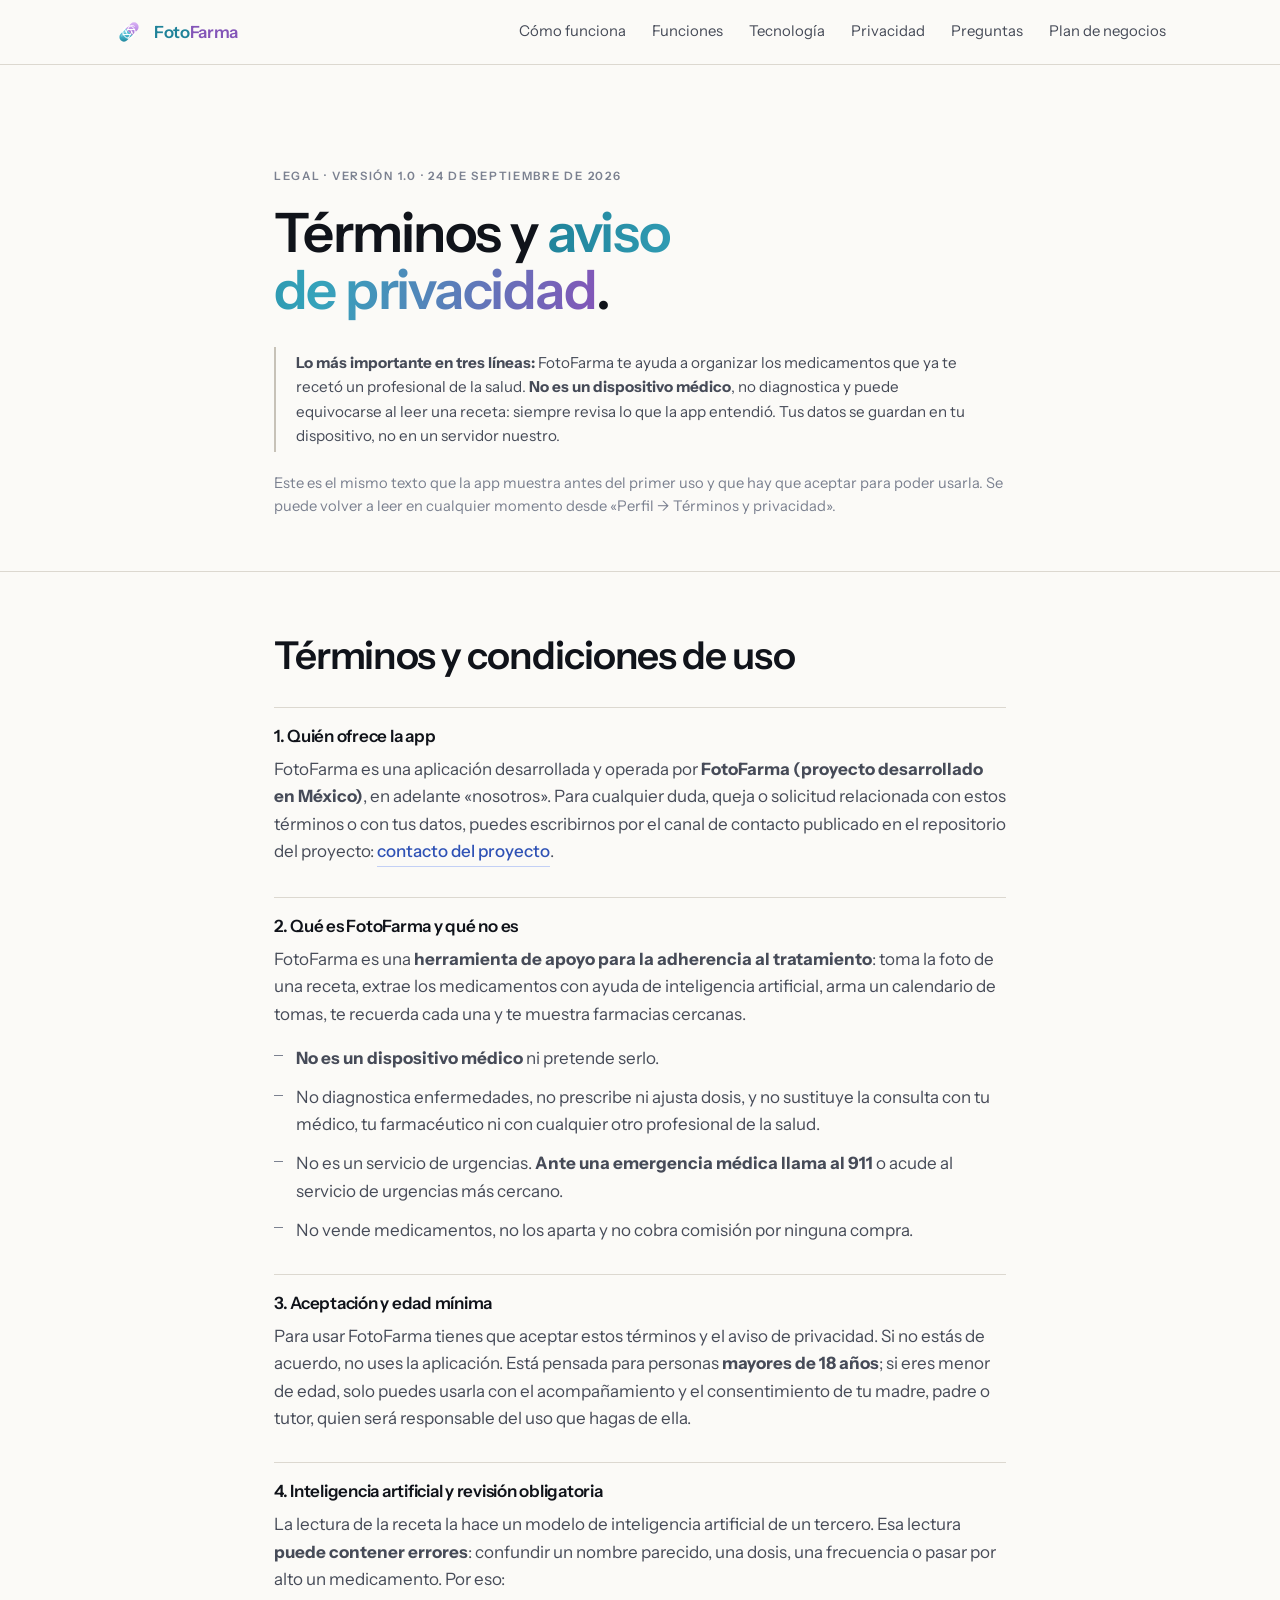
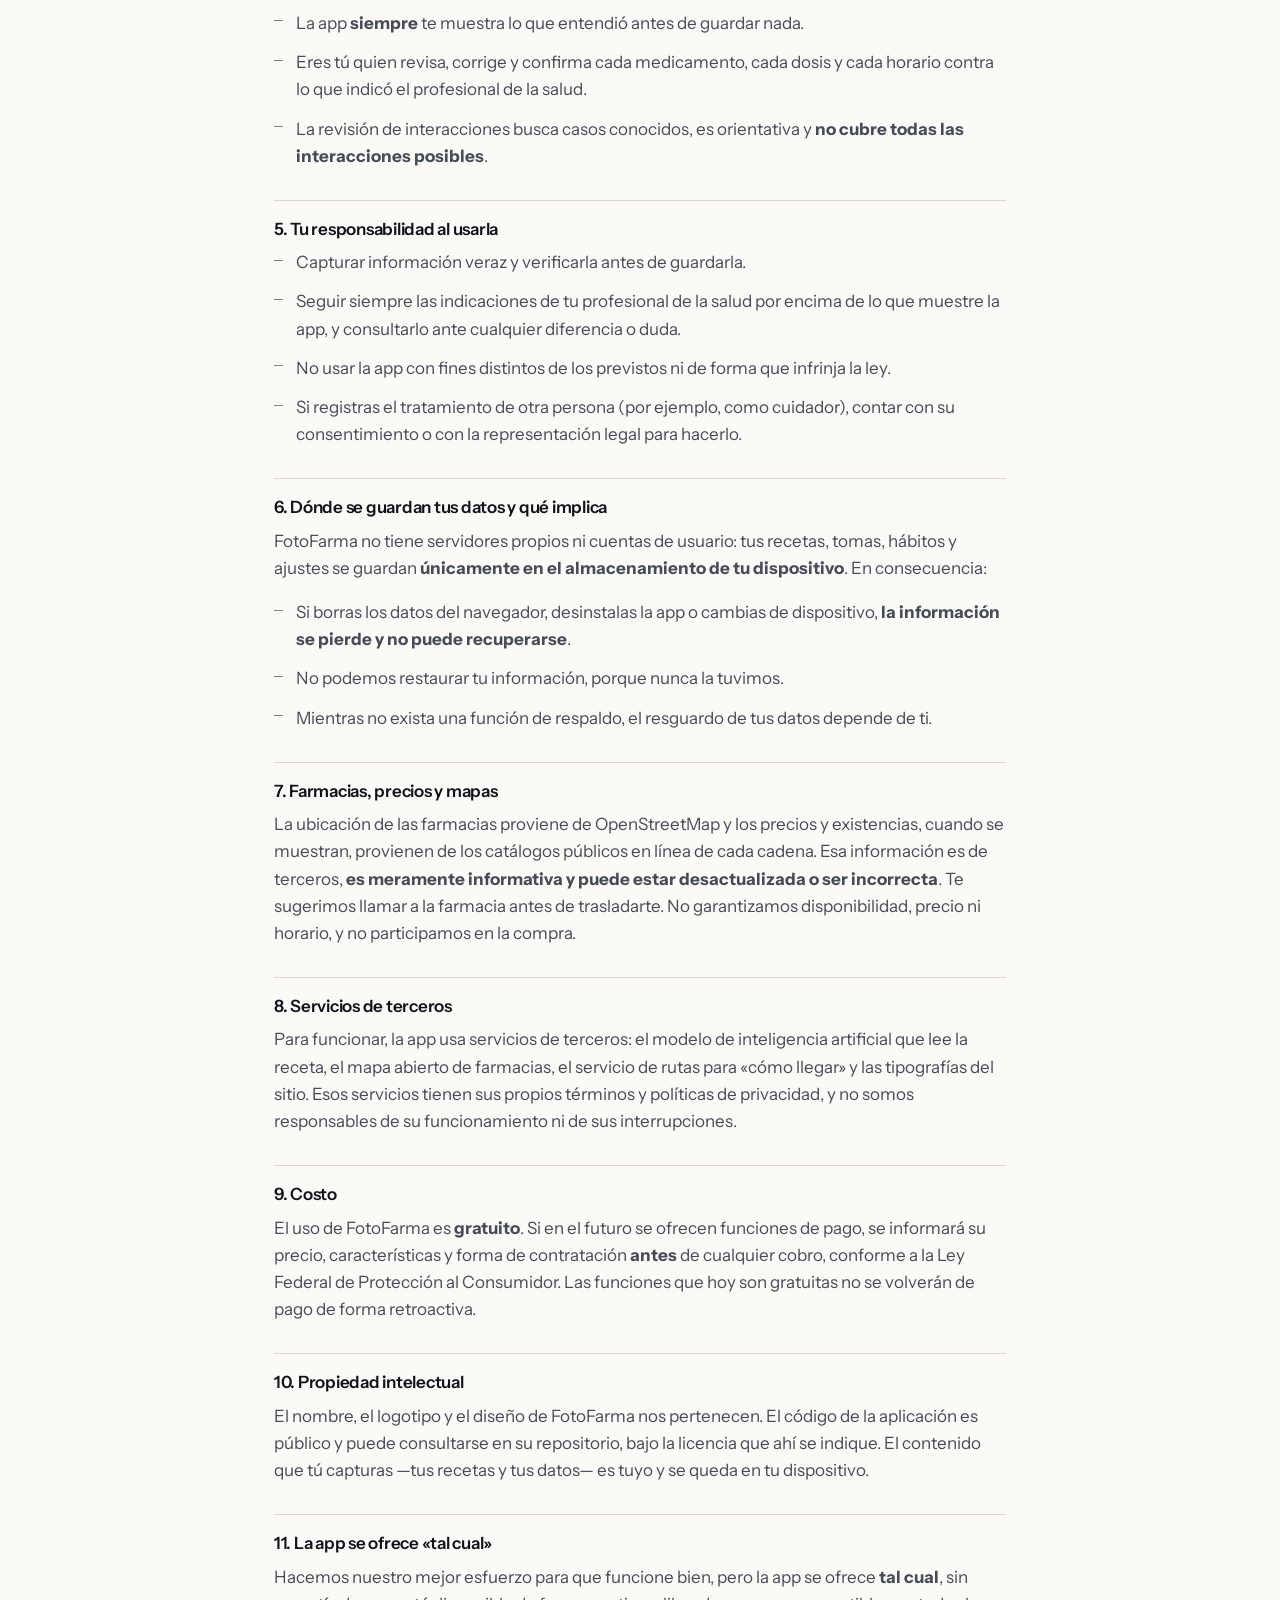
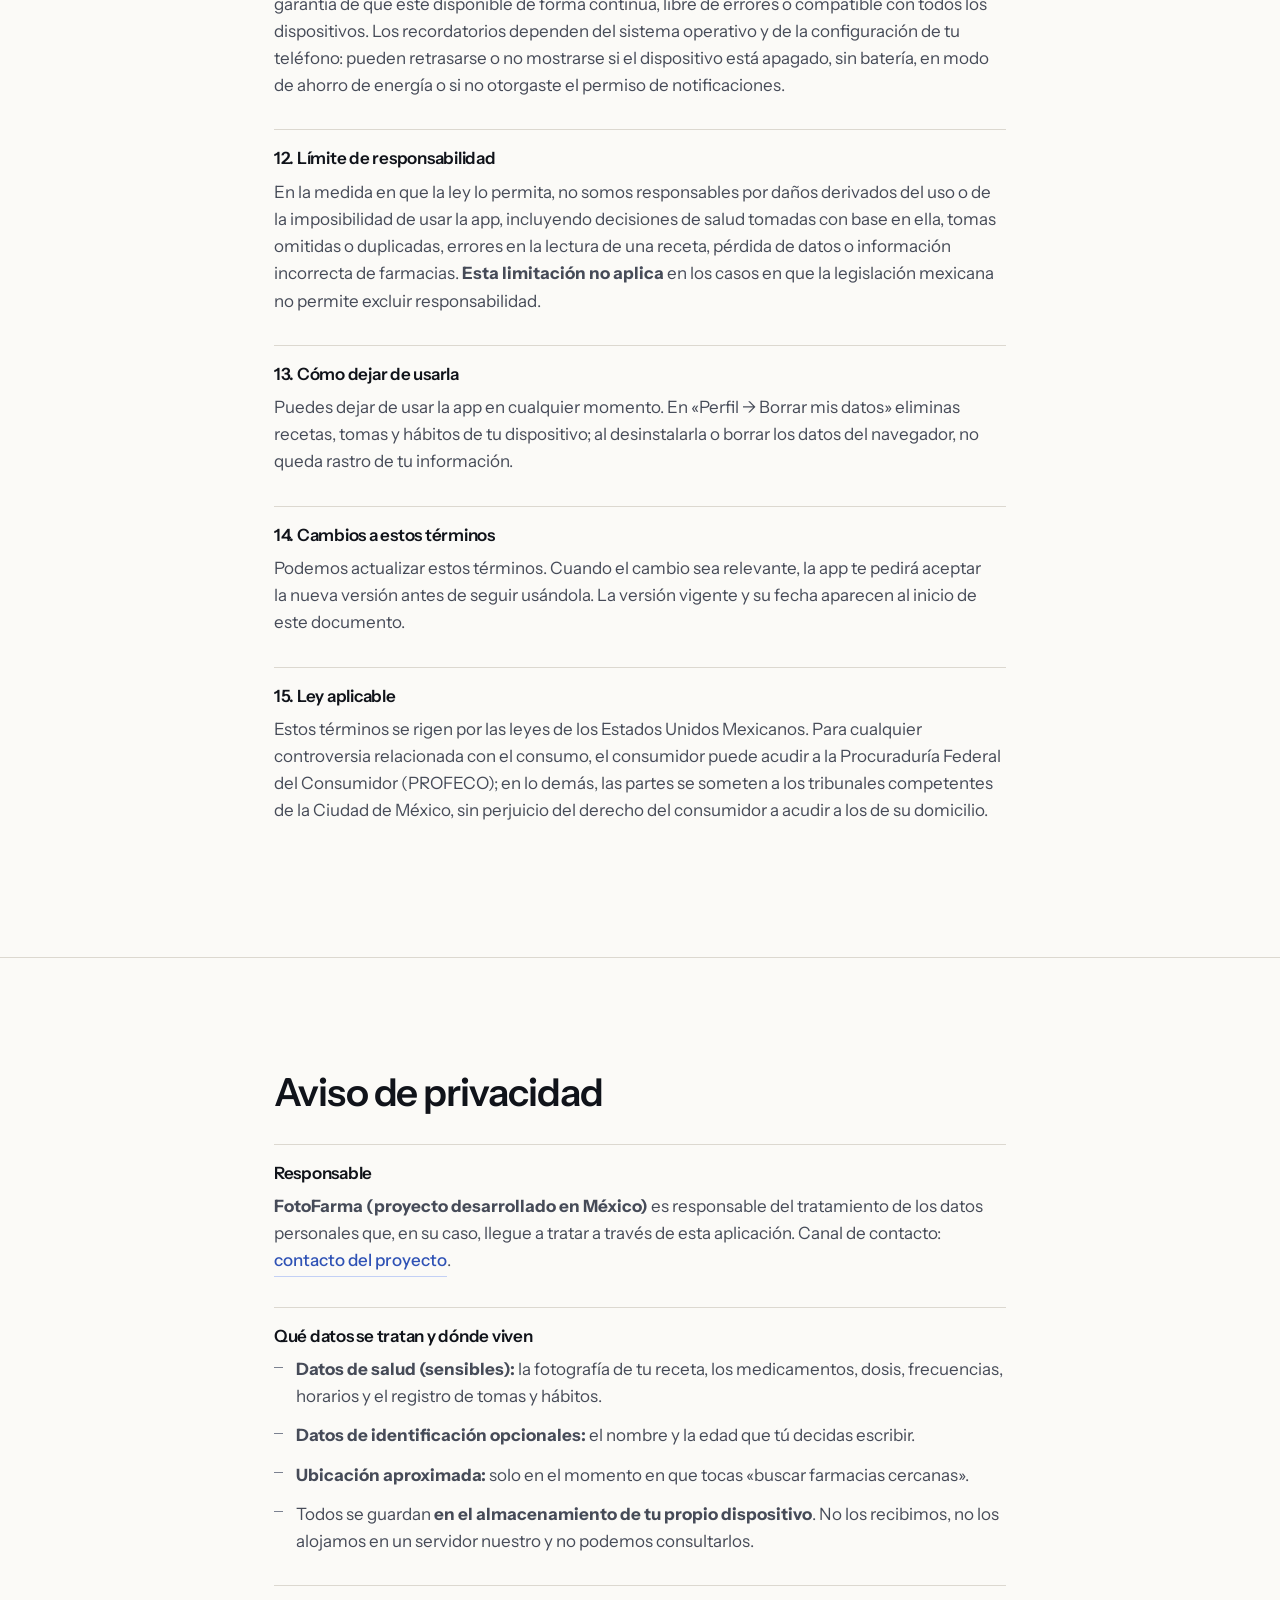
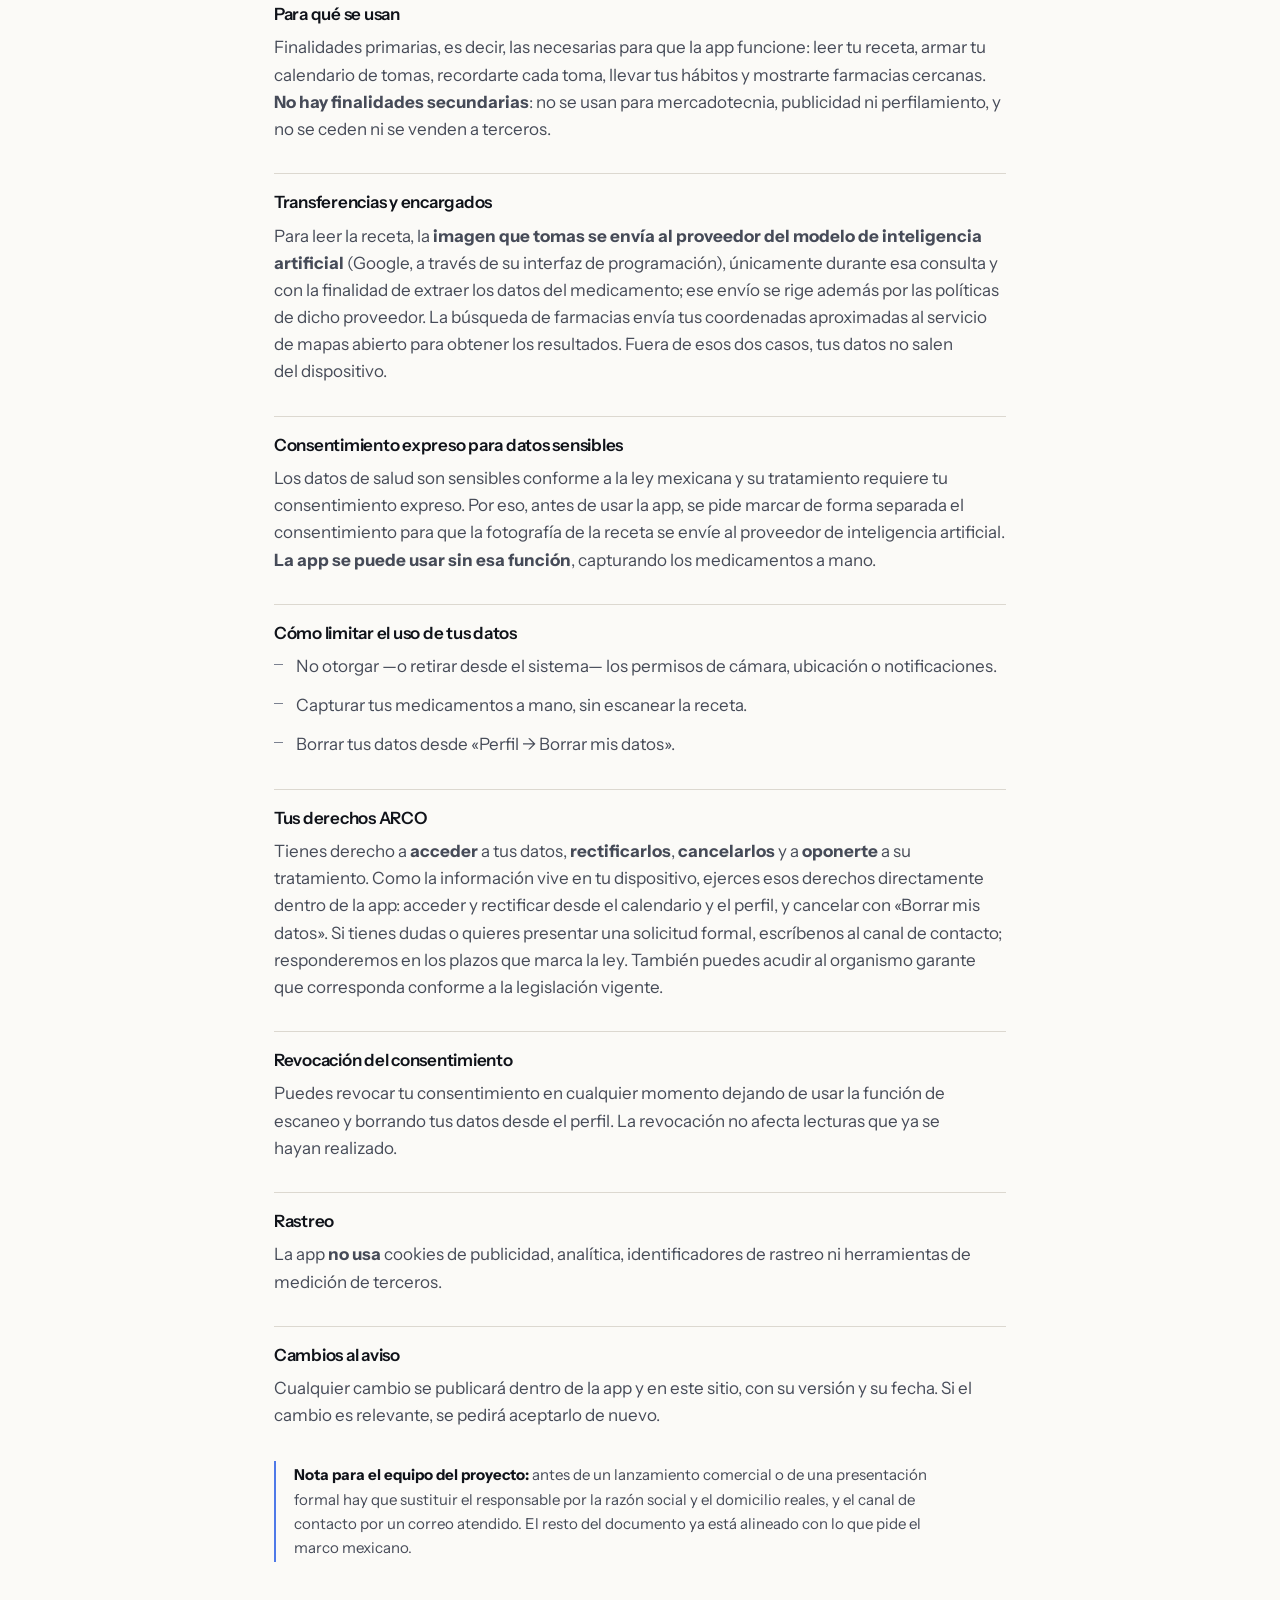
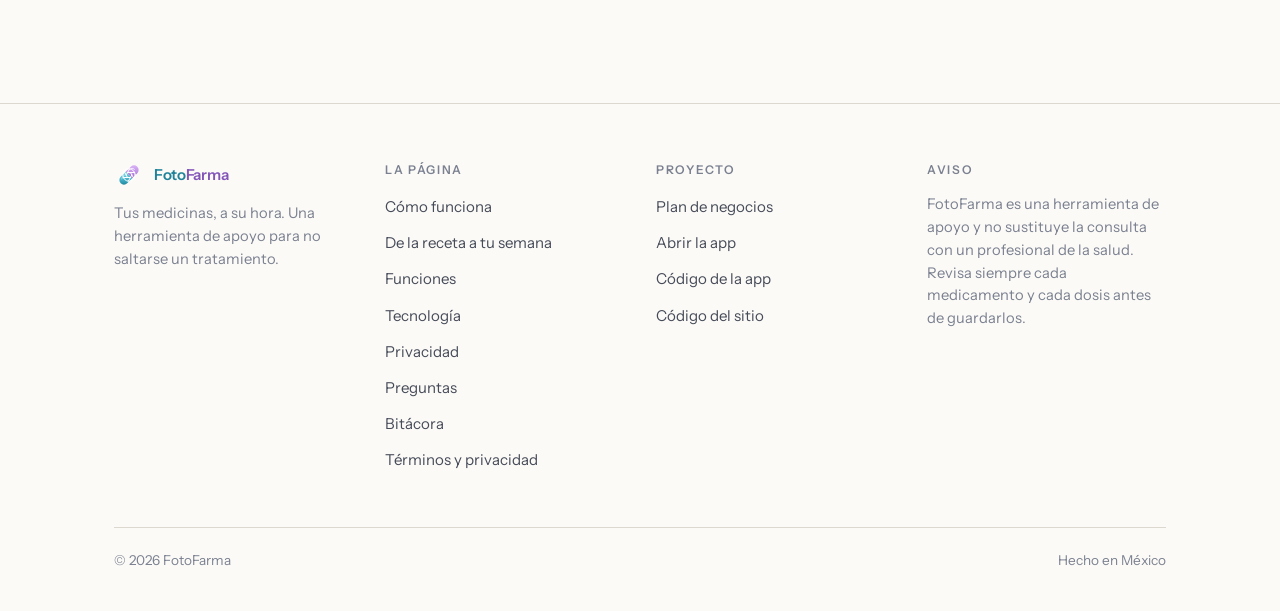
<file: terminos.html>
<!doctype html>
<html lang="es-MX">
<head>
<meta charset="utf-8">
<meta name="viewport" content="width=device-width, initial-scale=1">
<title>Términos y aviso de privacidad — FotoFarma</title>
<meta name="description" content="Términos y condiciones de uso y aviso de privacidad de FotoFarma, conforme al marco legal mexicano.">
<meta name="theme-color" content="#fbfaf7">
<link rel="icon" href="assets/img/marca.svg" type="image/svg+xml">
<meta property="og:title" content="Términos y aviso de privacidad — FotoFarma">
<meta property="og:description" content="Términos y condiciones de uso y aviso de privacidad de FotoFarma, conforme al marco legal mexicano.">
<meta property="og:type" content="website">
<link rel="preconnect" href="https://fonts.googleapis.com">
<link rel="preconnect" href="https://fonts.gstatic.com" crossorigin>
<link href="https://fonts.googleapis.com/css2?family=Instrument+Sans:ital,wght@0,400;0,500;0,600;1,400&display=swap" rel="stylesheet">
<link rel="stylesheet" href="assets/estilos.css">
</head>
<body>

<header class="nav no-imprimir">
  <div class="nav-caja">
    <a class="marca" href="./"><img src="assets/img/marca.svg" alt=""> <span><span class="w-foto">Foto</span><span class="w-farma">Farma</span></span></a>
    <nav class="nav-enlaces" aria-label="Principal">
      <a href="index.html#como">Cómo funciona</a>
      <a class="solo-movil" href="index.html#funciones">Funciones</a>
      <a href="index.html#tecnologia">Tecnología</a>
      <a href="index.html#privacidad">Privacidad</a>
      <a href="index.html#preguntas">Preguntas</a>
      <a class="solo-movil" href="plan-de-negocios.html">Plan de negocios</a>
    </nav>
  </div>
</header>

<main>

<section class="portada" style="padding-bottom:clamp(24px,3vw,40px)">
  <div class="envoltura" style="max-width:860px">
    <p class="rotulo">Legal · Versión 1.0 · 24 de septiembre de 2026</p>
    <h1 style="font-size:clamp(2.1rem,4.6vw,3.4rem);max-width:20ch">Términos y <span class="acento">aviso de privacidad</span>.</h1>
    <div class="aviso" style="margin-top:28px">
      <b>Lo más importante en tres líneas:</b> FotoFarma te ayuda a organizar los medicamentos que
      ya te recetó un profesional de la salud. <b>No es un dispositivo médico</b>, no diagnostica y
      puede equivocarse al leer una receta: siempre revisa lo que la app entendió. Tus datos se
      guardan en tu dispositivo, no en un servidor nuestro.
    </div>
    <p class="chico" style="margin-top:20px">
      Este es el mismo texto que la app muestra antes del primer uso y que hay que aceptar para
      poder usarla. Se puede volver a leer en cualquier momento desde «Perfil → Términos y privacidad».
    </p>
  </div>
</section>

<section class="filo" style="padding-top:clamp(40px,5vw,64px)">
  <div class="envoltura" style="max-width:860px">
    <h2 style="font-size:clamp(1.7rem,3vw,2.4rem)">Términos y condiciones de uso</h2>

    <h3 class="titulo-legal">1. Quién ofrece la app</h3>
    <p>FotoFarma es una aplicación desarrollada y operada por <b>FotoFarma (proyecto desarrollado en México)</b>,
      en adelante «nosotros». Para cualquier duda, queja o solicitud relacionada con estos términos o con tus
      datos, puedes escribirnos por el canal de contacto publicado en el repositorio del proyecto:
      <a class="enlace" href="https://github.com/StrattPllaner/Fotofarma2/issues" target="_blank" rel="noopener">contacto del proyecto</a>.</p>

    <h3 class="titulo-legal">2. Qué es FotoFarma y qué no es</h3>
    <p>FotoFarma es una <b>herramienta de apoyo para la adherencia al tratamiento</b>: toma la foto de una
      receta, extrae los medicamentos con ayuda de inteligencia artificial, arma un calendario de tomas,
      te recuerda cada una y te muestra farmacias cercanas.</p>
    <ul class="lista-marca">
      <li><b>No es un dispositivo médico</b> ni pretende serlo.</li>
      <li>No diagnostica enfermedades, no prescribe ni ajusta dosis, y no sustituye la consulta con tu
        médico, tu farmacéutico ni con cualquier otro profesional de la salud.</li>
      <li>No es un servicio de urgencias. <b>Ante una emergencia médica llama al 911</b> o acude al
        servicio de urgencias más cercano.</li>
      <li>No vende medicamentos, no los aparta y no cobra comisión por ninguna compra.</li>
    </ul>

    <h3 class="titulo-legal">3. Aceptación y edad mínima</h3>
    <p>Para usar FotoFarma tienes que aceptar estos términos y el aviso de privacidad. Si no estás de
      acuerdo, no uses la aplicación. Está pensada para personas <b>mayores de 18 años</b>; si eres menor
      de edad, solo puedes usarla con el acompañamiento y el consentimiento de tu madre, padre o tutor,
      quien será responsable del uso que hagas de ella.</p>

    <h3 class="titulo-legal">4. Inteligencia artificial y revisión obligatoria</h3>
    <p>La lectura de la receta la hace un modelo de inteligencia artificial de un tercero. Esa lectura
      <b>puede contener errores</b>: confundir un nombre parecido, una dosis, una frecuencia o pasar por
      alto un medicamento. Por eso:</p>
    <ul class="lista-marca">
      <li>La app <b>siempre</b> te muestra lo que entendió antes de guardar nada.</li>
      <li>Eres tú quien revisa, corrige y confirma cada medicamento, cada dosis y cada horario contra lo
        que indicó el profesional de la salud.</li>
      <li>La revisión de interacciones busca casos conocidos, es orientativa y <b>no cubre todas las
        interacciones posibles</b>.</li>
    </ul>

    <h3 class="titulo-legal">5. Tu responsabilidad al usarla</h3>
    <ul class="lista-marca">
      <li>Capturar información veraz y verificarla antes de guardarla.</li>
      <li>Seguir siempre las indicaciones de tu profesional de la salud por encima de lo que muestre la
        app, y consultarlo ante cualquier diferencia o duda.</li>
      <li>No usar la app con fines distintos de los previstos ni de forma que infrinja la ley.</li>
      <li>Si registras el tratamiento de otra persona (por ejemplo, como cuidador), contar con su
        consentimiento o con la representación legal para hacerlo.</li>
    </ul>

    <h3 class="titulo-legal">6. Dónde se guardan tus datos y qué implica</h3>
    <p>FotoFarma no tiene servidores propios ni cuentas de usuario: tus recetas, tomas, hábitos y ajustes
      se guardan <b>únicamente en el almacenamiento de tu dispositivo</b>. En consecuencia:</p>
    <ul class="lista-marca">
      <li>Si borras los datos del navegador, desinstalas la app o cambias de dispositivo, <b>la
        información se pierde y no puede recuperarse</b>.</li>
      <li>No podemos restaurar tu información, porque nunca la tuvimos.</li>
      <li>Mientras no exista una función de respaldo, el resguardo de tus datos depende de ti.</li>
    </ul>

    <h3 class="titulo-legal">7. Farmacias, precios y mapas</h3>
    <p>La ubicación de las farmacias proviene de OpenStreetMap y los precios y existencias, cuando se
      muestran, provienen de los catálogos públicos en línea de cada cadena. Esa información es de
      terceros, <b>es meramente informativa y puede estar desactualizada o ser incorrecta</b>. Te
      sugerimos llamar a la farmacia antes de trasladarte. No garantizamos disponibilidad, precio ni
      horario, y no participamos en la compra.</p>

    <h3 class="titulo-legal">8. Servicios de terceros</h3>
    <p>Para funcionar, la app usa servicios de terceros: el modelo de inteligencia artificial que lee la
      receta, el mapa abierto de farmacias, el servicio de rutas para «cómo llegar» y las tipografías del
      sitio. Esos servicios tienen sus propios términos y políticas de privacidad, y no somos responsables
      de su funcionamiento ni de sus interrupciones.</p>

    <h3 class="titulo-legal">9. Costo</h3>
    <p>El uso de FotoFarma es <b>gratuito</b>. Si en el futuro se ofrecen funciones de pago, se informará
      su precio, características y forma de contratación <b>antes</b> de cualquier cobro, conforme a la Ley
      Federal de Protección al Consumidor. Las funciones que hoy son gratuitas no se volverán de pago de
      forma retroactiva.</p>

    <h3 class="titulo-legal">10. Propiedad intelectual</h3>
    <p>El nombre, el logotipo y el diseño de FotoFarma nos pertenecen. El código de la aplicación es
      público y puede consultarse en su repositorio, bajo la licencia que ahí se indique. El contenido que
      tú capturas —tus recetas y tus datos— es tuyo y se queda en tu dispositivo.</p>

    <h3 class="titulo-legal">11. La app se ofrece «tal cual»</h3>
    <p>Hacemos nuestro mejor esfuerzo para que funcione bien, pero la app se ofrece <b>tal cual</b>, sin
      garantía de que esté disponible de forma continua, libre de errores o compatible con todos los
      dispositivos. Los recordatorios dependen del sistema operativo y de la configuración de tu teléfono:
      pueden retrasarse o no mostrarse si el dispositivo está apagado, sin batería, en modo de ahorro de
      energía o si no otorgaste el permiso de notificaciones.</p>

    <h3 class="titulo-legal">12. Límite de responsabilidad</h3>
    <p>En la medida en que la ley lo permita, no somos responsables por daños derivados del uso o de la
      imposibilidad de usar la app, incluyendo decisiones de salud tomadas con base en ella, tomas
      omitidas o duplicadas, errores en la lectura de una receta, pérdida de datos o información incorrecta
      de farmacias. <b>Esta limitación no aplica</b> en los casos en que la legislación mexicana no permite
      excluir responsabilidad.</p>

    <h3 class="titulo-legal">13. Cómo dejar de usarla</h3>
    <p>Puedes dejar de usar la app en cualquier momento. En «Perfil → Borrar mis datos» eliminas recetas,
      tomas y hábitos de tu dispositivo; al desinstalarla o borrar los datos del navegador, no queda rastro
      de tu información.</p>

    <h3 class="titulo-legal">14. Cambios a estos términos</h3>
    <p>Podemos actualizar estos términos. Cuando el cambio sea relevante, la app te pedirá aceptar la nueva
      versión antes de seguir usándola. La versión vigente y su fecha aparecen al inicio de este documento.</p>

    <h3 class="titulo-legal">15. Ley aplicable</h3>
    <p>Estos términos se rigen por las leyes de los Estados Unidos Mexicanos. Para cualquier controversia
      relacionada con el consumo, el consumidor puede acudir a la Procuraduría Federal del Consumidor
      (PROFECO); en lo demás, las partes se someten a los tribunales competentes de la Ciudad de México,
      sin perjuicio del derecho del consumidor a acudir a los de su domicilio.</p>
  </div>
</section>

<section class="filo">
  <div class="envoltura" style="max-width:860px">
    <h2 style="font-size:clamp(1.7rem,3vw,2.4rem)">Aviso de privacidad</h2>

    <h3 class="titulo-legal">Responsable</h3>
    <p><b>FotoFarma (proyecto desarrollado en México)</b> es responsable del tratamiento de los datos
      personales que, en su caso, llegue a tratar a través de esta aplicación. Canal de contacto:
      <a class="enlace" href="https://github.com/StrattPllaner/Fotofarma2/issues" target="_blank" rel="noopener">contacto del proyecto</a>.</p>

    <h3 class="titulo-legal">Qué datos se tratan y dónde viven</h3>
    <ul class="lista-marca">
      <li><b>Datos de salud (sensibles):</b> la fotografía de tu receta, los medicamentos, dosis,
        frecuencias, horarios y el registro de tomas y hábitos.</li>
      <li><b>Datos de identificación opcionales:</b> el nombre y la edad que tú decidas escribir.</li>
      <li><b>Ubicación aproximada:</b> solo en el momento en que tocas «buscar farmacias cercanas».</li>
      <li>Todos se guardan <b>en el almacenamiento de tu propio dispositivo</b>. No los recibimos, no los
        alojamos en un servidor nuestro y no podemos consultarlos.</li>
    </ul>

    <h3 class="titulo-legal">Para qué se usan</h3>
    <p>Finalidades primarias, es decir, las necesarias para que la app funcione: leer tu receta, armar tu
      calendario de tomas, recordarte cada toma, llevar tus hábitos y mostrarte farmacias cercanas.
      <b>No hay finalidades secundarias</b>: no se usan para mercadotecnia, publicidad ni perfilamiento, y
      no se ceden ni se venden a terceros.</p>

    <h3 class="titulo-legal">Transferencias y encargados</h3>
    <p>Para leer la receta, la <b>imagen que tomas se envía al proveedor del modelo de inteligencia
      artificial</b> (Google, a través de su interfaz de programación), únicamente durante esa consulta y
      con la finalidad de extraer los datos del medicamento; ese envío se rige además por las políticas de
      dicho proveedor. La búsqueda de farmacias envía tus coordenadas aproximadas al servicio de mapas
      abierto para obtener los resultados. Fuera de esos dos casos, tus datos no salen del dispositivo.</p>

    <h3 class="titulo-legal">Consentimiento expreso para datos sensibles</h3>
    <p>Los datos de salud son sensibles conforme a la ley mexicana y su tratamiento requiere tu
      consentimiento expreso. Por eso, antes de usar la app, se pide marcar de forma separada el
      consentimiento para que la fotografía de la receta se envíe al proveedor de inteligencia artificial.
      <b>La app se puede usar sin esa función</b>, capturando los medicamentos a mano.</p>

    <h3 class="titulo-legal">Cómo limitar el uso de tus datos</h3>
    <ul class="lista-marca">
      <li>No otorgar —o retirar desde el sistema— los permisos de cámara, ubicación o notificaciones.</li>
      <li>Capturar tus medicamentos a mano, sin escanear la receta.</li>
      <li>Borrar tus datos desde «Perfil → Borrar mis datos».</li>
    </ul>

    <h3 class="titulo-legal">Tus derechos ARCO</h3>
    <p>Tienes derecho a <b>acceder</b> a tus datos, <b>rectificarlos</b>, <b>cancelarlos</b> y a
      <b>oponerte</b> a su tratamiento. Como la información vive en tu dispositivo, ejerces esos derechos
      directamente dentro de la app: acceder y rectificar desde el calendario y el perfil, y cancelar con
      «Borrar mis datos». Si tienes dudas o quieres presentar una solicitud formal, escríbenos al canal de
      contacto; responderemos en los plazos que marca la ley. También puedes acudir al organismo garante
      que corresponda conforme a la legislación vigente.</p>

    <h3 class="titulo-legal">Revocación del consentimiento</h3>
    <p>Puedes revocar tu consentimiento en cualquier momento dejando de usar la función de escaneo y
      borrando tus datos desde el perfil. La revocación no afecta lecturas que ya se hayan realizado.</p>

    <h3 class="titulo-legal">Rastreo</h3>
    <p>La app <b>no usa</b> cookies de publicidad, analítica, identificadores de rastreo ni herramientas de
      medición de terceros.</p>

    <h3 class="titulo-legal">Cambios al aviso</h3>
    <p>Cualquier cambio se publicará dentro de la app y en este sitio, con su versión y su fecha. Si el
      cambio es relevante, se pedirá aceptarlo de nuevo.</p>

    <div class="nota" style="margin-top:32px">
      <b>Nota para el equipo del proyecto:</b> antes de un lanzamiento comercial o de una presentación
      formal hay que sustituir el responsable por la razón social y el domicilio reales, y el canal de
      contacto por un correo atendido. El resto del documento ya está alineado con lo que pide el marco
      mexicano.
    </div>
  </div>
</section>

</main>

<footer class="pie no-imprimir">
  <div class="envoltura">
    <div class="pie-cols">
      <div>
        <a class="marca" style="margin-bottom:12px" href="./"><img src="assets/img/marca.svg" alt=""> <span><span class="w-foto">Foto</span><span class="w-farma">Farma</span></span></a>
        <p class="chico" style="max-width:30ch">Tus medicinas, a su hora. Una herramienta de apoyo para no saltarse un tratamiento.</p>
      </div>
      <div>
        <h5>La página</h5>
        <ul>
          <li><a href="index.html#como">Cómo funciona</a></li>
          <li><a href="index.html#paso">De la receta a tu semana</a></li>
          <li><a href="index.html#funciones">Funciones</a></li>
          <li><a href="index.html#tecnologia">Tecnología</a></li>
          <li><a href="index.html#privacidad">Privacidad</a></li>
          <li><a href="index.html#preguntas">Preguntas</a></li>
          <li><a href="index.html#bitacora">Bitácora</a></li>
          <li><a href="terminos.html">Términos y privacidad</a></li>
        </ul>
      </div>
      <div>
        <h5>Proyecto</h5>
        <ul>
          <li><a href="plan-de-negocios.html">Plan de negocios</a></li>
          <li><a href="https://strattpllaner.github.io/Fotofarma2/" target="_blank" rel="noopener">Abrir la app</a></li>
          <li><a href="https://github.com/StrattPllaner/Fotofarma2" target="_blank" rel="noopener">Código de la app</a></li>
          <li><a href="https://github.com/StrattPllaner/fotofarma-web" target="_blank" rel="noopener">Código del sitio</a></li>
        </ul>
      </div>
      <div>
        <h5>Aviso</h5>
        <p class="chico" style="max-width:34ch">
          FotoFarma es una herramienta de apoyo y no sustituye la consulta con un profesional de la salud.
          Revisa siempre cada medicamento y cada dosis antes de guardarlos.
        </p>
      </div>
    </div>
    <div class="pie-abajo">
      <span>© 2026 FotoFarma</span>
      <span>Hecho en México</span>
    </div>
  </div>
</footer>

<script src="assets/sitio.js" defer></script>
</body>
</html>
</file>
<file: assets/estilos.css>
/* FotoFarma — hoja de estilos del sitio
   Una sola tipografía (Instrument Sans) y los colores de la marca: aguamarina y lila.
   Nada de sombras de colores ni degradados decorativos: papel, tinta y una línea fina. */

:root {
  --papel: #fbfaf7;
  --papel-2: #f3f1ec;
  --tinta: #10131a;
  --tinta-70: #464b58;
  --tinta-45: #7b8190;
  --linea: #dcd8d0;
  --linea-fuerte: #c7c2b8;

  --azul: #4f79e8;
  --azul-oscuro: #2f52b5;
  --agua: #1f8299;        /* aguamarina del logo, apto para texto */
  --agua-claro: #35a3bb;
  --lila: #8355b8;        /* lila del logo, apto para texto */
  --lila-claro: #a678d6;
  --menta: #17876a;
  --sol: #b86a09;
  --rosa: #c0436b;

  /* fondos suaves de cada color, para secciones y tarjetas */
  --agua-tenue: #e7f5f8;
  --lila-tenue: #f2ecfa;
  --azul-tenue: #e9effd;
  --menta-tenue: #e4f4ee;
  --sol-tenue: #fdf1de;

  --noche: #0e1116;
  --noche-2: #161b23;
  --noche-linea: #2a313c;
  --noche-texto: #b9c0cd;

  --ancho: 1180px;
  --gutter: clamp(20px, 5vw, 64px);
  --radio: 14px;

  --paso: clamp(72px, 9vw, 132px);
}

*, *::before, *::after { box-sizing: border-box; }

html {
  -webkit-text-size-adjust: 100%;
  scroll-behavior: smooth;
  scroll-padding-top: 88px;
}

body {
  margin: 0;
  background: var(--papel);
  color: var(--tinta);
  font-family: "Instrument Sans", -apple-system, BlinkMacSystemFont, "Segoe UI", sans-serif;
  font-size: 17px;
  line-height: 1.6;
  font-feature-settings: "ss01", "cv01";
  -webkit-font-smoothing: antialiased;
}

img { max-width: 100%; height: auto; display: block; }
a { color: inherit; }

::selection { background: #d9e2fb; }

/* ---------- Tipografía ---------- */

h1, h2, h3, h4 {
  margin: 0;
  font-weight: 600;
  letter-spacing: -0.028em;
  line-height: 1.06;
  text-wrap: balance;
}

h1 { font-size: clamp(2.6rem, 6.4vw, 5.1rem); }
h2 { font-size: clamp(2rem, 4.2vw, 3.3rem); }
h3 { font-size: clamp(1.25rem, 2vw, 1.6rem); line-height: 1.2; }
h4 { font-size: 1.02rem; letter-spacing: -0.01em; line-height: 1.35; }

p { margin: 0 0 1em; text-wrap: pretty; }

/* Acento con los colores del logo: aguamarina que pasa a lila */
.acento {
  background: linear-gradient(100deg, var(--agua) 0%, var(--agua-claro) 38%, var(--lila) 100%);
  -webkit-background-clip: text;
  background-clip: text;
  color: transparent;
  -webkit-text-fill-color: transparent;
}
.noche .acento {
  background: linear-gradient(100deg, #6fcfe2 0%, #8fd8e6 38%, #c9a4ea 100%);
  -webkit-background-clip: text;
  background-clip: text;
}

.rotulo {
  font-size: 0.72rem;
  font-weight: 600;
  letter-spacing: 0.15em;
  text-transform: uppercase;
  color: var(--tinta-45);
  margin: 0 0 18px;
}

.entrada {
  font-size: clamp(1.05rem, 1.5vw, 1.32rem);
  line-height: 1.5;
  color: var(--tinta-70);
  max-width: 62ch;
}

.chico { font-size: 0.92rem; color: var(--tinta-45); line-height: 1.55; }
.cifra { font-variant-numeric: tabular-nums; }

/* ---------- Estructura ---------- */

.envoltura {
  width: 100%;
  max-width: var(--ancho);
  margin-inline: auto;
  padding-inline: var(--gutter);
}

section { padding-block: var(--paso); }
.filo { border-top: 1px solid var(--linea); }

.noche {
  background: var(--noche);
  color: #f2f4f8;
}
.noche .entrada, .noche p { color: var(--noche-texto); }
.noche .rotulo { color: #7d8799; }
.noche .filo, .noche .linea { border-color: var(--noche-linea); }

.rejilla { display: grid; gap: clamp(28px, 4vw, 56px); }
.rejilla > * { min-width: 0; }   /* si no, un bloque de código ensancha la columna */
@media (min-width: 900px) {
  .rejilla-2 { grid-template-columns: 1fr 1fr; align-items: center; }
  .rejilla-2.arriba { align-items: start; }
  .rejilla-3 { grid-template-columns: repeat(3, 1fr); align-items: start; }
  .rejilla-4 { grid-template-columns: repeat(4, 1fr); align-items: start; }
  .invertido { direction: rtl; }
  .invertido > * { direction: ltr; }
}
@media (min-width: 640px) and (max-width: 899px) {
  .rejilla-3, .rejilla-4 { grid-template-columns: 1fr 1fr; }
}

/* ---------- Navegación ---------- */

.nav {
  position: sticky;
  top: 0;
  z-index: 50;
  background: rgba(251, 250, 247, 0.94);
  backdrop-filter: saturate(180%) blur(14px);
  -webkit-backdrop-filter: saturate(180%) blur(14px);
  border-bottom: 1px solid var(--linea);
}
.nav-caja {
  display: flex;
  align-items: center;
  gap: 28px;
  height: 64px;
  max-width: var(--ancho);
  margin-inline: auto;
  padding-inline: var(--gutter);
}
.marca {
  display: flex;
  align-items: center;
  gap: 10px;
  font-weight: 600;
  letter-spacing: -0.02em;
  text-decoration: none;
  font-size: 1.05rem;
}
.marca img { width: 30px; height: 30px; }
.marca .w-foto { color: var(--agua); }
.marca .w-farma { color: var(--lila); }
.noche .marca .w-foto, .pie .marca .w-foto { color: var(--agua); }
.noche .marca .w-foto { color: #4fc0d6; }
.noche .marca .w-farma { color: #b98ee0; }
.nav-enlaces {
  display: none;
  gap: 26px;
  margin-left: auto;
  font-size: 0.93rem;
  color: var(--tinta-70);
}
.nav-enlaces a { text-decoration: none; transition: color .18s ease; }
.nav-enlaces a:hover { color: var(--tinta); }
.nav-enlaces a[aria-current="page"] { color: var(--tinta); font-weight: 500; }
@media (min-width: 860px) { .nav-enlaces { display: flex; } .nav .boton { margin-left: 0; } }
/* En celular solo queda un enlace visible, para no apretar la barra */
@media (max-width: 859px) {
  .nav-enlaces { display: flex; margin-left: auto; gap: 20px; }
  .nav-enlaces a:not(.solo-movil) { display: none; }
}
@media (max-width: 520px) {
  .nav-caja { gap: 14px; }
  .nav .boton { padding: 9px 15px; font-size: 0.88rem; }
  .nav-enlaces { font-size: 0.88rem; }
}
.nav .boton { margin-left: auto; }
@media (min-width: 860px) { .nav .boton { margin-left: 8px; } }

/* ---------- Botones ---------- */

.boton {
  display: inline-flex;
  align-items: center;
  gap: 8px;
  padding: 11px 20px;
  border-radius: 999px;
  border: 1px solid transparent;
  background: var(--tinta);
  color: var(--papel);
  font: inherit;
  font-size: 0.95rem;
  font-weight: 500;
  text-decoration: none;
  white-space: nowrap;
  cursor: pointer;
  transition: transform .16s ease, background .2s ease, border-color .2s ease, color .2s ease;
}
.boton:hover { transform: translateY(-1px); background: #000; }
.boton.claro { background: transparent; color: var(--tinta); border-color: var(--linea-fuerte); }
.boton.claro:hover { background: #fff; border-color: var(--tinta-45); }
.boton.azul { background: var(--azul); color: #fff; }
.boton.azul:hover { background: var(--azul-oscuro); }
.noche .boton { background: #fff; color: var(--noche); }
.noche .boton.claro { background: transparent; color: #fff; border-color: #3a424f; }
.boton-fila { display: flex; flex-wrap: wrap; gap: 12px; margin-top: 30px; }

.enlace {
  display: inline-flex;
  align-items: center;
  gap: 6px;
  color: var(--azul-oscuro);
  text-decoration: none;
  font-weight: 500;
  border-bottom: 1px solid #c3d0f5;
  padding-bottom: 1px;
  transition: border-color .2s ease;
}
.enlace:hover { border-color: var(--azul-oscuro); }
.noche .enlace { color: #9db6ff; border-color: #33405e; }

/* ---------- Portada ---------- */

.portada { padding-top: clamp(56px, 8vw, 104px); padding-bottom: 0; }
.portada h1 { max-width: 15ch; }
.portada .entrada { margin-top: 26px; }

.dato-fila {
  display: grid;
  gap: 24px;
  grid-template-columns: repeat(auto-fit, minmax(150px, 1fr));
  margin-top: clamp(48px, 6vw, 76px);
  padding-top: 26px;
  border-top: 1px solid var(--linea);
}
.dato b {
  display: block;
  font-size: clamp(1.7rem, 3vw, 2.3rem);
  font-weight: 600;
  letter-spacing: -0.03em;
  line-height: 1;
  font-variant-numeric: tabular-nums;
}
.dato span { display: block; margin-top: 8px; font-size: 0.88rem; color: var(--tinta-45); line-height: 1.4; }

/* ---------- Teléfonos ---------- */

.telefonos {
  display: flex;
  justify-content: center;
  align-items: flex-end;
  gap: clamp(16px, 3vw, 40px);
  margin-top: clamp(48px, 6vw, 80px);
  padding-bottom: clamp(48px, 6vw, 80px);
}
.telefono {
  width: min(260px, 72vw);
  border-radius: 38px;
  padding: 9px;
  background: linear-gradient(160deg, #23272f, #0f1216);
  box-shadow: 0 30px 60px -30px rgba(16, 19, 26, .5), 0 4px 14px -6px rgba(16, 19, 26, .25);
  flex: 0 0 auto;
}
.telefono img { border-radius: 30px; }
.telefono.secundario { display: none; width: min(224px, 60vw); margin-bottom: 34px; }
@media (min-width: 860px) { .telefono.secundario { display: block; } }
.telefono.solo { margin: 0; }

/* Tres capturas del mismo tamaño, una junto a otra (se apilan en celular) */
.telefonos.trio { flex-wrap: wrap; align-items: flex-start; }
.telefonos.trio .telefono { width: min(236px, 74vw); margin: 0; }

.figura { margin: 0; }
.figura figcaption { margin-top: 14px; font-size: 0.86rem; color: var(--tinta-45); }

/* ---------- Pasos ---------- */

.paso { position: relative; padding-top: 26px; border-top: 1px solid var(--linea); }
.paso .num {
  font-size: 1.05rem;
  font-weight: 600;
  letter-spacing: 0.12em;
  font-variant-numeric: tabular-nums;
  line-height: 1;
  color: var(--linea-fuerte);
  display: block;
  margin-bottom: 14px;
}
.paso h3 { margin-bottom: 10px; }
.paso p { color: var(--tinta-70); margin: 0; }

/* ---------- Tarjetas de función ---------- */

.ficha {
  padding-top: 22px;
  border-top: 1px solid var(--linea);
}
.ficha h4 { margin-bottom: 8px; }
.ficha p { color: var(--tinta-70); font-size: 0.97rem; margin: 0; }
.noche .ficha { border-color: var(--noche-linea); }
.noche .ficha p { color: var(--noche-texto); }

.lista-limpia { list-style: none; margin: 0; padding: 0; }
.lista-marca { margin: 0; padding: 0; list-style: none; }
.lista-marca li {
  position: relative;
  padding-left: 22px;
  margin-bottom: 12px;
  color: var(--tinta-70);
}
.lista-marca li::before {
  content: "";
  position: absolute;
  left: 0;
  top: 0.62em;
  width: 9px;
  height: 1px;
  background: var(--tinta-45);
}
.noche .lista-marca li { color: var(--noche-texto); }

/* ---------- Bloque de cita / franja ---------- */

.cita {
  font-size: clamp(1.5rem, 3vw, 2.3rem);
  font-weight: 500;
  line-height: 1.24;
  letter-spacing: -0.02em;
  max-width: 24ch;
  margin: 0;
}

/* ---------- Tablas ---------- */

.tabla-caja { overflow-x: auto; margin-top: 28px; }
table {
  width: 100%;
  border-collapse: collapse;
  font-size: 0.95rem;
  font-variant-numeric: tabular-nums;
}
caption {
  text-align: left;
  font-size: 0.82rem;
  color: var(--tinta-45);
  padding-bottom: 12px;
}
th, td {
  text-align: left;
  padding: 13px 16px 13px 0;
  border-bottom: 1px solid var(--linea);
  vertical-align: top;
}
th {
  font-weight: 600;
  font-size: 0.78rem;
  letter-spacing: 0.08em;
  text-transform: uppercase;
  color: var(--tinta-45);
  border-bottom-color: var(--linea-fuerte);
}
th.num-col, td.num-col { white-space: nowrap; text-align: right; }
tbody tr:last-child td { border-bottom: 0; }
td b { font-weight: 600; }

/* ---------- Preguntas ---------- */

details {
  border-top: 1px solid var(--linea);
  padding: 20px 0;
}
details summary {
  cursor: pointer;
  list-style: none;
  font-weight: 500;
  font-size: 1.05rem;
  display: flex;
  justify-content: space-between;
  gap: 20px;
  align-items: baseline;
}
details summary::-webkit-details-marker { display: none; }
details summary::after {
  content: "+";
  font-size: 1.2rem;
  color: var(--tinta-45);
  line-height: 1;
}
details[open] summary::after { content: "–"; }
details p { margin: 14px 0 0; color: var(--tinta-70); max-width: 68ch; }

/* ---------- Aviso ---------- */

.aviso {
  border-left: 2px solid var(--linea-fuerte);
  padding: 4px 0 4px 20px;
  color: var(--tinta-70);
  font-size: 0.95rem;
  max-width: 70ch;
}
.noche .aviso { border-color: #39424f; color: var(--noche-texto); }

/* ---------- Plan de negocios ---------- */

.plan-cuerpo { display: block; }
@media (min-width: 1000px) {
  .pagina-plan .envoltura { max-width: 1300px; }
  .plan-cuerpo {
    display: grid;
    grid-template-columns: 208px 1fr;
    gap: clamp(40px, 6vw, 88px);
    align-items: start;
  }
}
.plan-cuerpo > * { min-width: 0; }
.indice { display: none; }
@media (min-width: 1000px) {
  .indice {
    display: block;
    position: sticky;
    top: 96px;
    font-size: 0.9rem;
  }
}
.indice ol { list-style: none; margin: 0; padding: 0; counter-reset: idx; }
.indice li { counter-increment: idx; }
.indice a {
  display: block;
  padding: 6px 0 6px 28px;
  position: relative;
  color: var(--tinta-45);
  text-decoration: none;
  line-height: 1.35;
  transition: color .18s ease;
}
.indice a::before {
  content: counter(idx, decimal-leading-zero);
  position: absolute;
  left: 0;
  font-variant-numeric: tabular-nums;
  font-size: 0.78rem;
  color: var(--linea-fuerte);
}
.indice a:hover { color: var(--tinta); }
.indice a.activo { color: var(--tinta); font-weight: 500; }
.indice a.activo::before { color: var(--azul); }

.plan-seccion { padding-top: clamp(48px, 6vw, 76px); scroll-margin-top: 92px; }
.plan-seccion:first-child { padding-top: 0; }
.plan-seccion > h2 { margin-bottom: 20px; }
.plan-seccion .num-seccion {
  font-size: 0.78rem;
  font-weight: 600;
  letter-spacing: 0.14em;
  color: var(--azul);
  display: block;
  margin-bottom: 12px;
  letter-spacing: 0.04em;
}
.plan-seccion p, .plan-seccion li { color: var(--tinta-70); }
.plan-seccion h3 { margin: 34px 0 12px; }
.plan-seccion h4 { margin: 26px 0 8px; color: var(--tinta); }

.kpi-fila {
  display: grid;
  gap: 1px;
  grid-template-columns: repeat(auto-fit, minmax(160px, 1fr));
  background: var(--linea);
  border: 1px solid var(--linea);
  margin: 28px 0;
}
.kpi { background: var(--papel); padding: 20px; }
.kpi b {
  display: block;
  font-size: 1.7rem;
  font-weight: 600;
  letter-spacing: -0.03em;
  font-variant-numeric: tabular-nums;
}
.kpi span { display: block; margin-top: 6px; font-size: 0.83rem; color: var(--tinta-45); line-height: 1.4; }

.hitos { list-style: none; margin: 28px 0 0; padding: 0; }
.hitos li {
  display: grid;
  grid-template-columns: 96px 1fr;
  gap: 20px;
  padding: 18px 0;
  border-top: 1px solid var(--linea);
  color: var(--tinta-70);
}
.hitos b { color: var(--tinta); font-weight: 600; font-size: 0.86rem; letter-spacing: 0.06em; text-transform: uppercase; }

.editable {
  background: #fff6dc;
  border-bottom: 1px solid #e9d28a;
  padding: 0 3px;
}

/* ---------- Pie ---------- */

.pie { padding-block: 56px 40px; border-top: 1px solid var(--linea); }
.pie-cols { display: grid; gap: 32px; grid-template-columns: repeat(auto-fit, minmax(170px, 1fr)); }
.pie h5 { margin: 0 0 14px; font-size: 0.75rem; letter-spacing: 0.14em; text-transform: uppercase; color: var(--tinta-45); font-weight: 600; }
.pie ul { list-style: none; margin: 0; padding: 0; }
.pie li { margin-bottom: 9px; }
.pie a { color: var(--tinta-70); text-decoration: none; font-size: 0.94rem; }
.pie a:hover { color: var(--tinta); }
.pie-abajo {
  margin-top: 44px;
  padding-top: 22px;
  border-top: 1px solid var(--linea);
  display: flex;
  flex-wrap: wrap;
  gap: 14px;
  justify-content: space-between;
  font-size: 0.85rem;
  color: var(--tinta-45);
}

/* ---------- Animación de entrada ---------- */

.revela { opacity: 0; transform: translateY(14px); transition: opacity .7s ease, transform .7s cubic-bezier(.2,.8,.2,1); }
.revela.visible { opacity: 1; transform: none; }
@media (prefers-reduced-motion: reduce) {
  .revela { opacity: 1; transform: none; transition: none; }
  html { scroll-behavior: auto; }
}

/* ---------- Impresión (para llevarlo en PDF al concurso) ---------- */

@media print {
  .nav, .pie, .boton-fila, .indice, .no-imprimir { display: none !important; }
  body { background: #fff; font-size: 11pt; }
  .plan-cuerpo { display: block; }
  section, .plan-seccion { padding-block: 18pt; page-break-inside: avoid; }
  h2 { page-break-after: avoid; }
  table { page-break-inside: avoid; }
  a { text-decoration: none; color: #000; }
}

/* ---------- Tarjetas que llevan a otra página ---------- */

.tarjeta-enlace {
  display: flex;
  flex-direction: column;
  padding-top: 22px;
  border-top: 1px solid var(--linea);
  text-decoration: none;
  color: inherit;
  transition: border-color .25s ease;
}
.tarjeta-enlace:hover { border-color: var(--tinta); }
.tarjeta-titulo {
  font-size: 1.22rem;
  font-weight: 500;
  letter-spacing: -0.02em;
  line-height: 1.25;
  text-wrap: balance;
}
.tarjeta-pie {
  margin-top: 14px;
  font-size: 0.9rem;
  color: var(--tinta-45);
  transition: color .25s ease;
}
.tarjeta-enlace:hover .tarjeta-pie { color: var(--azul-oscuro); }

/* ---------- Enlace grande al final de cada página ---------- */

.siguiente {
  display: grid;
  grid-template-columns: 1fr auto;
  align-items: end;
  gap: 8px 24px;
  padding-top: 26px;
  border-top: 1px solid var(--linea);
  text-decoration: none;
  color: inherit;
  transition: border-color .25s ease;
}
.siguiente .rotulo { grid-column: 1; }
.siguiente-titulo {
  grid-column: 1;
  font-size: clamp(1.7rem, 4vw, 2.9rem);
  font-weight: 600;
  letter-spacing: -0.03em;
  line-height: 1.05;
}
.siguiente-flecha {
  grid-column: 2;
  grid-row: 1 / span 2;
  align-self: center;
  font-size: clamp(1.6rem, 3vw, 2.4rem);
  color: var(--tinta-45);
  transition: transform .25s var(--ease-out), color .25s ease;
}
.siguiente:hover { border-color: var(--tinta); }
.siguiente:hover .siguiente-flecha { transform: translateX(8px); color: var(--tinta); }

.titulo-funcion { font-size: clamp(1.6rem, 3vw, 2.3rem); }

/* ---------- Capturas con llamadas numeradas ---------- */

.anotada .telefono { position: relative; }
.punto {
  position: absolute;
  left: var(--x);
  top: var(--y);
  transform: translate(-50%, -50%);
  width: 26px;
  height: 26px;
  border-radius: 999px;
  background: var(--tinta);
  color: var(--papel);
  font-size: 0.78rem;
  font-weight: 600;
  font-variant-numeric: tabular-nums;
  display: flex;
  align-items: center;
  justify-content: center;
  box-shadow: 0 0 0 3px rgba(251, 250, 247, .85);
  z-index: 2;
}
.leyenda { list-style: none; margin: 20px 0 0; padding: 0; counter-reset: ll; max-width: 46ch; }
.leyenda li {
  counter-increment: ll;
  position: relative;
  padding-left: 34px;
  margin-bottom: 14px;
  font-size: 0.95rem;
  color: var(--tinta-70);
  line-height: 1.5;
}
.leyenda li::before {
  content: counter(ll);
  position: absolute;
  left: 0;
  top: 1px;
  width: 22px;
  height: 22px;
  border-radius: 999px;
  border: 1px solid var(--linea-fuerte);
  font-size: 0.72rem;
  font-weight: 600;
  display: flex;
  align-items: center;
  justify-content: center;
  color: var(--tinta);
}
.noche .punto { box-shadow: 0 0 0 3px rgba(14, 17, 22, .85); background: #fff; color: var(--noche); }
.noche .leyenda li { color: var(--noche-texto); }
.noche .leyenda li::before { border-color: #3a424f; color: #fff; }

/* ---------- Lista de especificaciones (dos columnas con línea) ---------- */

.especificaciones { list-style: none; margin: 0; padding: 0; }
.especificaciones li {
  display: grid;
  grid-template-columns: minmax(120px, 0.42fr) 1fr;
  gap: 8px 24px;
  padding: 13px 0;
  border-top: 1px solid var(--linea);
  font-size: 0.96rem;
}
.especificaciones dt, .especificaciones .clave {
  font-size: 0.74rem;
  letter-spacing: 0.1em;
  text-transform: uppercase;
  color: var(--tinta-45);
  font-weight: 600;
  padding-top: 3px;
}
.especificaciones .valor { color: var(--tinta-70); }
.especificaciones .valor b { color: var(--tinta); font-weight: 600; }
.noche .especificaciones li { border-color: var(--noche-linea); }
.noche .especificaciones .valor { color: var(--noche-texto); }
.noche .especificaciones .valor b { color: #fff; }

/* ---------- Bloque de código o de datos ---------- */

.codigo {
  margin: 24px 0 0;
  padding: 20px 22px;
  background: var(--noche);
  color: #e6e9ef;
  border-radius: 10px;
  overflow-x: auto;
  font-size: 0.86rem;
  line-height: 1.7;
  font-variant-numeric: tabular-nums;
  white-space: pre;
}
.codigo .c { color: #8b94a6; }
.codigo .s { color: #a8d5b5; }
.codigo .k { color: #9db6ff; }
.codigo-pie { margin-top: 10px; font-size: 0.84rem; color: var(--tinta-45); }

/* ---------- Nota al margen ---------- */

.nota {
  border-left: 2px solid var(--azul);
  padding: 2px 0 2px 18px;
  margin: 26px 0;
  font-size: 0.94rem;
  color: var(--tinta-70);
  max-width: 68ch;
}
.nota b { color: var(--tinta); }

/* ---------- Bitácora ---------- */

.bitacora { list-style: none; margin: 0; padding: 0; }
.bitacora > li {
  display: grid;
  grid-template-columns: 116px 1fr;
  gap: 10px 26px;
  padding: 22px 0;
  border-top: 1px solid var(--linea);
}
.bitacora .fecha {
  font-size: 0.74rem;
  letter-spacing: 0.1em;
  text-transform: uppercase;
  color: var(--tinta-45);
  font-weight: 600;
  padding-top: 4px;
  font-variant-numeric: tabular-nums;
}
.bitacora h4 { margin-bottom: 6px; }
.bitacora p { margin: 0; color: var(--tinta-70); font-size: 0.96rem; max-width: 70ch; }
.bitacora ul { margin: 10px 0 0; padding-left: 18px; color: var(--tinta-70); font-size: 0.94rem; }
.bitacora li + li { margin-top: 4px; }

/* ---------- Detalle fino dentro de una función ---------- */

.detalle-fino {
  margin-top: 30px;
  padding-top: 22px;
  border-top: 1px solid var(--linea);
}
.detalle-fino h4 {
  font-size: 0.74rem;
  letter-spacing: 0.1em;
  text-transform: uppercase;
  color: var(--tinta-45);
  margin-bottom: 12px;
}
.detalle-fino ul { margin: 0; padding: 0; list-style: none; }
.detalle-fino li {
  padding: 9px 0;
  border-bottom: 1px dotted var(--linea);
  font-size: 0.94rem;
  color: var(--tinta-70);
  line-height: 1.55;
}
.detalle-fino li:last-child { border-bottom: 0; }
.detalle-fino li b { color: var(--tinta); font-weight: 600; }

/* ---------- Barra de navegación con más enlaces ---------- */

@media (min-width: 860px) and (max-width: 1150px) {
  .nav-enlaces { gap: 18px; font-size: 0.86rem; }
  .nav-caja { gap: 18px; }
}

/* ---------- Encabezado de sección (numerada, tipo presentación) ---------- */

.seccion-num {
  display: flex;
  align-items: baseline;
  gap: 14px;
  margin-bottom: 18px;
}
.seccion-num b {
  font-size: 0.78rem;
  font-weight: 600;
  letter-spacing: 0.14em;
  color: var(--agua);
  font-variant-numeric: tabular-nums;
}
.seccion-num span {
  font-size: 0.72rem;
  font-weight: 600;
  letter-spacing: 0.15em;
  text-transform: uppercase;
  color: var(--tinta-45);
}
.noche .seccion-num b { color: #5fc6da; }
.noche .seccion-num span { color: #7d8799; }

/* ---------- Índice de la página ---------- */

.agenda {
  list-style: none;
  margin: clamp(40px,5vw,60px) 0 0;
  padding: 0;
  display: grid;
  gap: 0 clamp(24px,3vw,48px);
  grid-template-columns: repeat(auto-fit, minmax(230px, 1fr));
  border-top: 1px solid var(--linea);
}
.agenda li { border-bottom: 1px solid var(--linea); }
.agenda a {
  display: flex;
  align-items: baseline;
  gap: 12px;
  padding: 13px 0;
  text-decoration: none;
  color: var(--tinta-70);
  font-size: 0.96rem;
  transition: color .18s ease;
}
.agenda a:hover { color: var(--tinta); }
.agenda b {
  font-size: 0.74rem;
  font-variant-numeric: tabular-nums;
  color: var(--agua);
  letter-spacing: 0.08em;
}

/* Separador fino entre bloques dentro de una misma sección */
.sub {
  margin-top: clamp(52px, 6vw, 84px);
  padding-top: clamp(28px, 3vw, 40px);
  border-top: 1px solid var(--linea);
}
.noche .sub { border-color: var(--noche-linea); }

/* ---------- Documento legal ---------- */

.titulo-legal {
  font-size: 1.06rem;
  font-weight: 600;
  letter-spacing: -0.015em;
  margin: 30px 0 10px;
  padding-top: 18px;
  border-top: 1px solid var(--linea);
}
.titulo-legal + p, .titulo-legal + ul { color: var(--tinta-70); }

/* ---------- Color por sección ---------- */

.c-agua  { --tono: var(--agua);  --tono-tenue: var(--agua-tenue); }
.c-lila  { --tono: var(--lila);  --tono-tenue: var(--lila-tenue); }
.c-azul  { --tono: var(--azul-oscuro); --tono-tenue: var(--azul-tenue); }
.c-menta { --tono: var(--menta); --tono-tenue: var(--menta-tenue); }
.c-sol   { --tono: var(--sol);   --tono-tenue: var(--sol-tenue); }
.c-rosa  { --tono: var(--rosa);  --tono-tenue: #fdeaf0; }

.seccion-num b { color: var(--tono, var(--agua)); }
.paso .num { color: var(--tono, var(--agua)); }
.agenda b { color: var(--tono, var(--agua)); }
.plan-seccion .num-seccion { color: var(--agua); }

/* Fondo teñido: se usa alternando para que la página no sea todo papel */
.tenue { background: var(--tono-tenue, var(--agua-tenue)); }
.tenue .ficha, .tenue .paso, .tenue .especificaciones li, .tenue table th,
.tenue td, .tenue th, .tenue .sub, .tenue .detalle-fino, .tenue details { border-color: rgba(16,19,26,.10); }
.tenue .tarjeta-enlace { border-color: rgba(16,19,26,.12); }

/* Rótulo con el color de la sección */
.rotulo.tono { color: var(--tono); }

/* ---------- Tarjetas de colores ---------- */

.ficha { border-top-width: 2px; border-top-color: var(--tono, var(--linea)); }
.ficha h4 { color: var(--tinta); }

.fichas-color .ficha:nth-child(6n+1) { border-top-color: var(--agua); }
.fichas-color .ficha:nth-child(6n+2) { border-top-color: var(--lila); }
.fichas-color .ficha:nth-child(6n+3) { border-top-color: var(--menta); }
.fichas-color .ficha:nth-child(6n+4) { border-top-color: var(--sol); }
.fichas-color .ficha:nth-child(6n+5) { border-top-color: var(--azul); }
.fichas-color .ficha:nth-child(6n+6) { border-top-color: var(--rosa); }

/* Los datos de la portada, cada uno con su color */
.dato-fila .dato:nth-child(1) b { color: var(--agua); }
.dato-fila .dato:nth-child(2) b { color: var(--lila); }
.dato-fila .dato:nth-child(3) b { color: var(--menta); }
.dato-fila .dato:nth-child(4) b { color: var(--sol); }

/* ---------- Botón grande de la portada ---------- */

.boton-grande {
  display: flex;
  align-items: center;
  justify-content: space-between;
  gap: 20px;
  width: 100%;
  margin-top: clamp(30px, 4vw, 44px);
  padding: clamp(22px, 3vw, 30px) clamp(24px, 3.4vw, 40px);
  border-radius: 26px;
  background: linear-gradient(105deg, var(--agua) 0%, #3f7fc9 52%, var(--lila) 100%);
  color: #fff;
  text-decoration: none;
  box-shadow: 0 24px 46px -26px rgba(48, 92, 160, .85);
  transition: transform .2s var(--ease-out), box-shadow .25s ease, filter .25s ease;
}
.boton-grande:hover { transform: translateY(-2px); box-shadow: 0 30px 54px -26px rgba(48, 92, 160, .95); filter: saturate(1.06); }
.boton-grande:active { transform: translateY(0) scale(.995); }
.boton-grande .bg-texto { display: block; }
.boton-grande .bg-titulo {
  display: block;
  font-size: clamp(1.45rem, 3.4vw, 2.3rem);
  font-weight: 600;
  letter-spacing: -0.03em;
  line-height: 1.1;
}
.boton-grande .bg-sub {
  display: block;
  margin-top: 8px;
  font-size: clamp(0.92rem, 1.4vw, 1.05rem);
  color: rgba(255, 255, 255, .86);
  max-width: 44ch;
}
.boton-grande .bg-flecha {
  flex-shrink: 0;
  display: flex;
  align-items: center;
  justify-content: center;
  width: clamp(48px, 6vw, 62px);
  height: clamp(48px, 6vw, 62px);
  border-radius: 999px;
  background: rgba(255, 255, 255, .18);
  font-size: clamp(1.3rem, 2.4vw, 1.7rem);
  transition: transform .25s var(--ease-out), background .25s ease;
}
.boton-grande:hover .bg-flecha { transform: translateX(6px); background: rgba(255, 255, 255, .28); }

/* ---------- Tablas con acento de color ---------- */

table th { color: var(--tono, var(--tinta-45)); }
caption { color: var(--tinta-45); }

/* ---------- Cifras con fuente citada ---------- */

.cifras {
  display: grid;
  gap: 1px;
  grid-template-columns: repeat(auto-fit, minmax(190px, 1fr));
  background: var(--linea);
  border: 1px solid var(--linea);
  border-radius: 12px;
  overflow: hidden;
  margin-top: clamp(32px, 4vw, 48px);
}
.cifra-caja { background: var(--papel); padding: clamp(18px, 2.4vw, 26px); }
.tenue .cifra-caja { background: rgba(255,255,255,.72); }
.cifra-caja b {
  display: block;
  font-size: clamp(1.9rem, 3.6vw, 2.7rem);
  font-weight: 600;
  letter-spacing: -0.035em;
  line-height: 1;
  font-variant-numeric: tabular-nums;
}
.cifra-caja span { display: block; margin-top: 10px; font-size: 0.92rem; color: var(--tinta-70); line-height: 1.45; }
.cifra-caja em { display: block; margin-top: 10px; font-size: 0.78rem; font-style: normal; color: var(--tinta-45); }
.cifras .cifra-caja:nth-child(4n+1) b { color: var(--agua); }
.cifras .cifra-caja:nth-child(4n+2) b { color: var(--lila); }
.cifras .cifra-caja:nth-child(4n+3) b { color: var(--menta); }
.cifras .cifra-caja:nth-child(4n+4) b { color: var(--sol); }

/* La nota lateral toma el color de su sección */
.nota { border-left-color: var(--tono, var(--azul)); }
.leyenda li::before { border-color: var(--tono, var(--linea-fuerte)); color: var(--tono, var(--tinta)); }
.punto { background: var(--tono, var(--tinta)); }
</file>
